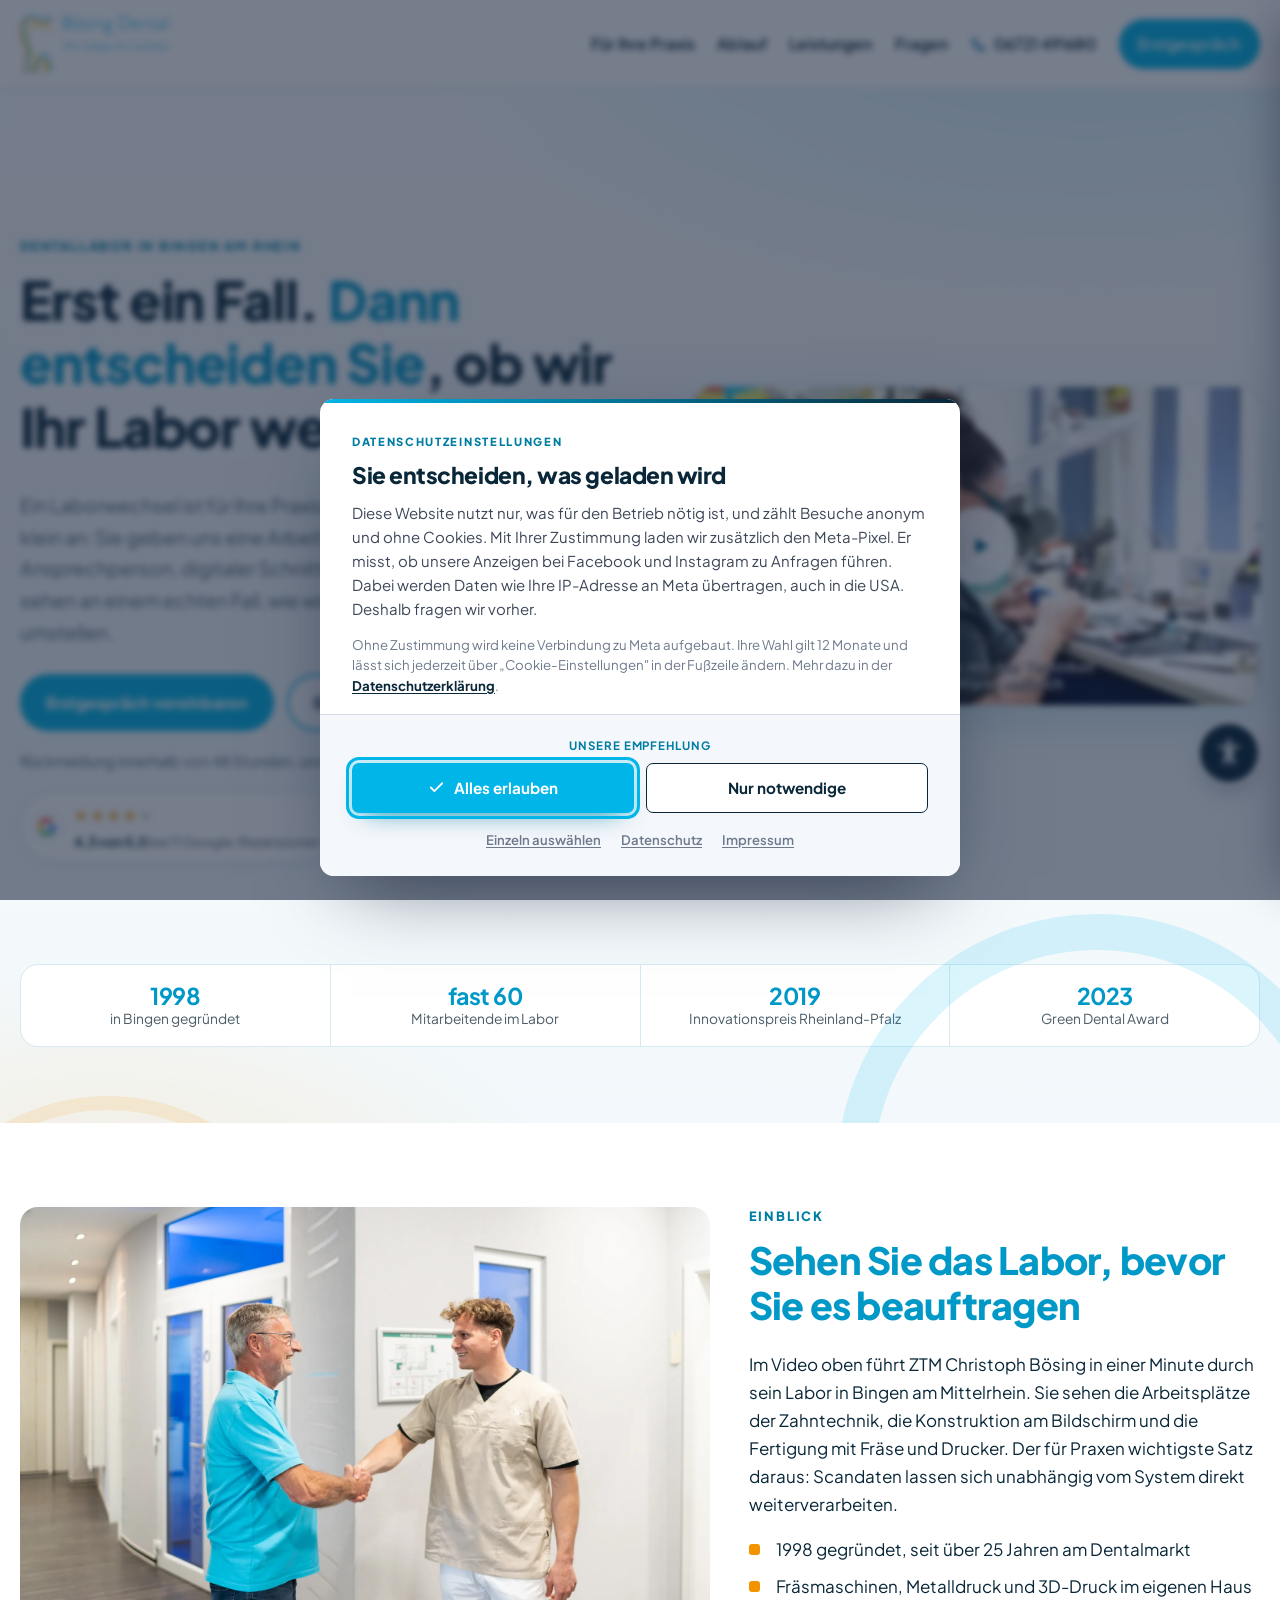
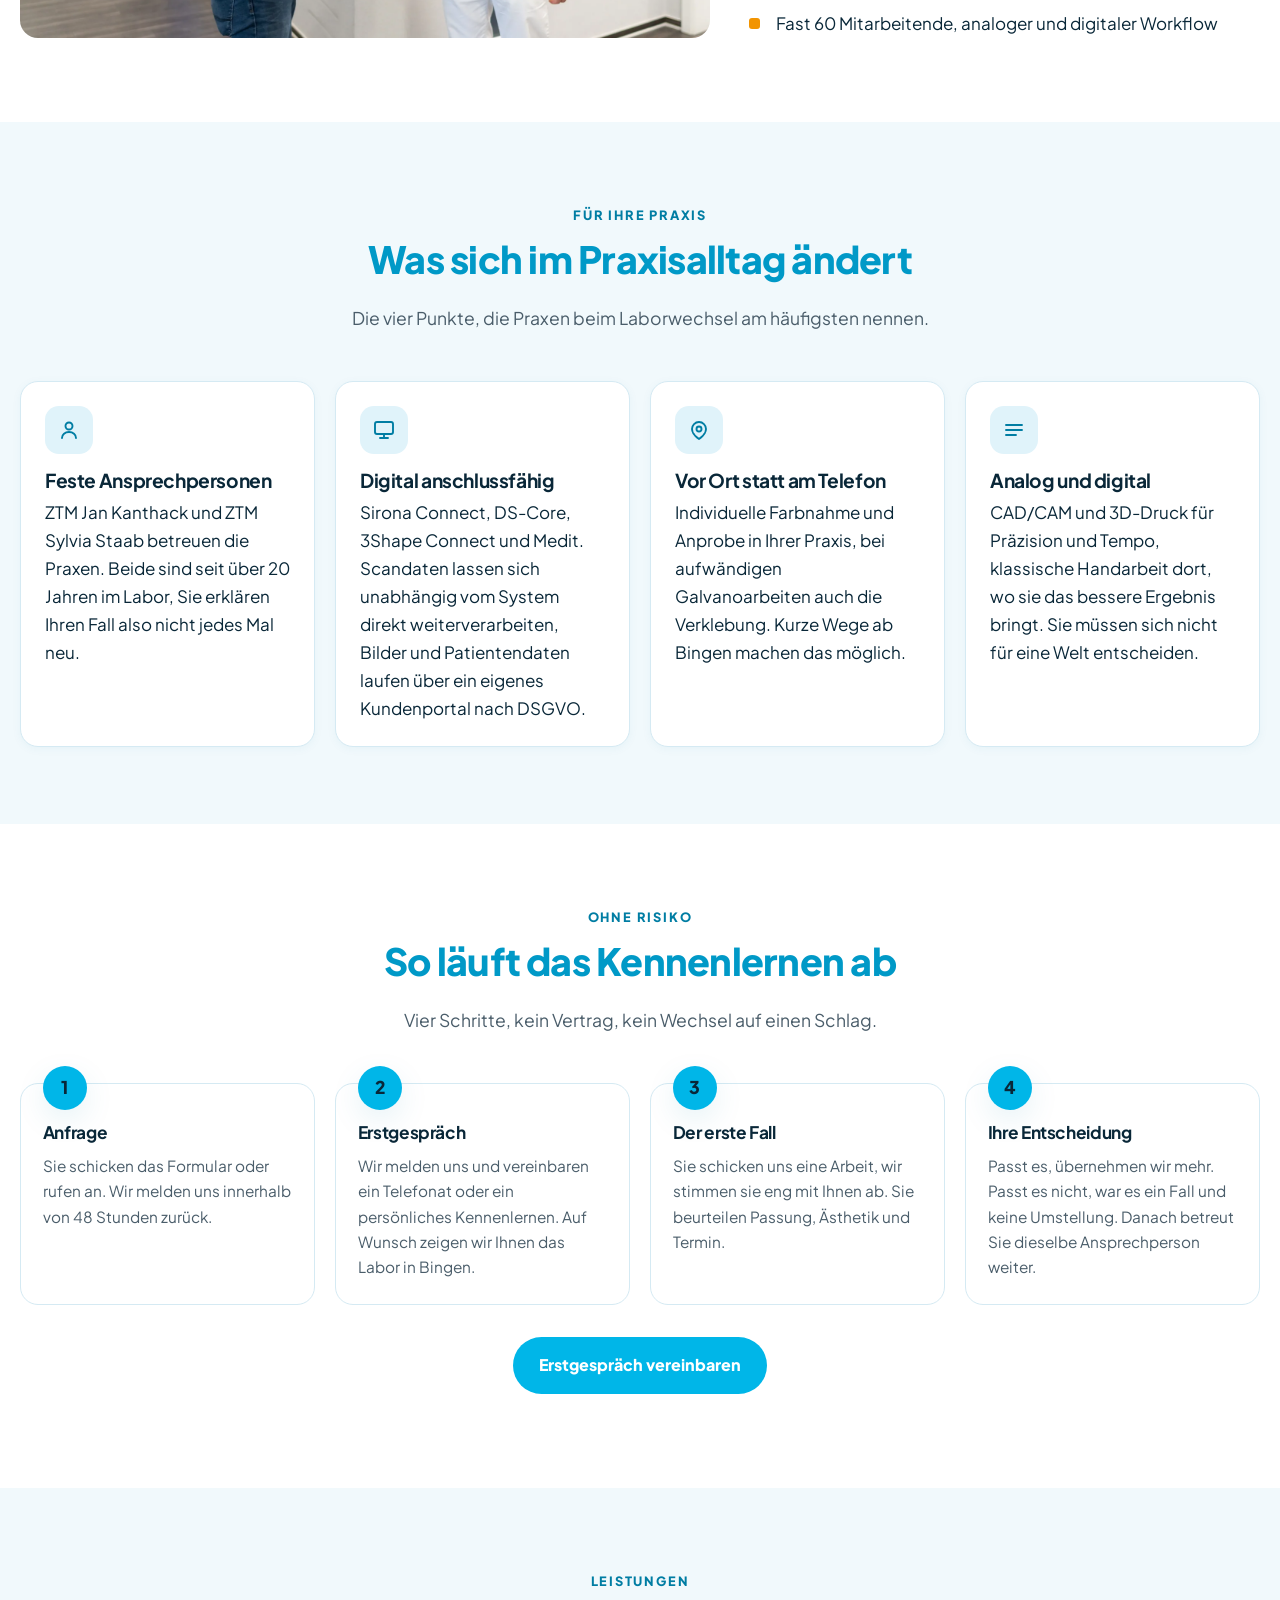
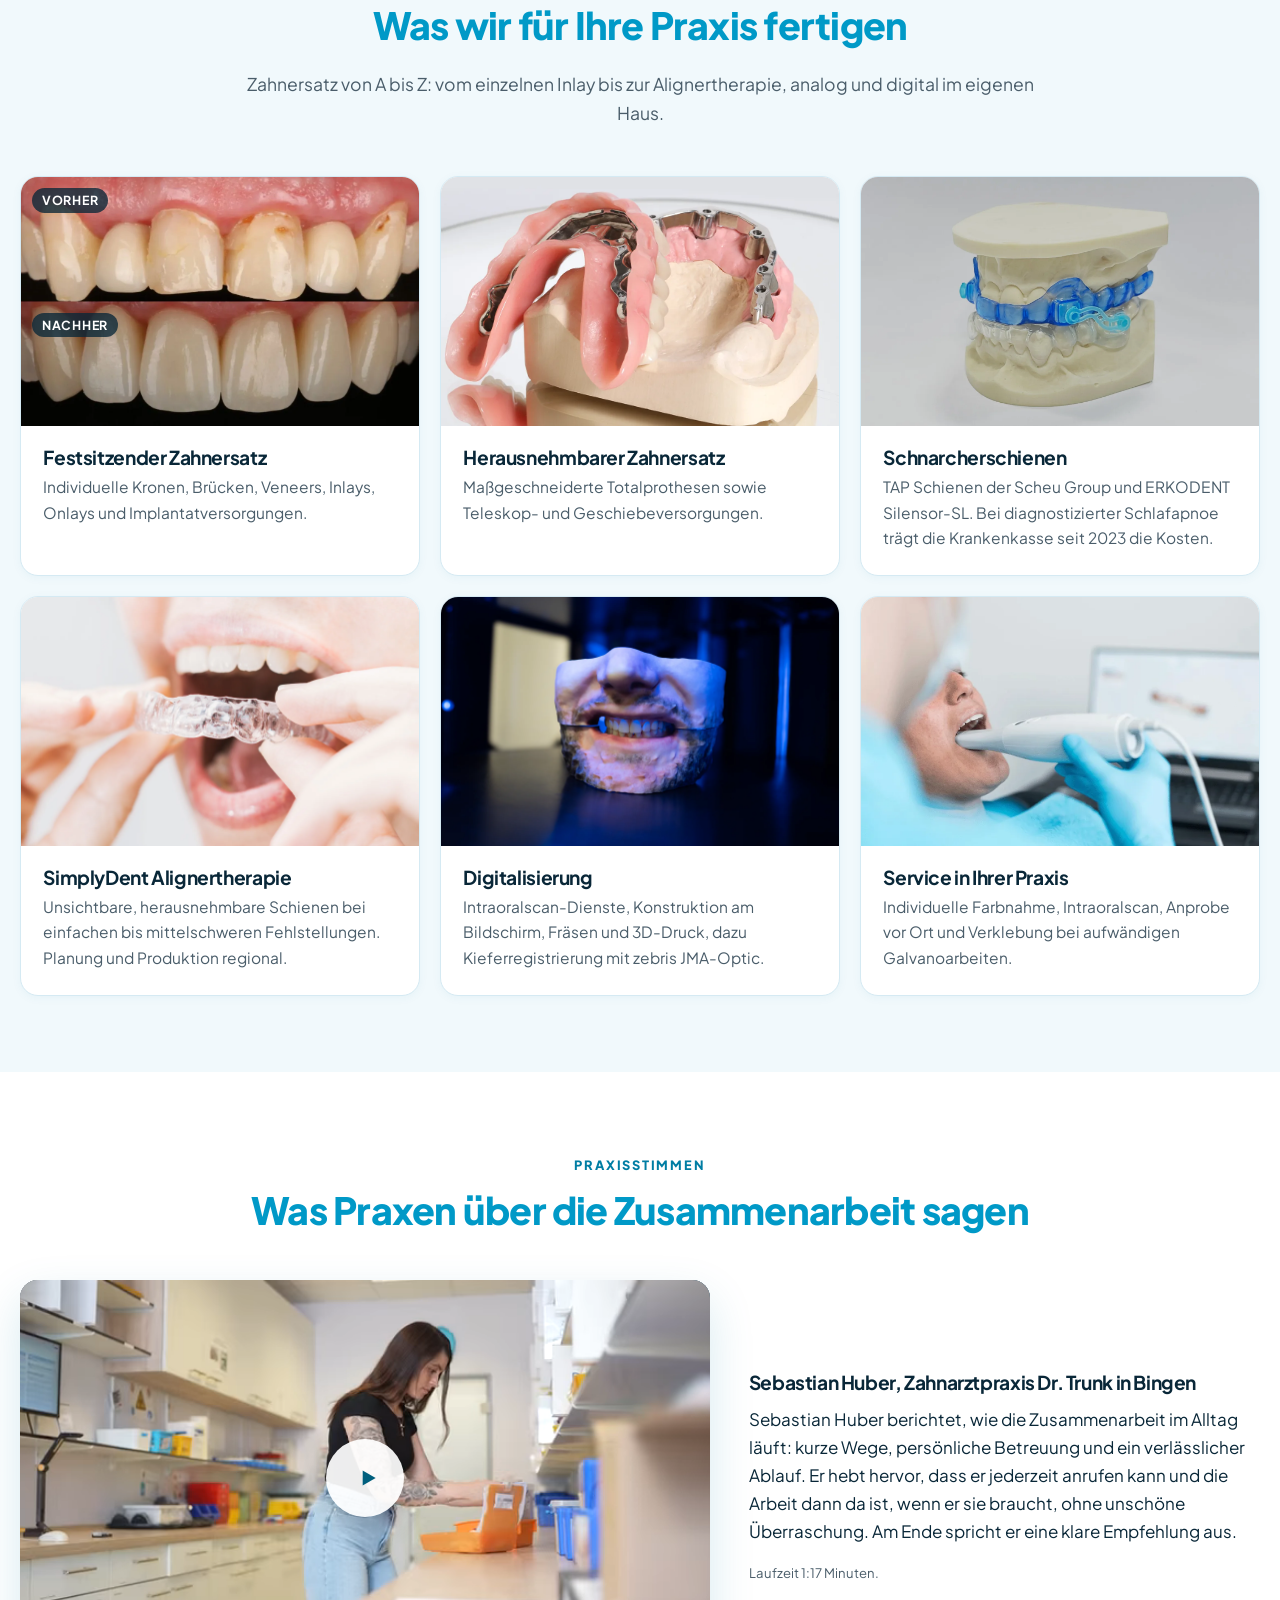
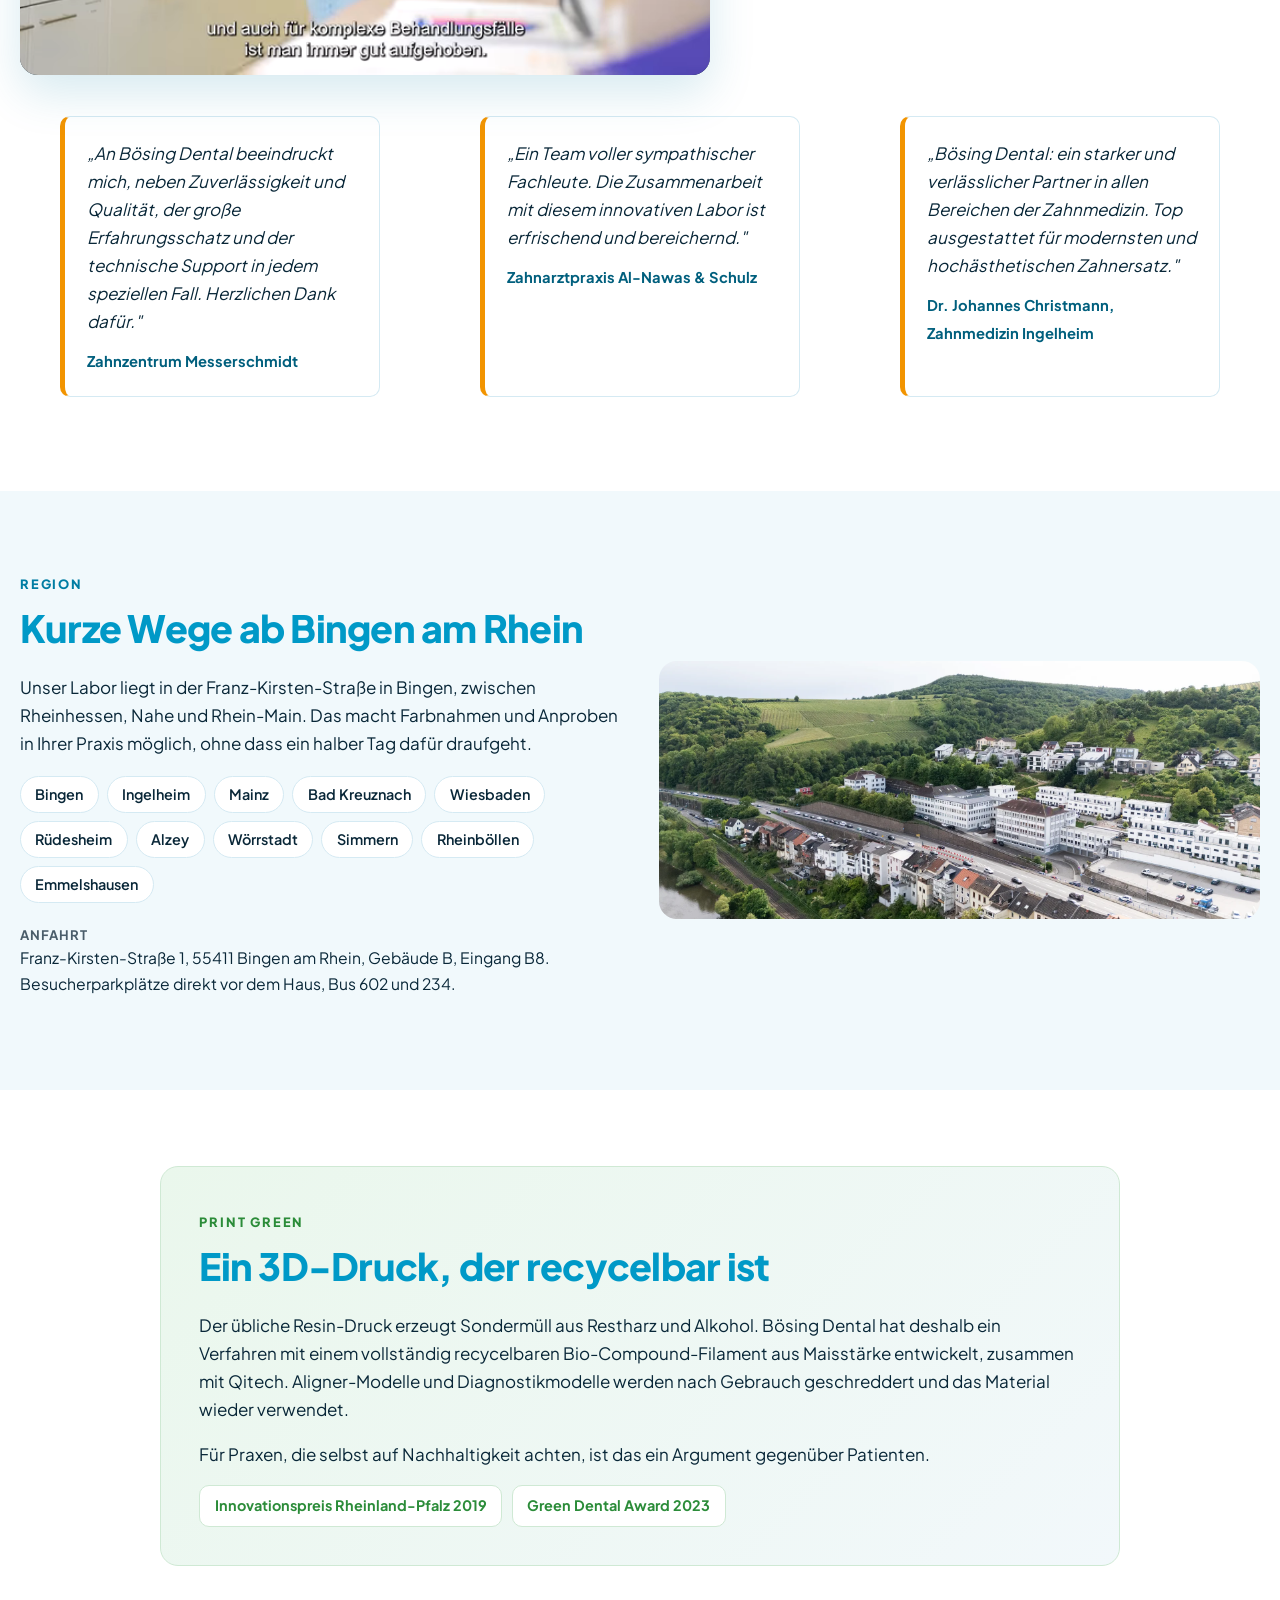
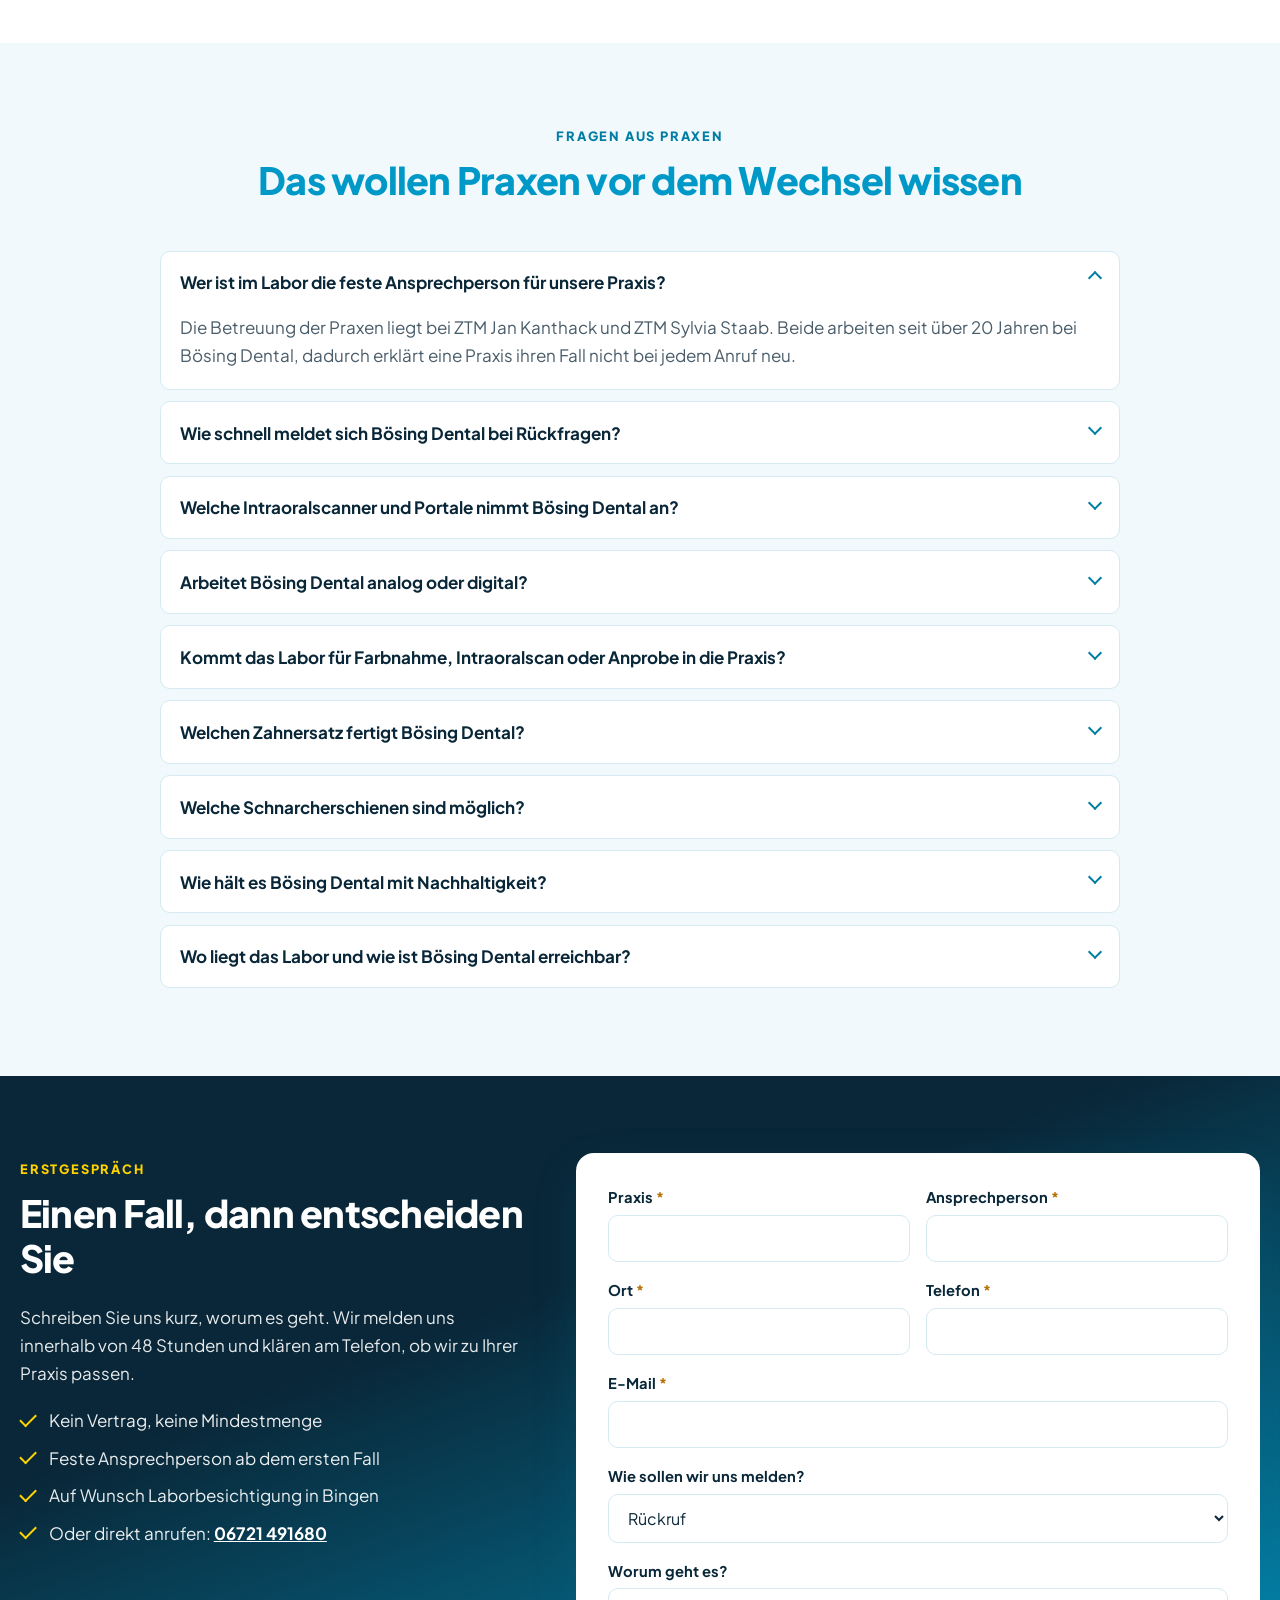
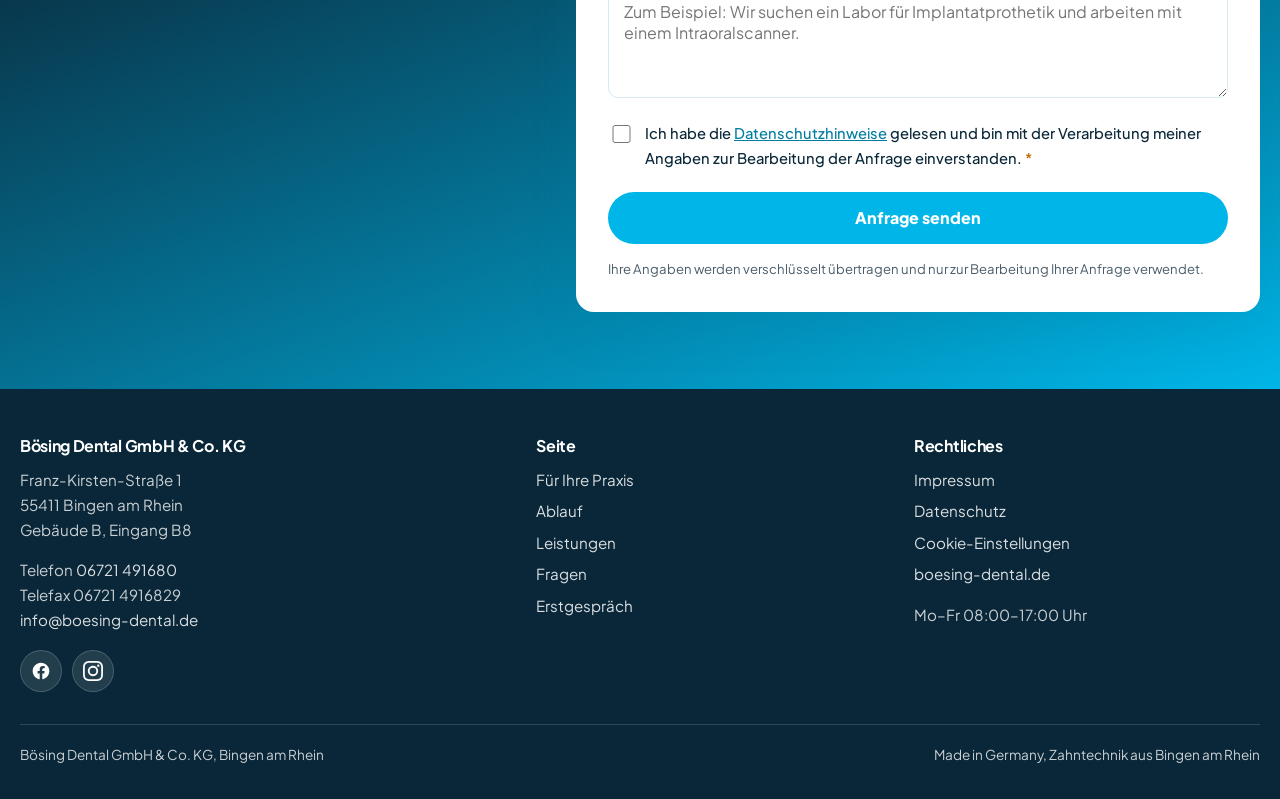
<file: website/index.html>
<!DOCTYPE html>
<html lang="de">
<head>
<meta charset="utf-8">
<!-- Google Search Console: Bestaetigung ueber HTML-Tag.
     search.google.com/search-console -> Property hinzufuegen -> Praefix-URL ->
     "HTML-Tag" -> Code kopieren, unten eintragen, Zeile aktiv schalten, dann
     in der Search Console auf "Bestaetigen". Alternativ per DNS-Eintrag.
<meta name="google-site-verification" content="HIER-CODE-EINTRAGEN">
-->
<meta name="viewport" content="width=device-width, initial-scale=1">
<title>Dentallabor Bingen für Praxen | Bösing Dental</title>
<meta name="description" content="Dentallabor in Bingen am Rhein für Zahnarztpraxen: feste Ansprechpersonen, digitale Schnittstellen, Anprobe vor Ort. Erst ein Fall zum Kennenlernen, dann entscheiden Sie.">
<meta name="robots" content="index,follow">
<link rel="canonical" href="https://www.boesing-dentallabor.de/">
<meta property="og:url" content="https://www.boesing-dentallabor.de/">
<meta property="og:image" content="https://www.boesing-dentallabor.de/img/imagevideo-poster-dentallabor-bingen.jpg">
<meta property="og:type" content="website">
<meta property="og:title" content="Dentallabor Bingen für Zahnarztpraxen | Bösing Dental">
<meta property="og:description" content="Erst ein Fall zum Kennenlernen, dann entscheiden Sie. Dentallabor in Bingen am Rhein, analog und digital.">
<meta property="og:locale" content="de_DE">
<link rel="icon" href="img/favicon-192.png" sizes="192x192" type="image/png">
<link rel="icon" href="img/favicon-32.png" sizes="32x32" type="image/png">
<link rel="apple-touch-icon" href="img/apple-touch-icon.png">
<link rel="preload" href="fonts/plus-jakarta-sans-latin-400-normal.woff2" as="font" type="font/woff2" crossorigin>
<link rel="preload" href="fonts/plus-jakarta-sans-latin-700-normal.woff2" as="font" type="font/woff2" crossorigin>
<link rel="stylesheet" href="assets/schrift.css">
<link rel="stylesheet" href="assets/stil.css?v=20261002a">
<link rel="stylesheet" href="assets/einwilligung.css?v=20261002a">
<link rel="stylesheet" href="assets/barrierefreiheit.css">
<script type="application/ld+json">
{
  "@context":"https://schema.org",
  "@type":"LocalBusiness",
  "additionalType":"https://www.wikidata.org/wiki/Q1200735",
  "name":"Bösing Dental GmbH & Co. KG",
  "description":"Dentallabor in Bingen am Rhein für Zahnarztpraxen. Festsitzender und herausnehmbarer Zahnersatz, Schienen, Alignertherapie, digitale Fertigung.",
  "url":"https://boesing-dental.de/",
  "telephone":"+49 6721 491680",
  "email":"info@boesing-dental.de",
  "address":{
    "@type":"PostalAddress",
    "streetAddress":"Franz-Kirsten-Straße 1",
    "postalCode":"55411",
    "addressLocality":"Bingen am Rhein",
    "addressRegion":"Rheinland-Pfalz",
    "addressCountry":"DE"
  },
  "areaServed":{
    "@type":"GeoCircle",
    "geoMidpoint":{"@type":"GeoCoordinates","latitude":49.9624221,"longitude":7.8897073},
    "geoRadius":"100000"
  },
  "geo":{"@type":"GeoCoordinates","latitude":49.9624221,"longitude":7.8897073},
  "openingHoursSpecification":[
    {"@type":"OpeningHoursSpecification","dayOfWeek":["Monday","Tuesday","Wednesday","Thursday","Friday"],"opens":"08:00","closes":"17:00"}
  ],
  "sameAs":[
    "https://www.facebook.com/BosingDental",
    "https://www.instagram.com/boesingdental/"
  ],
  "founder":{"@type":"Person","name":"Christoph Bösing","jobTitle":"Zahntechnikermeister"},
  "foundingDate":"1998",
  "award":["Innovationspreis des Landes Rheinland-Pfalz 2019","Green Dental Award 2023"]
}
</script>
<script type="application/ld+json">
{
 "@context": "https://schema.org",
 "@type": "FAQPage",
 "mainEntity": [
  {
   "@type": "Question",
   "name": "Wer ist im Labor die feste Ansprechperson für unsere Praxis?",
   "acceptedAnswer": {
    "@type": "Answer",
    "text": "Die Betreuung der Praxen liegt bei ZTM Jan Kanthack und ZTM Sylvia Staab. Beide arbeiten seit über 20 Jahren bei Bösing Dental, dadurch erklärt eine Praxis ihren Fall nicht bei jedem Anruf neu."
   }
  },
  {
   "@type": "Question",
   "name": "Wie schnell meldet sich Bösing Dental bei Rückfragen?",
   "acceptedAnswer": {
    "@type": "Answer",
    "text": "Bösing Dental meldet sich innerhalb von 48 Stunden. Wer schneller sprechen will, erreicht das Labor montags bis freitags von 08:00 bis 17:00 Uhr unter 06721 491680."
   }
  },
  {
   "@type": "Question",
   "name": "Welche Intraoralscanner und Portale nimmt Bösing Dental an?",
   "acceptedAnswer": {
    "@type": "Answer",
    "text": "Bösing Dental arbeitet mit Sirona Connect, DS-Core, 3Shape Connect und Medit. Für Bilder und Patientendaten steht ein eigenes Kundenportal nach DSGVO bereit, die Abrechnungsdaten laufen über DeLaKom als XML oder PDF."
   }
  },
  {
   "@type": "Question",
   "name": "Arbeitet Bösing Dental analog oder digital?",
   "acceptedAnswer": {
    "@type": "Answer",
    "text": "Bösing Dental fertigt in beiden Workflows. CAD/CAM und 3D-Druck laufen im eigenen Haus, daneben besteht der analoge Workflow mit klassischer Handarbeit. Die Entscheidung fällt pro Fall und nicht nach Prinzip."
   }
  },
  {
   "@type": "Question",
   "name": "Kommt das Labor für Farbnahme, Intraoralscan oder Anprobe in die Praxis?",
   "acceptedAnswer": {
    "@type": "Answer",
    "text": "Ja. Individuelle Farbnahmen, Intraoralscans und Anproben führt Bösing Dental auf Wunsch in der Praxis durch, bei aufwändigen Galvanoarbeiten auch die Verklebung vor Ort."
   }
  },
  {
   "@type": "Question",
   "name": "Welchen Zahnersatz fertigt Bösing Dental?",
   "acceptedAnswer": {
    "@type": "Answer",
    "text": "Bösing Dental fertigt Zahnersatz von A bis Z: festsitzenden Zahnersatz mit Kronen, Brücken, Veneers, Inlays, Onlays und Implantatversorgungen sowie herausnehmbaren Zahnersatz mit Totalprothesen, Teleskop- und Geschiebeversorgungen. Dazu kommen Schienen, darunter Schnarcherschienen, und die Alignertherapie SimplyDent, alles im eigenen Haus in Bingen am Rhein."
   }
  },
  {
   "@type": "Question",
   "name": "Welche Schnarcherschienen sind möglich?",
   "acceptedAnswer": {
    "@type": "Answer",
    "text": "Bösing Dental fertigt TAP Schienen der Scheu Group und ERKODENT Silensor-SL. Bei diagnostizierter obstruktiver Schlafapnoe übernimmt die Krankenkasse seit 2023 die Kosten vollständig."
   }
  },
  {
   "@type": "Question",
   "name": "Wie hält es Bösing Dental mit Nachhaltigkeit?",
   "acceptedAnswer": {
    "@type": "Answer",
    "text": "Unter dem Namen Print Green hat Bösing Dental gemeinsam mit Qitech einen 3D-Druck mit recycelbarem Bio-Compound aus Maisstärke aufgebaut, statt Restharz und Alkohol als Sondermüll zu entsorgen. Dafür gab es 2019 den Innovationspreis des Landes Rheinland-Pfalz und 2023 den Green Dental Award."
   }
  },
  {
   "@type": "Question",
   "name": "Wo liegt das Labor und wie ist Bösing Dental erreichbar?",
   "acceptedAnswer": {
    "@type": "Answer",
    "text": "Bösing Dental fertigt in der Franz-Kirsten-Straße 1, 55411 Bingen am Rhein, Gebäude B, Eingang B8. Praxen erreichen das Labor unter der Telefonnummer 06721 491680 und per E-Mail an info@boesing-dental.de. Das Labor ist montags bis freitags von 08:00 bis 17:00 Uhr erreichbar. Besucherparkplätze liegen vor dem Haus, die Buslinien 602 und 234 halten in der Nähe."
   }
  }
 ]
}
</script>
<script type="application/ld+json">
{
 "@context": "https://schema.org",
 "@graph": [
  {
   "@type": "VideoObject",
   "name": "Bösing Dental in Bingen am Rhein, das Labor im Überblick",
   "description": "ZTM Christoph Bösing führt durch sein Dentallabor in Bingen am Rhein: gegründet 1998, fast 60 Mitarbeitende, Fräsmaschinen, Metalldruck und 3D-Druck im eigenen Haus, Scandaten aus allen gängigen Systemen.",
   "thumbnailUrl": "https://www.boesing-dentallabor.de/img/imagevideo-poster-dentallabor-bingen.jpg",
   "contentUrl": "https://www.boesing-dentallabor.de/videos/imagevideo-dentallabor-bingen.mp4",
   "uploadDate": "2026-06-12",
   "duration": "PT1M2S",
   "inLanguage": "de-DE"
  },
  {
   "@type": "VideoObject",
   "name": "Sebastian Huber, Zahnarztpraxis Dr. Trunk, über die Zusammenarbeit mit Bösing Dental",
   "description": "Sebastian Huber, Zahnarzt in der Zahnarztpraxis Dr. Trunk in Bingen, berichtet über persönliche Betreuung, verlässliche Abläufe und kurze Wege in der Zusammenarbeit mit dem Dentallabor Bösing Dental.",
   "thumbnailUrl": "https://www.boesing-dentallabor.de/img/testimonial-poster-dentallabor-bingen.jpg",
   "contentUrl": "https://www.boesing-dentallabor.de/videos/testimonial-zahnarztpraxis-dentallabor-bingen.mp4",
   "uploadDate": "2026-06-12",
   "duration": "PT1M17S",
   "inLanguage": "de-DE"
  }
 ]
}
</script>
<!-- Platz für Meta Pixel oder Consent-Werkzeug beim Livegang. Im Entwurf bewusst leer. -->
</head>
<body>

<a class="sprung" href="#inhalt">Zum Inhalt springen</a>
<a class="sprung" href="#anfrage">Zum Kontaktformular springen</a>

<header>
  <div class="huelle-kopf kopf">
    <a class="marke" href="#inhalt" aria-label="Bösing Dental, zur Startseite">
      <picture>
        <source srcset="img/logo-boesing-dental.webp" type="image/webp">
        <img src="img/logo-boesing-dental.png" alt="Bösing Dental, wir lieben Ihr Lächeln" width="1167" height="456" fetchpriority="high" decoding="async">
      </picture>
    </a>
    <button class="burger" type="button" aria-expanded="false" aria-controls="hauptnavigation" aria-label="Menü öffnen">
      <span></span>
    </button>
    <nav class="kopf-nav" id="hauptnavigation" aria-label="Hauptnavigation">
      <a href="#vorteile">Für Ihre Praxis</a>
      <a href="#ablauf">Ablauf</a>
      <a href="#leistungen">Leistungen</a>
      <a href="#fragen">Fragen</a>
      <a class="kopf-tel" href="tel:+496721491680">
        <svg width="17" height="17" viewBox="0 0 24 24" fill="none" stroke="#0e7ba8" stroke-width="2" aria-hidden="true" focusable="false">
          <path d="M4 4h4l2 5-2 1a10 10 0 006 6l1-2 5 2v4a1 1 0 01-1 1A17 17 0 013 5a1 1 0 011-1z"/>
        </svg>
        06721 491680
      </a>
      <a class="knopf knopf-haupt knopf-klein" href="#anfrage">Erstgespräch</a>
    </nav>
  </div>
</header>

<main id="inhalt">

  <!-- ------------------------------------------------------------- Hero -->
  <section class="hero" aria-labelledby="hero-titel">
    <span class="bogen" aria-hidden="true"></span>
    <span class="bogen-orange" aria-hidden="true"></span>
    <div class="huelle hero-raster">
      <div>
        <span class="augbraue">Dentallabor in Bingen am Rhein</span>
        <h1 id="hero-titel">Erst ein Fall. <span>Dann entscheiden Sie</span>, ob wir Ihr Labor werden.</h1>
        <p class="hero-lead">Ein Laborwechsel ist für Ihre Praxis ein Risiko. Deshalb fangen wir klein an: Sie geben uns eine Arbeit, wir liefern sie mit fester Ansprechperson, digitaler Schnittstelle und Anprobe vor Ort. Sie sehen an einem echten Fall, wie wir arbeiten, bevor Sie etwas umstellen.</p>
        <div class="hero-knoepfe">
          <a class="knopf knopf-haupt" href="#anfrage">Erstgespräch vereinbaren</a>
          <a class="knopf knopf-zweit" href="tel:+496721491680">06721 491680</a>
        </div>
        <p class="hero-mini">Rückmeldung innerhalb von 48 Stunden, unverbindlich und ohne Vertragsbindung.</p>
        <a class="google-punkt" href="https://maps.google.com/?cid=6138101996086060236" rel="noopener" target="_blank">
          <span class="google-g" aria-hidden="true"><img src="img/google-g.svg" alt="" width="18" height="18" decoding="async"></span>
          <span>
            <span class="sterne" role="img" aria-label="4,3 von 5 Sternen bei 11 Google-Rezensionen">
              <span aria-hidden="true">★★★★★</span><span class="sterne-gold" style="width:86%" aria-hidden="true">★★★★★</span>
            </span>
            <span class="google-txt"><b>4,3 von 5,0</b> bei 11 Google-Rezensionen</span>
          </span>
        </a>
      </div>
      <div>
        <div class="video-rahmen hero-video" data-video="videos/imagevideo-dentallabor-bingen.mp4" data-poster="img/imagevideo-poster-dentallabor-bingen.jpg" data-vorschau="videos/imagevideo-vorschau-dentallabor-bingen">
          <picture>
            <source srcset="img/imagevideo-poster-dentallabor-bingen.webp" type="image/webp">
            <img src="img/imagevideo-poster-dentallabor-bingen.jpg" alt="ZTM Christoph Bösing im Besprechungsraum seines Dentallabors in Bingen am Rhein" width="1600" height="900" fetchpriority="high" decoding="async">
          </picture>
          <button class="abspielen" type="button" aria-label="Imagevideo abspielen">
              <span><svg width="26" height="26" viewBox="0 0 24 24" aria-hidden="true"><path d="M8 5l12 7-12 7z"/></svg></span>
            </button>
        </div>
      </div>
    </div>
    <div class="huelle">
      <div class="anker-reihe">
        <div class="anker"><b>1998</b><span>in Bingen gegründet</span></div>
        <div class="anker"><b>fast 60</b><span>Mitarbeitende im Labor</span></div>
        <div class="anker"><b>2019</b><span>Innovationspreis Rheinland-Pfalz</span></div>
        <div class="anker"><b>2023</b><span>Green Dental Award</span></div>
      </div>
    </div>
  </section>

  <!-- ---------------------------------------------------- Imagevideo -->
  <section class="weiss" aria-labelledby="video-titel">
    <div class="huelle">
      <div class="video-block">
        <div>
          <div class="bild">
            <picture>
              <source srcset="img/begruessung-zahnarztpraxis-dentallabor-bingen.webp" type="image/webp">
              <img src="img/begruessung-zahnarztpraxis-dentallabor-bingen.jpg" alt="Begrüßung eines Zahnarztes im Dentallabor Bösing Dental in Bingen am Rhein" width="1800" height="1200" loading="lazy" decoding="async">
            </picture>
          </div>
        </div>
        <div class="video-text">
          <span class="augbraue">Einblick</span>
          <h2 id="video-titel">Sehen Sie das Labor, bevor Sie es beauftragen</h2>
          <p>Im Video oben führt ZTM Christoph Bösing in einer Minute durch sein Labor in Bingen am Mittelrhein. Sie sehen die Arbeitsplätze der Zahntechnik, die Konstruktion am Bildschirm und die Fertigung mit Fräse und Drucker. Der für Praxen wichtigste Satz daraus: Scandaten lassen sich unabhängig vom System direkt weiterverarbeiten.</p>
          <ul>
            <li>1998 gegründet, seit über 25 Jahren am Dentalmarkt</li>
            <li>Fräsmaschinen, Metalldruck und 3D-Druck im eigenen Haus</li>
            <li>Fast 60 Mitarbeitende, analoger und digitaler Workflow</li>
          </ul>
        </div>
      </div>
    </div>
  </section>

  <!-- ------------------------------------------------------- Vorteile -->
  <section class="hell" id="vorteile" aria-labelledby="vorteile-titel">
    <div class="huelle">
      <div class="kopfzeile-block mitte">
        <span class="augbraue">Für Ihre Praxis</span>
        <h2 id="vorteile-titel">Was sich im Praxisalltag ändert</h2>
        <p class="lead">Die vier Punkte, die Praxen beim Laborwechsel am häufigsten nennen.</p>
      </div>
      <div class="raster raster-4">
        <div class="karte">
          <div class="karte-symbol"><svg width="24" height="24" viewBox="0 0 24 24" aria-hidden="true"><circle cx="12" cy="8" r="3.5"/><path d="M5 20c0-3.5 3-6 7-6s7 2.5 7 6"/></svg></div>
          <h3>Feste Ansprechpersonen</h3>
          <p>ZTM Jan Kanthack und ZTM Sylvia Staab betreuen die Praxen. Beide sind seit über 20 Jahren im Labor, Sie erklären Ihren Fall also nicht jedes Mal neu.</p>
        </div>
        <div class="karte">
          <div class="karte-symbol"><svg width="24" height="24" viewBox="0 0 24 24" aria-hidden="true"><rect x="3" y="4" width="18" height="12" rx="2"/><path d="M8 20h8M12 16v4"/></svg></div>
          <h3>Digital anschlussfähig</h3>
          <p>Sirona Connect, DS-Core, 3Shape Connect und Medit. Scandaten lassen sich unabhängig vom System direkt weiterverarbeiten, Bilder und Patientendaten laufen über ein eigenes Kundenportal nach DSGVO.</p>
        </div>
        <div class="karte">
          <div class="karte-symbol"><svg width="24" height="24" viewBox="0 0 24 24" aria-hidden="true"><path d="M12 21s-7-4.5-7-10a7 7 0 0114 0c0 5.5-7 10-7 10z"/><circle cx="12" cy="11" r="2.5"/></svg></div>
          <h3>Vor Ort statt am Telefon</h3>
          <p>Individuelle Farbnahme und Anprobe in Ihrer Praxis, bei aufwändigen Galvanoarbeiten auch die Verklebung. Kurze Wege ab Bingen machen das möglich.</p>
        </div>
        <div class="karte">
          <div class="karte-symbol"><svg width="24" height="24" viewBox="0 0 24 24" aria-hidden="true"><path d="M4 7h16M4 12h16M4 17h10"/></svg></div>
          <h3>Analog und digital</h3>
          <p>CAD/CAM und 3D-Druck für Präzision und Tempo, klassische Handarbeit dort, wo sie das bessere Ergebnis bringt. Sie müssen sich nicht für eine Welt entscheiden.</p>
        </div>
      </div>
    </div>
  </section>

  <!-- --------------------------------------------------------- Ablauf -->
  <section class="weiss" id="ablauf" aria-labelledby="ablauf-titel">
    <div class="huelle">
      <div class="kopfzeile-block mitte">
        <span class="augbraue">Ohne Risiko</span>
        <h2 id="ablauf-titel">So läuft das Kennenlernen ab</h2>
        <p class="lead">Vier Schritte, kein Vertrag, kein Wechsel auf einen Schlag.</p>
      </div>
      <div class="ablauf">
        <div class="schritt">
          <h3>Anfrage</h3>
          <p>Sie schicken das Formular oder rufen an. Wir melden uns innerhalb von 48 Stunden zurück.</p>
        </div>
        <div class="schritt">
          <h3>Erstgespräch</h3>
          <p>Wir melden uns und vereinbaren ein Telefonat oder ein persönliches Kennenlernen. Auf Wunsch zeigen wir Ihnen das Labor in Bingen.</p>
        </div>
        <div class="schritt">
          <h3>Der erste Fall</h3>
          <p>Sie schicken uns eine Arbeit, wir stimmen sie eng mit Ihnen ab. Sie beurteilen Passung, Ästhetik und Termin.</p>
        </div>
        <div class="schritt">
          <h3>Ihre Entscheidung</h3>
          <p>Passt es, übernehmen wir mehr. Passt es nicht, war es ein Fall und keine Umstellung. Danach betreut Sie dieselbe Ansprechperson weiter.</p>
        </div>
      </div>
      <p class="mitte" style="margin-top:2rem"><a class="knopf knopf-haupt" href="#anfrage">Erstgespräch vereinbaren</a></p>
    </div>
  </section>

  <!-- ------------------------------------------------------ Leistungen -->
  <section class="hell" id="leistungen" aria-labelledby="leistungen-titel">
    <div class="huelle">
      <div class="kopfzeile-block mitte">
        <span class="augbraue">Leistungen</span>
        <h2 id="leistungen-titel">Was wir für Ihre Praxis fertigen</h2>
        <p class="lead">Zahnersatz von A bis Z: vom einzelnen Inlay bis zur Alignertherapie, analog und digital im eigenen Haus.</p>
      </div>
      <div class="raster raster-3">
        <article class="karte leistung">
          <div class="bild">
            <picture>
              <source srcset="img/frontzaehne-vorher-nachher-dentallabor-bingen.webp" type="image/webp">
              <img src="img/frontzaehne-vorher-nachher-dentallabor-bingen.jpg" alt="Oberkiefer-Frontzähne vor und nach der Versorgung mit festsitzendem Zahnersatz, oben vorher, unten nachher" width="1080" height="675" loading="lazy" decoding="async">
            </picture>
            <span class="bild-marke" aria-hidden="true">vorher</span>
            <span class="bild-marke unten" aria-hidden="true">nachher</span>
          </div>
          <div class="leistung-text">
            <h3>Festsitzender Zahnersatz</h3>
            <p>Individuelle Kronen, Brücken, Veneers, Inlays, Onlays und Implantatversorgungen.</p>
          </div>
        </article>
        <article class="karte leistung">
          <div class="bild">
            <picture>
              <source srcset="img/stegprothese-implantate-dentallabor-bingen.webp" type="image/webp">
              <img src="img/stegprothese-implantate-dentallabor-bingen.jpg" alt="Herausnehmbare Prothese mit Metallgerüst neben dem Implantatsteg auf dem Arbeitsmodell" width="1080" height="675" loading="lazy" decoding="async">
            </picture>
          </div>
          <div class="leistung-text">
            <h3>Herausnehmbarer Zahnersatz</h3>
            <p>Maßgeschneiderte Totalprothesen sowie Teleskop- und Geschiebeversorgungen.</p>
          </div>
        </article>
        <article class="karte leistung">
          <div class="bild">
            <picture>
              <source srcset="img/schnarcherschiene-protrusionsschiene-dentallabor-bingen.webp" type="image/webp">
              <img src="img/schnarcherschiene-protrusionsschiene-dentallabor-bingen.jpg" alt="Schnarcherschiene aus zwei Schienen mit seitlichen Verbindungselementen auf einem Gebissmodell" width="1440" height="900" loading="lazy" decoding="async">
            </picture>
          </div>
          <div class="leistung-text">
            <h3>Schnarcherschienen</h3>
            <p>TAP Schienen der Scheu Group und ERKODENT Silensor-SL. Bei diagnostizierter Schlafapnoe trägt die Krankenkasse seit 2023 die Kosten.</p>
          </div>
        </article>
        <article class="karte leistung">
          <div class="bild">
            <picture>
              <source srcset="img/aligner-schiene-simplydent-dentallabor-bingen.webp" type="image/webp">
              <img src="img/aligner-schiene-simplydent-dentallabor-bingen.jpg" alt="Transparente Aligner-Schiene wird in den Oberkiefer eingesetzt" width="1600" height="1000" loading="lazy" decoding="async">
            </picture>
          </div>
          <div class="leistung-text">
            <h3>SimplyDent Alignertherapie</h3>
            <p>Unsichtbare, herausnehmbare Schienen bei einfachen bis mittelschweren Fehlstellungen. Planung und Produktion regional.</p>
          </div>
        </article>
        <article class="karte leistung">
          <div class="bild">
            <picture>
              <source srcset="img/3d-druck-gesichtsmodell-dentallabor-bingen.webp" type="image/webp">
              <img src="img/3d-druck-gesichtsmodell-dentallabor-bingen.jpg" alt="Farbig gedrucktes 3D-Modell eines Gesichtsausschnitts mit Zähnen, gefertigt im 3D-Druck" width="1600" height="1000" loading="lazy" decoding="async">
            </picture>
          </div>
          <div class="leistung-text">
            <h3>Digitalisierung</h3>
            <p>Intraoralscan-Dienste, Konstruktion am Bildschirm, Fräsen und 3D-Druck, dazu Kieferregistrierung mit zebris JMA-Optic.</p>
          </div>
        </article>
        <article class="karte leistung">
          <div class="bild">
            <picture>
              <source srcset="img/intraoralscan-zahnarztpraxis-dentallabor-bingen.webp" type="image/webp">
              <img src="img/intraoralscan-zahnarztpraxis-dentallabor-bingen.jpg" alt="Intraoralscan beim Patienten im Behandlungsstuhl, der digitale Abdruck erscheint auf dem Bildschirm" width="979" height="612" loading="lazy" decoding="async">
            </picture>
          </div>
          <div class="leistung-text">
            <h3>Service in Ihrer Praxis</h3>
            <p>Individuelle Farbnahme, Intraoralscan, Anprobe vor Ort und Verklebung bei aufwändigen Galvanoarbeiten.</p>
          </div>
        </article>
      </div>
    </div>
  </section>

  <!-- ------------------------------------------------------ Testimonial -->
  <section class="weiss" aria-labelledby="stimmen-titel">
    <div class="huelle">
      <div class="kopfzeile-block mitte">
        <span class="augbraue">Praxisstimmen</span>
        <h2 id="stimmen-titel">Was Praxen über die Zusammenarbeit sagen</h2>
      </div>
      <div class="video-block">
        <div>
          <div class="video-rahmen" data-video="videos/testimonial-zahnarztpraxis-dentallabor-bingen.mp4?v=20261007" data-poster="img/testimonial-poster-dentallabor-bingen.jpg" data-vorschau="videos/testimonial-vorschau-zahnarztpraxis-dentallabor-bingen">
            <picture>
              <source srcset="img/testimonial-poster-dentallabor-bingen.webp" type="image/webp">
              <img src="img/testimonial-poster-dentallabor-bingen.jpg" alt="Sebastian Huber, Zahnarzt in der Zahnarztpraxis Dr. Trunk in Bingen, im Gespräch über die Zusammenarbeit mit Bösing Dental" width="1600" height="900" loading="lazy" decoding="async">
            </picture>
            <button class="abspielen" type="button" aria-label="Kundenvideo abspielen">
              <span><svg width="26" height="26" viewBox="0 0 24 24" aria-hidden="true"><path d="M8 5l12 7-12 7z"/></svg></span>
            </button>
          </div>
        </div>
        <div class="video-text">
          <h3>Sebastian Huber, Zahnarztpraxis Dr. Trunk in Bingen</h3>
          <p>Sebastian Huber berichtet, wie die Zusammenarbeit im Alltag läuft: kurze Wege, persönliche Betreuung und ein verlässlicher Ablauf. Er hebt hervor, dass er jederzeit anrufen kann und die Arbeit dann da ist, wenn er sie braucht, ohne unschöne Überraschung. Am Ende spricht er eine klare Empfehlung aus.</p>
          <p class="video-hinweis">Laufzeit 1:17 Minuten.</p>
        </div>
      </div>
      <div class="zitate">
        <blockquote class="zitat">
          <p>„An Bösing Dental beeindruckt mich, neben Zuverlässigkeit und Qualität, der große Erfahrungsschatz und der technische Support in jedem speziellen Fall. Herzlichen Dank dafür."</p>
          <cite>Zahnzentrum Messerschmidt</cite>
        </blockquote>
        <blockquote class="zitat">
          <p>„Ein Team voller sympathischer Fachleute. Die Zusammenarbeit mit diesem innovativen Labor ist erfrischend und bereichernd."</p>
          <cite>Zahnarztpraxis Al-Nawas &amp; Schulz</cite>
        </blockquote>
        <blockquote class="zitat">
          <p>„Bösing Dental: ein starker und verlässlicher Partner in allen Bereichen der Zahnmedizin. Top ausgestattet für modernsten und hochästhetischen Zahnersatz."</p>
          <cite>Dr. Johannes Christmann, Zahnmedizin Ingelheim</cite>
        </blockquote>
      </div>
    </div>
  </section>

  <!-- --------------------------------------------------------- Region -->
  <section class="hell" aria-labelledby="region-titel">
    <div class="huelle">
      <div class="region">
        <div>
          <span class="augbraue">Region</span>
          <h2 id="region-titel">Kurze Wege ab Bingen am Rhein</h2>
          <p>Unser Labor liegt in der Franz-Kirsten-Straße in Bingen, zwischen Rheinhessen, Nahe und Rhein-Main. Das macht Farbnahmen und Anproben in Ihrer Praxis möglich, ohne dass ein halber Tag dafür draufgeht.</p>
          <ul class="orte">
            <li>Bingen</li><li>Ingelheim</li><li>Mainz</li><li>Bad Kreuznach</li>
            <li>Wiesbaden</li><li>Rüdesheim</li><li>Alzey</li><li>Wörrstadt</li>
            <li>Simmern</li><li>Rheinböllen</li><li>Emmelshausen</li>
          </ul>
          <div class="kontaktdaten">
            <p><b>Anfahrt</b>Franz-Kirsten-Straße 1, 55411 Bingen am Rhein, Gebäude B, Eingang B8. Besucherparkplätze direkt vor dem Haus, Bus 602 und 234.</p>
          </div>
        </div>
        <div>
          <div class="bild breit">
            <picture>
              <source srcset="img/standort-luftbild-dentallabor-bingen-am-rhein.webp" type="image/webp">
              <img src="img/standort-luftbild-dentallabor-bingen-am-rhein.jpg" alt="Luftbild des Standorts von Bösing Dental in der Franz-Kirsten-Straße in Bingen am Rhein" width="1800" height="1012" loading="lazy" decoding="async">
            </picture>
          </div>
        </div>
      </div>
    </div>
  </section>


  <!-- -------------------------------------------------- Nachhaltigkeit -->
  <section class="weiss" aria-labelledby="gruen-titel">
    <div class="huelle">
      <div class="gruen-block einspaltig">
        <div>
          <span class="augbraue" style="color:#2b8c39">Print Green</span>
          <h2 id="gruen-titel">Ein 3D-Druck, der recycelbar ist</h2>
          <p>Der übliche Resin-Druck erzeugt Sondermüll aus Restharz und Alkohol. Bösing Dental hat deshalb ein Verfahren mit einem vollständig recycelbaren Bio-Compound-Filament aus Maisstärke entwickelt, zusammen mit Qitech. Aligner-Modelle und Diagnostikmodelle werden nach Gebrauch geschreddert und das Material wieder verwendet.</p>
          <p>Für Praxen, die selbst auf Nachhaltigkeit achten, ist das ein Argument gegenüber Patienten.</p>
          <ul class="preise">
            <li>Innovationspreis Rheinland-Pfalz 2019</li>
            <li>Green Dental Award 2023</li>
          </ul>
        </div>
      </div>
    </div>
  </section>

  <!-- ---------------------------------------------------------- Fragen -->
  <section class="hell" id="fragen" aria-labelledby="fragen-titel">
    <div class="huelle">
      <div class="kopfzeile-block mitte">
        <span class="augbraue">Fragen aus Praxen</span>
        <h2 id="fragen-titel">Das wollen Praxen vor dem Wechsel wissen</h2>
      </div>
      <div class="faq">
        <details open>
          <summary><h3>Wer ist im Labor die feste Ansprechperson für unsere Praxis?</h3></summary>
          <div class="antwort"><p>Die Betreuung der Praxen liegt bei ZTM Jan Kanthack und ZTM Sylvia Staab. Beide arbeiten seit über 20 Jahren bei Bösing Dental, dadurch erklärt eine Praxis ihren Fall nicht bei jedem Anruf neu.</p></div>
        </details>
        <details>
          <summary><h3>Wie schnell meldet sich Bösing Dental bei Rückfragen?</h3></summary>
          <div class="antwort"><p>Bösing Dental meldet sich innerhalb von 48 Stunden. Wer schneller sprechen will, erreicht das Labor montags bis freitags von 08:00 bis 17:00 Uhr unter 06721 491680.</p></div>
        </details>
        <details>
          <summary><h3>Welche Intraoralscanner und Portale nimmt Bösing Dental an?</h3></summary>
          <div class="antwort"><p>Bösing Dental arbeitet mit Sirona Connect, DS-Core, 3Shape Connect und Medit. Für Bilder und Patientendaten steht ein eigenes Kundenportal nach DSGVO bereit, die Abrechnungsdaten laufen über DeLaKom als XML oder PDF.</p></div>
        </details>
        <details>
          <summary><h3>Arbeitet Bösing Dental analog oder digital?</h3></summary>
          <div class="antwort"><p>Bösing Dental fertigt in beiden Workflows. CAD/CAM und 3D-Druck laufen im eigenen Haus, daneben besteht der analoge Workflow mit klassischer Handarbeit. Die Entscheidung fällt pro Fall und nicht nach Prinzip.</p></div>
        </details>
        <details>
          <summary><h3>Kommt das Labor für Farbnahme, Intraoralscan oder Anprobe in die Praxis?</h3></summary>
          <div class="antwort"><p>Ja. Individuelle Farbnahmen, Intraoralscans und Anproben führt Bösing Dental auf Wunsch in der Praxis durch, bei aufwändigen Galvanoarbeiten auch die Verklebung vor Ort.</p></div>
        </details>
        <details>
          <summary><h3>Welchen Zahnersatz fertigt Bösing Dental?</h3></summary>
          <div class="antwort"><p>Bösing Dental fertigt Zahnersatz von A bis Z: festsitzenden Zahnersatz mit Kronen, Brücken, Veneers, Inlays, Onlays und Implantatversorgungen sowie herausnehmbaren Zahnersatz mit Totalprothesen, Teleskop- und Geschiebeversorgungen. Dazu kommen Schienen, darunter Schnarcherschienen, und die Alignertherapie SimplyDent, alles im eigenen Haus in Bingen am Rhein.</p></div>
        </details>
        <details>
          <summary><h3>Welche Schnarcherschienen sind möglich?</h3></summary>
          <div class="antwort"><p>Bösing Dental fertigt TAP Schienen der Scheu Group und ERKODENT Silensor-SL. Bei diagnostizierter obstruktiver Schlafapnoe übernimmt die Krankenkasse seit 2023 die Kosten vollständig.</p></div>
        </details>
        <details>
          <summary><h3>Wie hält es Bösing Dental mit Nachhaltigkeit?</h3></summary>
          <div class="antwort"><p>Unter dem Namen Print Green hat Bösing Dental gemeinsam mit Qitech einen 3D-Druck mit recycelbarem Bio-Compound aus Maisstärke aufgebaut, statt Restharz und Alkohol als Sondermüll zu entsorgen. Dafür gab es 2019 den Innovationspreis des Landes Rheinland-Pfalz und 2023 den Green Dental Award.</p></div>
        </details>
        <details>
          <summary><h3>Wo liegt das Labor und wie ist Bösing Dental erreichbar?</h3></summary>
          <div class="antwort"><p>Bösing Dental fertigt in der Franz-Kirsten-Straße 1, 55411 Bingen am Rhein, Gebäude B, Eingang B8. Praxen erreichen das Labor unter der Telefonnummer 06721 491680 und per E-Mail an info@boesing-dental.de. Das Labor ist montags bis freitags von 08:00 bis 17:00 Uhr erreichbar. Besucherparkplätze liegen vor dem Haus, die Buslinien 602 und 234 halten in der Nähe.</p></div>
        </details>
      </div>
    </div>
  </section>

  <!-- --------------------------------------------------------- Kontakt -->
  <section class="kontakt auf-dunkel" id="anfrage" aria-labelledby="anfrage-titel">
    <div class="huelle">
      <div class="kontakt-raster">
        <div class="kontakt-text">
          <span class="augbraue" style="color:#ffd200">Erstgespräch</span>
          <h2 id="anfrage-titel">Einen Fall, dann entscheiden Sie</h2>
          <p>Schreiben Sie uns kurz, worum es geht. Wir melden uns innerhalb von 48 Stunden und klären am Telefon, ob wir zu Ihrer Praxis passen.</p>
          <ul>
            <li>Kein Vertrag, keine Mindestmenge</li>
            <li>Feste Ansprechperson ab dem ersten Fall</li>
            <li>Auf Wunsch Laborbesichtigung in Bingen</li>
            <li>Oder direkt anrufen: <a href="tel:+496721491680" style="color:#fff"><strong>06721 491680</strong></a></li>
          </ul>
        </div>
        <div>
          <form class="formular" id="anfrage-formular" method="post" action="anfrage-senden.php" novalidate>
            <!-- Schutz vor Robotern: unsichtbares Feld und Zeitstempel. Menschen sehen und füllen das nicht. -->
            <div class="hp" aria-hidden="true"><label for="website">Webseite</label><input type="text" id="website" name="website" tabindex="-1" autocomplete="off"></div>
            <input type="hidden" name="zeit" value="">
            <div class="feld-paar">
              <div class="feld">
                <label for="praxis">Praxis <span class="pflicht" aria-hidden="true">*</span></label>
                <input type="text" id="praxis" name="praxis" autocomplete="organization" required>
                <p class="fehler">Bitte den Namen der Praxis angeben.</p>
              </div>
              <div class="feld">
                <label for="person">Ansprechperson <span class="pflicht" aria-hidden="true">*</span></label>
                <input type="text" id="person" name="person" autocomplete="name" required>
                <p class="fehler">Bitte einen Namen angeben.</p>
              </div>
            </div>
            <div class="feld-paar">
              <div class="feld">
                <label for="ort">Ort <span class="pflicht" aria-hidden="true">*</span></label>
                <input type="text" id="ort" name="ort" autocomplete="address-level2" required>
                <p class="fehler">Bitte den Ort der Praxis angeben.</p>
              </div>
              <div class="feld">
                <label for="telefon">Telefon <span class="pflicht" aria-hidden="true">*</span></label>
                <input type="tel" id="telefon" name="telefon" autocomplete="tel" required>
                <p class="fehler">Bitte eine Telefonnummer für den Rückruf angeben.</p>
              </div>
            </div>
            <div class="feld">
              <label for="mail">E-Mail <span class="pflicht" aria-hidden="true">*</span></label>
              <input type="email" id="mail" name="mail" autocomplete="email" required>
              <p class="fehler">Bitte eine gültige E-Mail-Adresse angeben.</p>
            </div>
            <div class="feld">
              <label for="wunsch">Wie sollen wir uns melden?</label>
              <select id="wunsch" name="wunsch">
                <option>Rückruf</option>
                <option>Besuch in unserer Praxis</option>
                <option>Laborbesichtigung in Bingen</option>
                <option>E-Mail genügt</option>
              </select>
            </div>
            <div class="feld">
              <label for="nachricht">Worum geht es?</label>
              <textarea id="nachricht" name="nachricht" placeholder="Zum Beispiel: Wir suchen ein Labor für Implantatprothetik und arbeiten mit einem Intraoralscanner."></textarea>
            </div>
            <div class="zustimmung zustimmung-block">
              <input type="checkbox" id="datenschutz" name="datenschutz" required>
              <label for="datenschutz" style="font-weight:500">Ich habe die <a href="datenschutz.html" target="_blank" rel="noopener">Datenschutzhinweise</a> gelesen und bin mit der Verarbeitung meiner Angaben zur Bearbeitung der Anfrage einverstanden. <span class="pflicht" aria-hidden="true">*</span>
                <span class="fehler">Ohne diese Zustimmung können wir die Anfrage nicht bearbeiten.</span>
              </label>
            </div>
            <button class="knopf knopf-haupt" type="submit" style="width:100%">Anfrage senden</button>
            <p class="formular-fuss">Ihre Angaben werden verschlüsselt übertragen und nur zur Bearbeitung Ihrer Anfrage verwendet.</p>
          </form>
          <div class="formular" id="danke" hidden>
            <div class="danke">
              <svg width="54" height="54" viewBox="0 0 24 24" fill="none" stroke="#39b54a" stroke-width="2" aria-hidden="true"><circle cx="12" cy="12" r="10"/><path d="M8 12.5l3 3 5-6"/></svg>
              <h3>Danke, Ihre Anfrage ist angekommen</h3>
              <p>Wir melden uns innerhalb von 48 Stunden bei Ihnen. Wenn es schneller gehen soll, erreichen Sie uns unter <a href="tel:+496721491680"><strong>06721 491680</strong></a>.</p>
              <div class="ersatzweg" id="ersatzweg" hidden>
                <p>Der direkte Versand hat gerade nicht geklappt. Ihr Mailprogramm sollte sich mit der fertigen Anfrage geöffnet haben. Falls nicht: <a href="mailto:nboesing@boesing-dental.de" id="mail-nochmal">E-Mail erneut öffnen</a> oder schreiben Sie an <a href="mailto:nboesing@boesing-dental.de">nboesing@boesing-dental.de</a>.</p>
              </div>
            </div>
          </div>
        </div>
      </div>
    </div>
  </section>

</main>

<footer>
  <div class="huelle">
    <div class="fuss-raster">
      <div>
        <h3>Bösing Dental GmbH &amp; Co. KG</h3>
        <p>Franz-Kirsten-Straße 1<br>55411 Bingen am Rhein<br>Gebäude B, Eingang B8</p>
        <p>Telefon <a href="tel:+496721491680">06721 491680</a><br>
           Telefax 06721 4916829<br>
           <a href="mailto:info@boesing-dental.de">info@boesing-dental.de</a></p>
        <div class="soz">
          <a href="https://www.facebook.com/BosingDental" rel="noopener" target="_blank" aria-label="Bösing Dental auf Facebook">
            <svg viewBox="0 0 24 24" aria-hidden="true"><path d="M22 12.06C22 6.5 17.52 2 12 2S2 6.5 2 12.06c0 5.02 3.66 9.18 8.44 9.94v-7.03H7.9v-2.91h2.54V9.85c0-2.51 1.49-3.9 3.77-3.9 1.09 0 2.24.2 2.24.2v2.46h-1.26c-1.24 0-1.63.78-1.63 1.57v1.88h2.78l-.45 2.91h-2.33V22C18.34 21.24 22 17.08 22 12.06Z"/></svg>
          </a>
          <a href="https://www.instagram.com/boesingdental/" rel="noopener" target="_blank" aria-label="Bösing Dental auf Instagram">
            <svg viewBox="0 0 24 24" aria-hidden="true"><path d="M7.0301.084c-1.2768.0602-2.1487.264-2.911.5634-.7888.3075-1.4575.72-2.1228 1.3877-.6652.6677-1.075 1.3368-1.3802 2.127-.2954.7638-.4956 1.6365-.552 2.914-.0564 1.2775-.0689 1.6882-.0626 4.947.0062 3.2586.0206 3.6671.0825 4.9473.061 1.2765.264 2.1482.5635 2.9107.308.7889.72 1.4573 1.388 2.1228.6679.6655 1.3365 1.0743 2.1285 1.38.7632.295 1.6361.4961 2.9134.552 1.2773.056 1.6884.069 4.9462.0627 3.2578-.0062 3.668-.0207 4.9478-.0814 1.28-.0607 2.147-.2652 2.9098-.5633.7889-.3086 1.4578-.72 2.1228-1.3881.665-.6682 1.0745-1.3378 1.3795-2.1284.2957-.7632.4966-1.636.552-2.9124.056-1.2809.0692-1.6898.063-4.948-.0063-3.2583-.021-3.6668-.0817-4.9465-.0607-1.2797-.264-2.1487-.5633-2.9117-.3084-.7889-.72-1.4568-1.3876-2.1228C21.2982 1.33 20.628.9208 19.8378.6165 19.074.321 18.2017.1197 16.9244.0645 15.6471.0093 15.236-.005 11.977.0014 8.718.0076 8.31.0215 7.0301.0839m.1402 21.6932c-1.17-.0509-1.8053-.2453-2.2287-.408-.5606-.216-.96-.4771-1.3819-.895-.422-.4178-.6811-.8186-.9-1.378-.1644-.4234-.3624-1.058-.4171-2.228-.0595-1.2645-.072-1.6442-.079-4.848-.007-3.2037.0053-3.583.0607-4.848.05-1.169.2456-1.805.408-2.2282.216-.5613.4762-.96.895-1.3816.4188-.4217.8184-.6814 1.3783-.9003.423-.1651 1.0575-.3614 2.227-.4171 1.2655-.06 1.6447-.072 4.848-.079 3.2033-.007 3.5835.005 4.8495.0608 1.169.0508 1.8053.2445 2.228.408.5608.216.96.4754 1.3816.895.4217.4194.6816.8176.9005 1.3787.1653.4217.3617 1.056.4169 2.2263.0602 1.2655.0739 1.645.0796 4.848.0058 3.203-.0055 3.5834-.061 4.848-.051 1.17-.245 1.8055-.408 2.2294-.216.5604-.4763.96-.8954 1.3814-.419.4215-.8181.6811-1.3783.9-.4224.1649-1.0577.3617-2.2262.4174-1.2656.0595-1.6448.072-4.8493.079-3.2045.007-3.5825-.006-4.848-.0608M16.953 5.5864A1.44 1.44 0 1 0 18.39 4.144a1.44 1.44 0 0 0-1.437 1.4424M5.8385 12.012c.0067 3.4032 2.7706 6.1557 6.173 6.1493 3.4026-.0065 6.157-2.7701 6.1506-6.1733-.0065-3.4032-2.771-6.1565-6.174-6.1498-3.403.0067-6.156 2.771-6.1496 6.1738M8 12.0077a4 4 0 1 1 4.008 3.9921A3.9996 3.9996 0 0 1 8 12.0077"/></svg>
          </a>
        </div>
      </div>
      <div>
        <h3>Seite</h3>
        <ul class="fuss-liste">
          <li><a href="#vorteile">Für Ihre Praxis</a></li>
          <li><a href="#ablauf">Ablauf</a></li>
          <li><a href="#leistungen">Leistungen</a></li>
          <li><a href="#fragen">Fragen</a></li>
          <li><a href="#anfrage">Erstgespräch</a></li>
        </ul>
      </div>
      <div>
        <h3>Rechtliches</h3>
        <ul class="fuss-liste">
          <li><a href="impressum.html">Impressum</a></li>
          <li><a href="datenschutz.html">Datenschutz</a></li>
          <li><button type="button" class="ein-ausloeser" data-einwilligung-oeffnen>Cookie-Einstellungen</button></li>
          <li><a href="https://boesing-dental.de/" rel="noopener">boesing-dental.de</a></li>
        </ul>
        <p style="margin-top:1rem">Mo–Fr 08:00–17:00 Uhr</p>
      </div>
    </div>
    <div class="fuss-unten">
      <span>Bösing Dental GmbH &amp; Co. KG, Bingen am Rhein</span>
      <span>Made in Germany, Zahntechnik aus Bingen am Rhein</span>
    </div>
  </div>
</footer>

<nav class="handy-leiste" aria-label="Schnellzugriff">
  <a class="knopf knopf-haupt" href="#anfrage">Erstgespräch</a>
  <a class="knopf knopf-zweit" href="tel:+496721491680">Anrufen</a>
</nav>

<script src="assets/skript.js?v=20261007a" defer></script>
<script src="assets/barrierefreiheit.js" defer></script>
<script src="assets/ao-konfiguration.js?v=20261007a"></script>
<script src="assets/einwilligung.js?v=20261002a" defer></script>
<script src="assets/messung.js?v=20261007a" defer></script>
<script src="assets/statistik.js" defer></script>
</body>
</html>
</file>
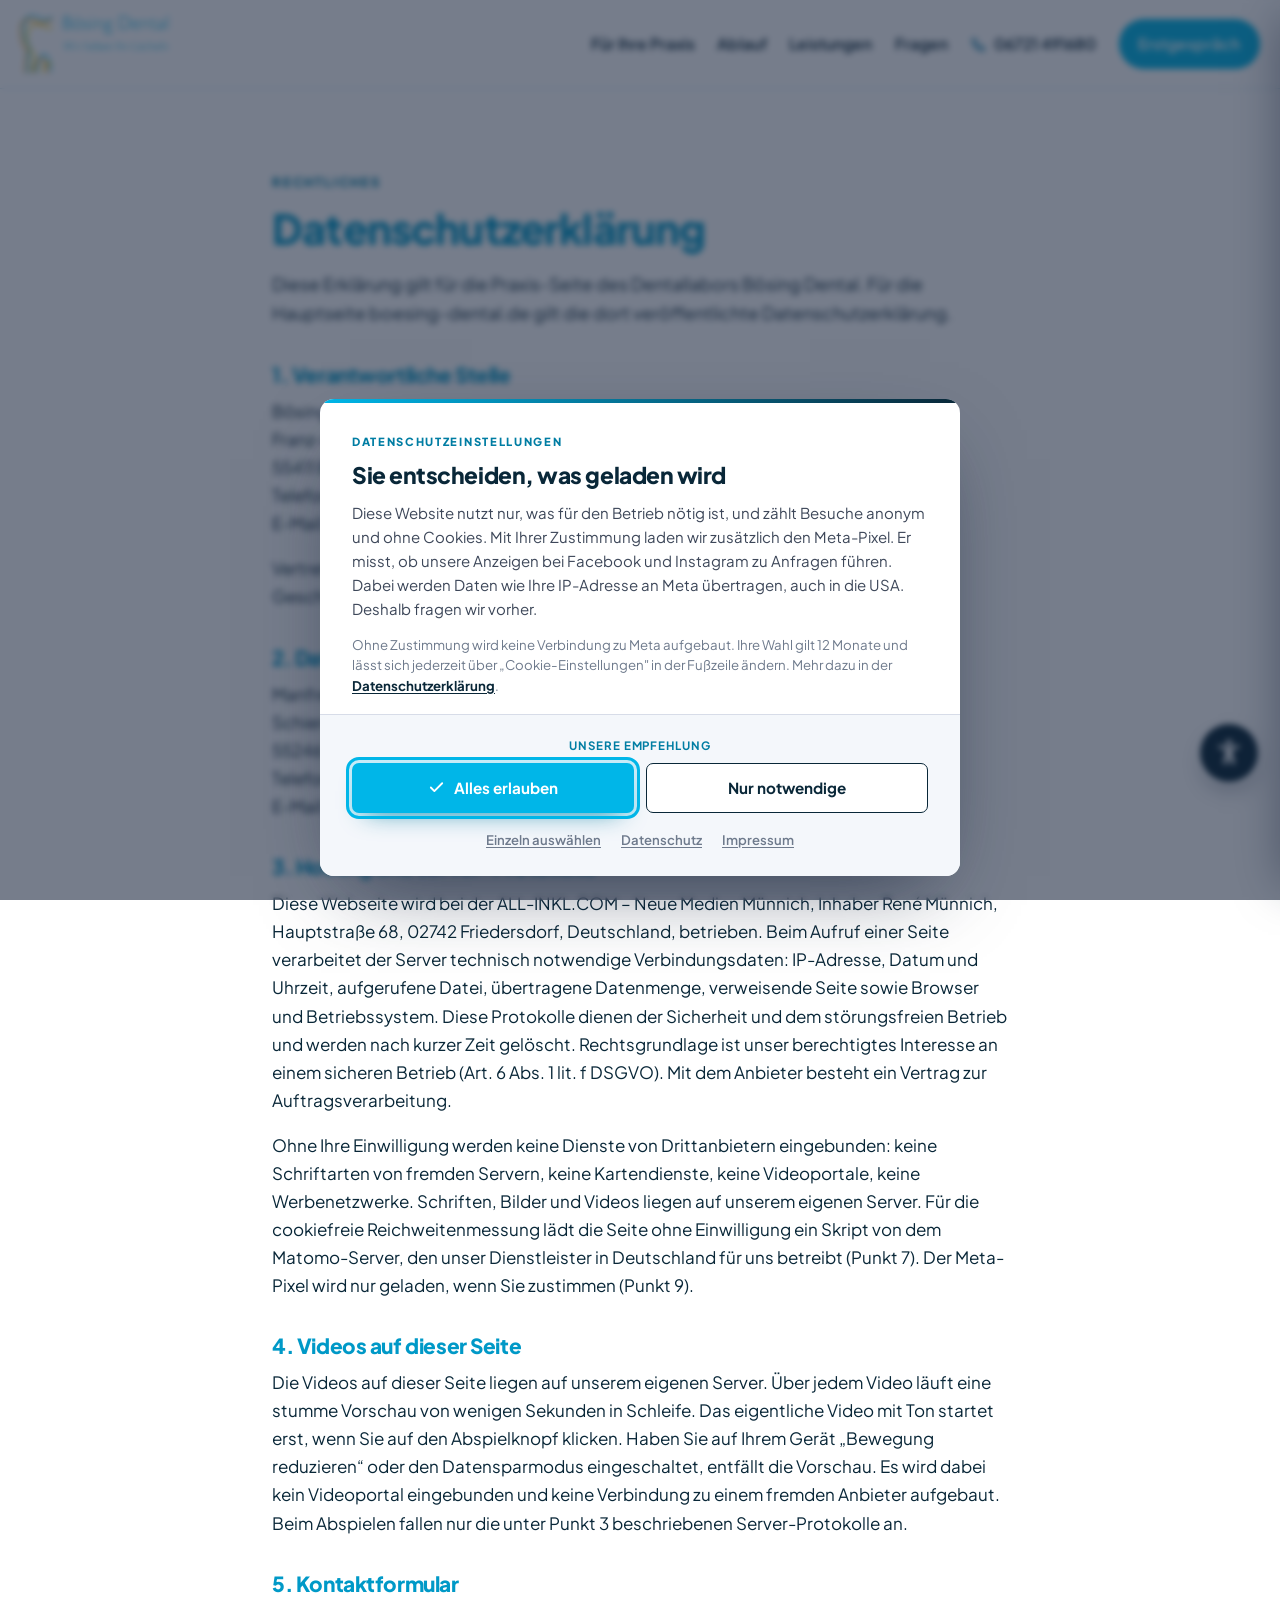
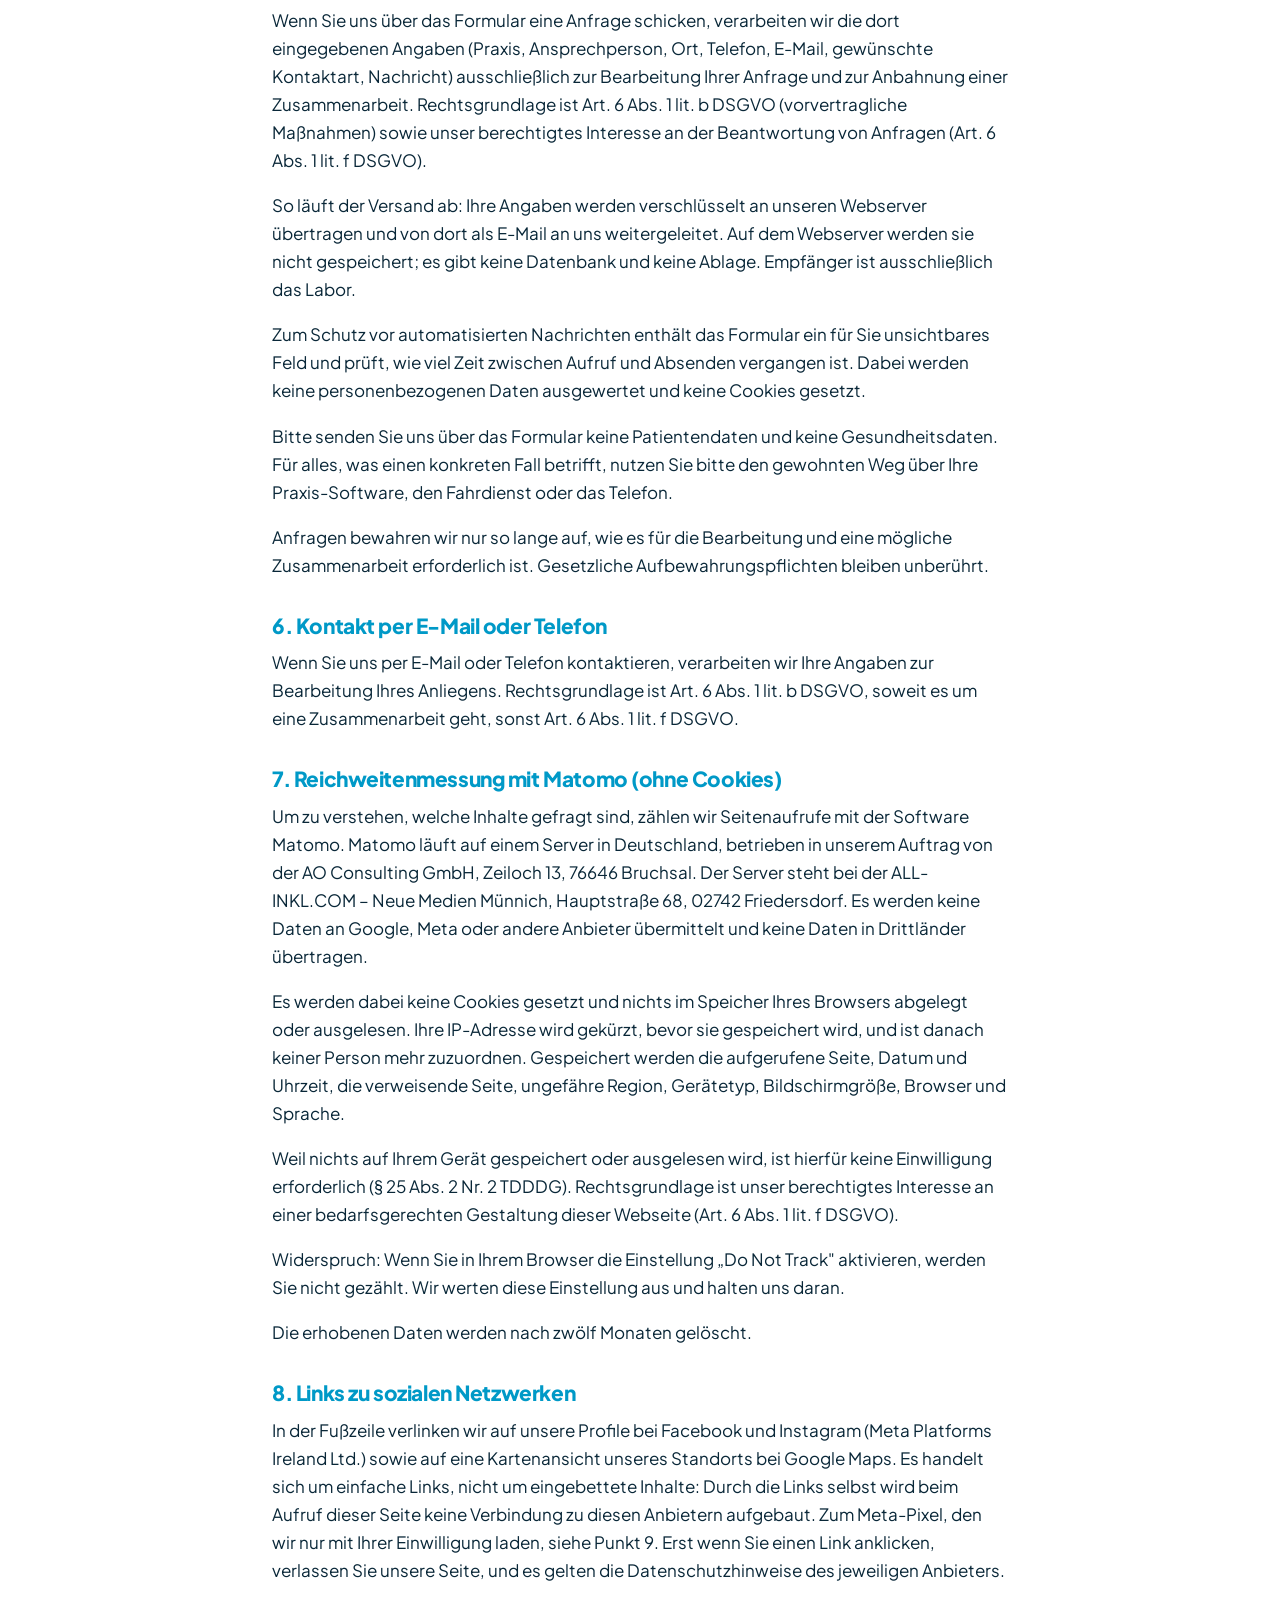
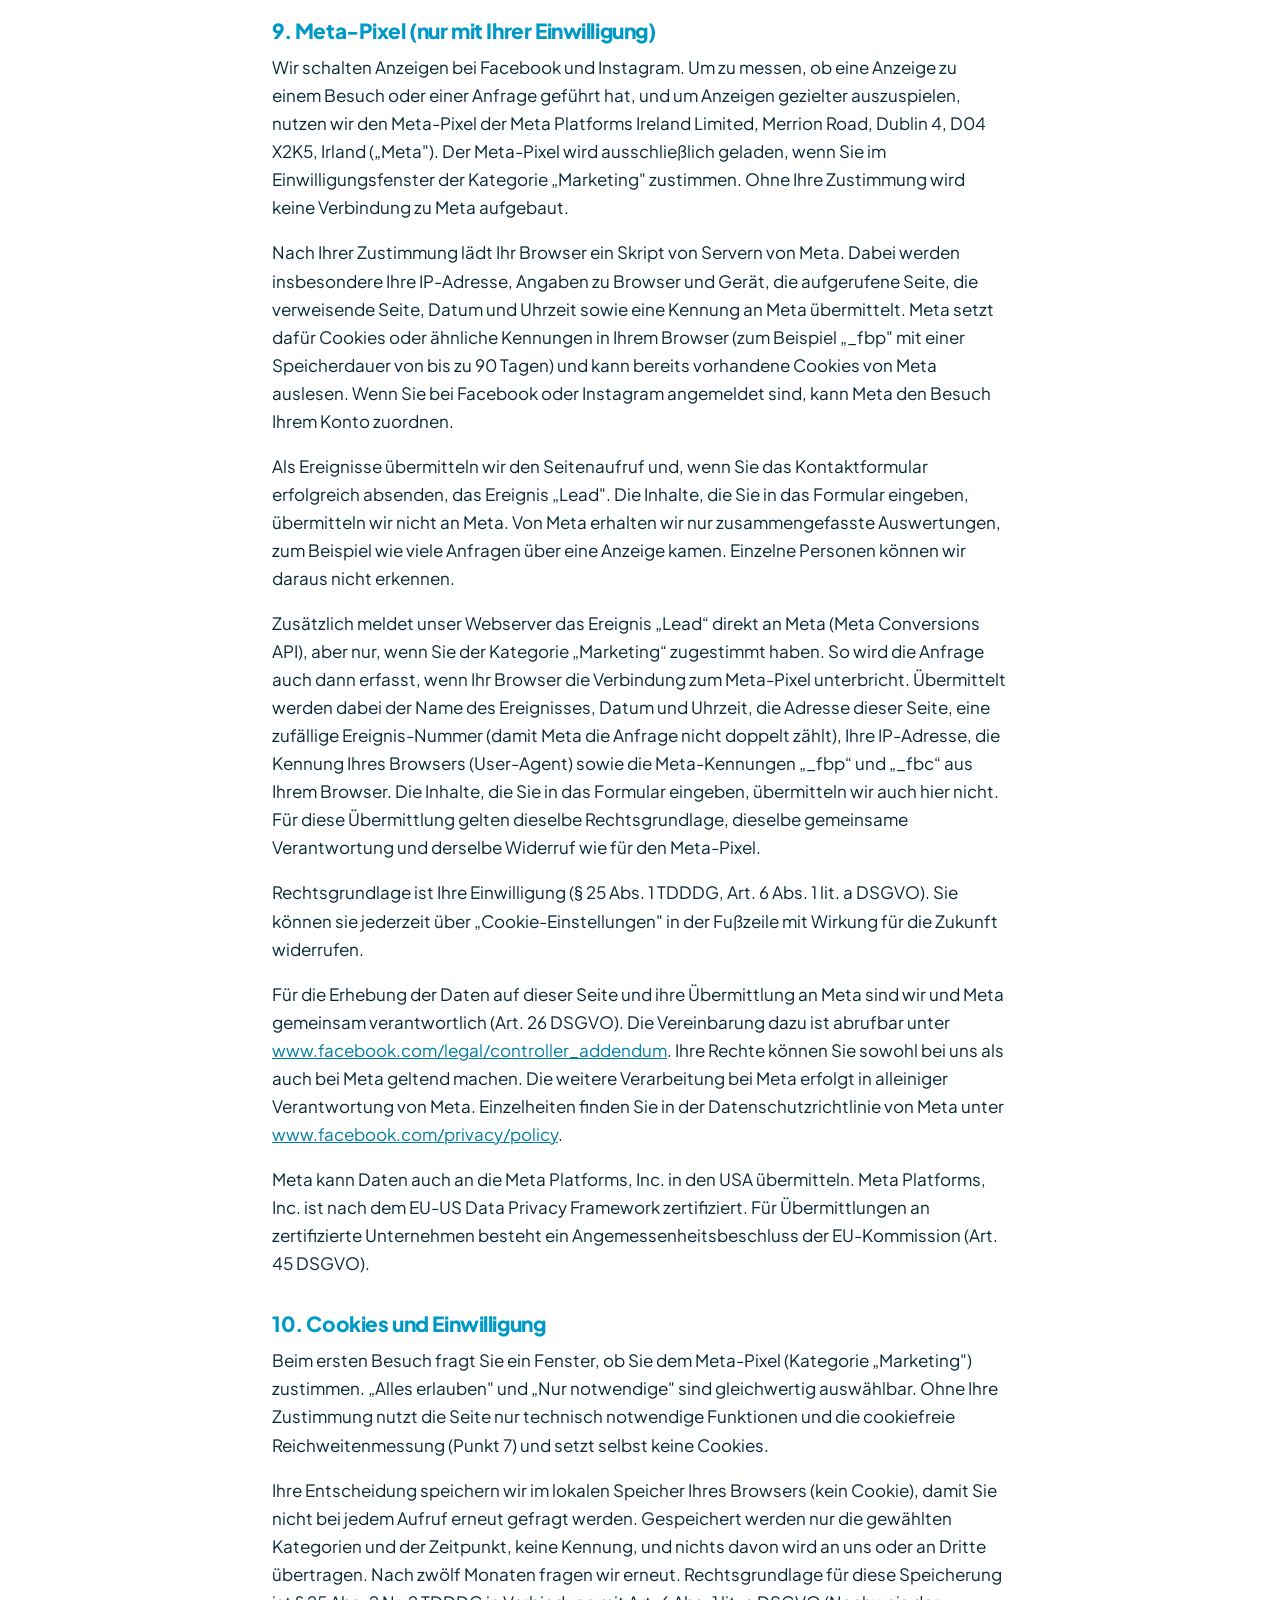
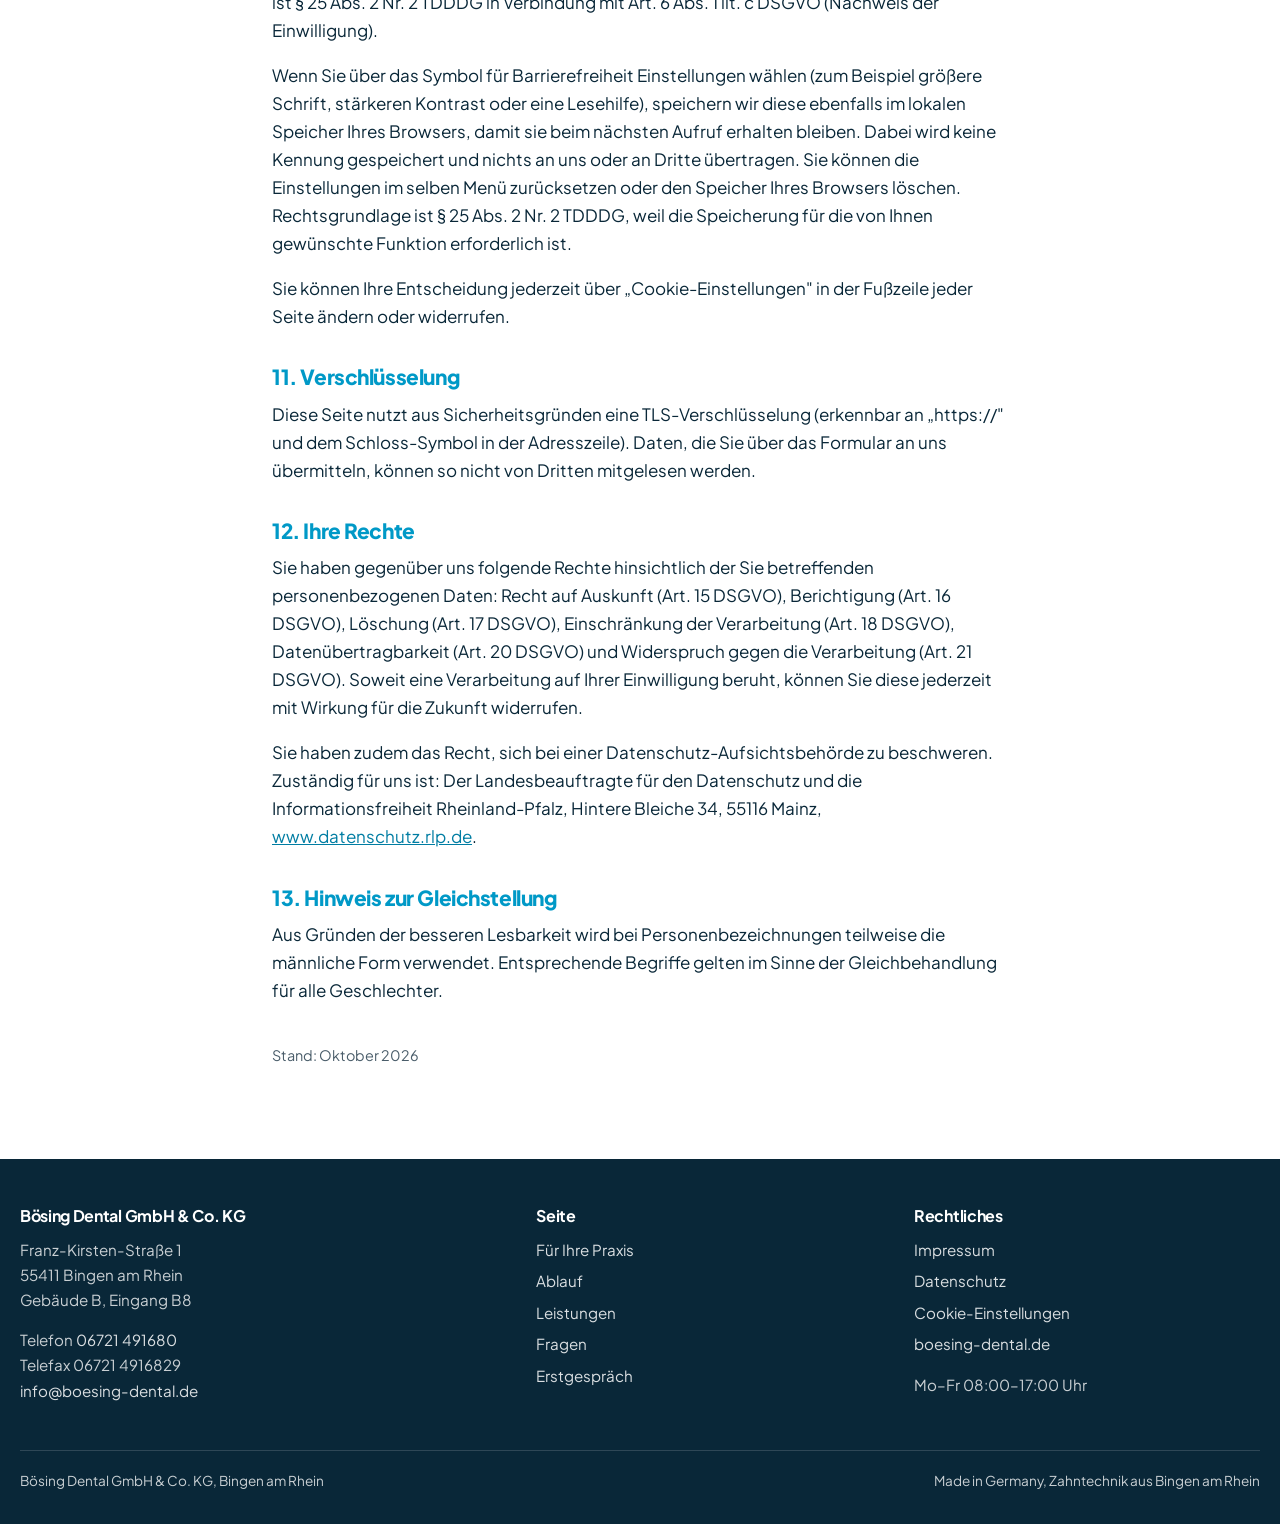
<file: website/datenschutz.html>
<!DOCTYPE html>
<html lang="de">
<head>
<meta charset="utf-8">
<meta name="viewport" content="width=device-width, initial-scale=1">
<title>Datenschutz | Bösing Dental, Dentallabor Bingen</title>
<meta name="description" content="Datenschutzerklärung für die Praxis-Seite der Bösing Dental GmbH & Co. KG, Dentallabor in Bingen am Rhein.">
<meta name="robots" content="noindex,follow">
<link rel="canonical" href="https://www.boesing-dentallabor.de/datenschutz.html">
<link rel="icon" href="img/favicon-192.png" sizes="192x192" type="image/png">
<link rel="icon" href="img/favicon-32.png" sizes="32x32" type="image/png">
<link rel="apple-touch-icon" href="img/apple-touch-icon.png">
<link rel="stylesheet" href="assets/schrift.css">
<link rel="stylesheet" href="assets/stil.css?v=20261002a">
<link rel="stylesheet" href="assets/einwilligung.css?v=20261002a">
<link rel="stylesheet" href="assets/barrierefreiheit.css">
</head>
<body>

<a class="sprung" href="#inhalt">Zum Inhalt springen</a>

<header>
  <div class="huelle-kopf kopf">
    <a class="marke" href="index.html" aria-label="Bösing Dental, zur Startseite">
      <picture>
        <source srcset="img/logo-boesing-dental.webp" type="image/webp">
        <img src="img/logo-boesing-dental.png" alt="Bösing Dental, wir lieben Ihr Lächeln" width="1167" height="456" decoding="async">
      </picture>
    </a>
    <button class="burger" type="button" aria-expanded="false" aria-controls="hauptnavigation" aria-label="Menü öffnen">
      <span></span>
    </button>
    <nav class="kopf-nav" id="hauptnavigation" aria-label="Hauptnavigation">
      <a href="index.html#vorteile">Für Ihre Praxis</a>
      <a href="index.html#ablauf">Ablauf</a>
      <a href="index.html#leistungen">Leistungen</a>
      <a href="index.html#fragen">Fragen</a>
      <a class="kopf-tel" href="tel:+496721491680">
        <svg width="17" height="17" viewBox="0 0 24 24" fill="none" stroke="#0e7ba8" stroke-width="2" aria-hidden="true" focusable="false">
          <path d="M4 4h4l2 5-2 1a10 10 0 006 6l1-2 5 2v4a1 1 0 01-1 1A17 17 0 013 5a1 1 0 011-1z"/>
        </svg>
        06721 491680
      </a>
      <a class="knopf knopf-haupt knopf-klein" href="index.html#anfrage">Erstgespräch</a>
    </nav>
  </div>
</header>

<main id="inhalt">
  <section class="weiss">
    <div class="huelle">
      <article class="rechtstext">
        <span class="augbraue">Rechtliches</span>
        <h1>Datenschutzerklärung</h1>
        <p class="lead">Diese Erklärung gilt für die Praxis-Seite des Dentallabors Bösing Dental. Für die Hauptseite boesing-dental.de gilt die dort veröffentlichte Datenschutzerklärung.</p>

        <h2>1. Verantwortliche Stelle</h2>
        <address>
          <p>Bösing Dental GmbH &amp; Co. KG<br>
          Franz-Kirsten-Straße 1<br>
          55411 Bingen am Rhein<br>
          Telefon: <a href="tel:+496721491680">+49 6721 491680</a><br>
          E-Mail: <a href="mailto:info@boesing-dental.de">info@boesing-dental.de</a></p>
        </address>
        <p>Vertreten durch die Bösing Dental Verwaltungs GmbH, diese vertreten durch den Geschäftsführer ZTM Christoph Bösing.</p>

        <h2>2. Datenschutzbeauftragter</h2>
        <p>Manfred Heckens<br>
        Schiersteiner Straße 12<br>
        55246 Mainz-Kostheim<br>
        Telefon: +49 151 27651076<br>
        E-Mail: <a href="mailto:datenschutz@zahntechnikerinnung.de">datenschutz@zahntechnikerinnung.de</a></p>

        <h2>3. Hosting und Server-Protokolle</h2>
        <p>Diese Webseite wird bei der ALL-INKL.COM – Neue Medien Münnich, Inhaber René Münnich, Hauptstraße 68, 02742 Friedersdorf, Deutschland, betrieben. Beim Aufruf einer Seite verarbeitet der Server technisch notwendige Verbindungsdaten: IP-Adresse, Datum und Uhrzeit, aufgerufene Datei, übertragene Datenmenge, verweisende Seite sowie Browser und Betriebssystem. Diese Protokolle dienen der Sicherheit und dem störungsfreien Betrieb und werden nach kurzer Zeit gelöscht. Rechtsgrundlage ist unser berechtigtes Interesse an einem sicheren Betrieb (Art. 6 Abs. 1 lit. f DSGVO). Mit dem Anbieter besteht ein Vertrag zur Auftragsverarbeitung.</p>
        <p>Ohne Ihre Einwilligung werden keine Dienste von Drittanbietern eingebunden: keine Schriftarten von fremden Servern, keine Kartendienste, keine Videoportale, keine Werbenetzwerke. Schriften, Bilder und Videos liegen auf unserem eigenen Server. Für die cookiefreie Reichweitenmessung lädt die Seite ohne Einwilligung ein Skript von dem Matomo-Server, den unser Dienstleister in Deutschland für uns betreibt (Punkt 7). Der Meta-Pixel wird nur geladen, wenn Sie zustimmen (Punkt 9).</p>

        <h2>4. Videos auf dieser Seite</h2>
        <p>Die Videos auf dieser Seite liegen auf unserem eigenen Server. Über jedem Video läuft eine stumme Vorschau von wenigen Sekunden in Schleife. Das eigentliche Video mit Ton startet erst, wenn Sie auf den Abspielknopf klicken. Haben Sie auf Ihrem Gerät „Bewegung reduzieren“ oder den Datensparmodus eingeschaltet, entfällt die Vorschau. Es wird dabei kein Videoportal eingebunden und keine Verbindung zu einem fremden Anbieter aufgebaut. Beim Abspielen fallen nur die unter Punkt 3 beschriebenen Server-Protokolle an.</p>

        <h2>5. Kontaktformular</h2>
        <p>Wenn Sie uns über das Formular eine Anfrage schicken, verarbeiten wir die dort eingegebenen Angaben (Praxis, Ansprechperson, Ort, Telefon, E-Mail, gewünschte Kontaktart, Nachricht) ausschließlich zur Bearbeitung Ihrer Anfrage und zur Anbahnung einer Zusammenarbeit. Rechtsgrundlage ist Art. 6 Abs. 1 lit. b DSGVO (vorvertragliche Maßnahmen) sowie unser berechtigtes Interesse an der Beantwortung von Anfragen (Art. 6 Abs. 1 lit. f DSGVO).</p>
        <p>So läuft der Versand ab: Ihre Angaben werden verschlüsselt an unseren Webserver übertragen und von dort als E-Mail an uns weitergeleitet. Auf dem Webserver werden sie nicht gespeichert; es gibt keine Datenbank und keine Ablage. Empfänger ist ausschließlich das Labor.</p>
        <p>Zum Schutz vor automatisierten Nachrichten enthält das Formular ein für Sie unsichtbares Feld und prüft, wie viel Zeit zwischen Aufruf und Absenden vergangen ist. Dabei werden keine personenbezogenen Daten ausgewertet und keine Cookies gesetzt.</p>
        <p>Bitte senden Sie uns über das Formular keine Patientendaten und keine Gesundheitsdaten. Für alles, was einen konkreten Fall betrifft, nutzen Sie bitte den gewohnten Weg über Ihre Praxis-Software, den Fahrdienst oder das Telefon.</p>
        <p>Anfragen bewahren wir nur so lange auf, wie es für die Bearbeitung und eine mögliche Zusammenarbeit erforderlich ist. Gesetzliche Aufbewahrungspflichten bleiben unberührt.</p>

        <h2>6. Kontakt per E-Mail oder Telefon</h2>
        <p>Wenn Sie uns per E-Mail oder Telefon kontaktieren, verarbeiten wir Ihre Angaben zur Bearbeitung Ihres Anliegens. Rechtsgrundlage ist Art. 6 Abs. 1 lit. b DSGVO, soweit es um eine Zusammenarbeit geht, sonst Art. 6 Abs. 1 lit. f DSGVO.</p>

        <h2>7. Reichweitenmessung mit Matomo (ohne Cookies)</h2>
        <p>Um zu verstehen, welche Inhalte gefragt sind, zählen wir Seitenaufrufe mit der Software Matomo. Matomo läuft auf einem Server in Deutschland, betrieben in unserem Auftrag von der AO Consulting GmbH, Zeiloch 13, 76646 Bruchsal. Der Server steht bei der ALL-INKL.COM – Neue Medien Münnich, Hauptstraße 68, 02742 Friedersdorf. Es werden keine Daten an Google, Meta oder andere Anbieter übermittelt und keine Daten in Drittländer übertragen.</p>
        <p>Es werden dabei keine Cookies gesetzt und nichts im Speicher Ihres Browsers abgelegt oder ausgelesen. Ihre IP-Adresse wird gekürzt, bevor sie gespeichert wird, und ist danach keiner Person mehr zuzuordnen. Gespeichert werden die aufgerufene Seite, Datum und Uhrzeit, die verweisende Seite, ungefähre Region, Gerätetyp, Bildschirmgröße, Browser und Sprache.</p>
        <p>Weil nichts auf Ihrem Gerät gespeichert oder ausgelesen wird, ist hierfür keine Einwilligung erforderlich (§ 25 Abs. 2 Nr. 2 TDDDG). Rechtsgrundlage ist unser berechtigtes Interesse an einer bedarfsgerechten Gestaltung dieser Webseite (Art. 6 Abs. 1 lit. f DSGVO).</p>
        <p>Widerspruch: Wenn Sie in Ihrem Browser die Einstellung „Do Not Track" aktivieren, werden Sie nicht gezählt. Wir werten diese Einstellung aus und halten uns daran.</p>
        <p>Die erhobenen Daten werden nach zwölf Monaten gelöscht.</p>

        <h2>8. Links zu sozialen Netzwerken</h2>
        <p>In der Fußzeile verlinken wir auf unsere Profile bei Facebook und Instagram (Meta Platforms Ireland Ltd.) sowie auf eine Kartenansicht unseres Standorts bei Google Maps. Es handelt sich um einfache Links, nicht um eingebettete Inhalte: Durch die Links selbst wird beim Aufruf dieser Seite keine Verbindung zu diesen Anbietern aufgebaut. Zum Meta-Pixel, den wir nur mit Ihrer Einwilligung laden, siehe Punkt 9. Erst wenn Sie einen Link anklicken, verlassen Sie unsere Seite, und es gelten die Datenschutzhinweise des jeweiligen Anbieters.</p>

        <h2>9. Meta-Pixel (nur mit Ihrer Einwilligung)</h2>
        <p>Wir schalten Anzeigen bei Facebook und Instagram. Um zu messen, ob eine Anzeige zu einem Besuch oder einer Anfrage geführt hat, und um Anzeigen gezielter auszuspielen, nutzen wir den Meta-Pixel der Meta Platforms Ireland Limited, Merrion Road, Dublin 4, D04 X2K5, Irland („Meta"). Der Meta-Pixel wird ausschließlich geladen, wenn Sie im Einwilligungsfenster der Kategorie „Marketing" zustimmen. Ohne Ihre Zustimmung wird keine Verbindung zu Meta aufgebaut.</p>
        <p>Nach Ihrer Zustimmung lädt Ihr Browser ein Skript von Servern von Meta. Dabei werden insbesondere Ihre IP-Adresse, Angaben zu Browser und Gerät, die aufgerufene Seite, die verweisende Seite, Datum und Uhrzeit sowie eine Kennung an Meta übermittelt. Meta setzt dafür Cookies oder ähnliche Kennungen in Ihrem Browser (zum Beispiel „_fbp" mit einer Speicherdauer von bis zu 90 Tagen) und kann bereits vorhandene Cookies von Meta auslesen. Wenn Sie bei Facebook oder Instagram angemeldet sind, kann Meta den Besuch Ihrem Konto zuordnen.</p>
        <p>Als Ereignisse übermitteln wir den Seitenaufruf und, wenn Sie das Kontaktformular erfolgreich absenden, das Ereignis „Lead". Die Inhalte, die Sie in das Formular eingeben, übermitteln wir nicht an Meta. Von Meta erhalten wir nur zusammengefasste Auswertungen, zum Beispiel wie viele Anfragen über eine Anzeige kamen. Einzelne Personen können wir daraus nicht erkennen.</p>
        <p>Zusätzlich meldet unser Webserver das Ereignis „Lead“ direkt an Meta (Meta Conversions API), aber nur, wenn Sie der Kategorie „Marketing“ zugestimmt haben. So wird die Anfrage auch dann erfasst, wenn Ihr Browser die Verbindung zum Meta-Pixel unterbricht. Übermittelt werden dabei der Name des Ereignisses, Datum und Uhrzeit, die Adresse dieser Seite, eine zufällige Ereignis-Nummer (damit Meta die Anfrage nicht doppelt zählt), Ihre IP-Adresse, die Kennung Ihres Browsers (User-Agent) sowie die Meta-Kennungen „_fbp“ und „_fbc“ aus Ihrem Browser. Die Inhalte, die Sie in das Formular eingeben, übermitteln wir auch hier nicht. Für diese Übermittlung gelten dieselbe Rechtsgrundlage, dieselbe gemeinsame Verantwortung und derselbe Widerruf wie für den Meta-Pixel.</p>
        <p>Rechtsgrundlage ist Ihre Einwilligung (§ 25 Abs. 1 TDDDG, Art. 6 Abs. 1 lit. a DSGVO). Sie können sie jederzeit über „Cookie-Einstellungen" in der Fußzeile mit Wirkung für die Zukunft widerrufen.</p>
        <p>Für die Erhebung der Daten auf dieser Seite und ihre Übermittlung an Meta sind wir und Meta gemeinsam verantwortlich (Art. 26 DSGVO). Die Vereinbarung dazu ist abrufbar unter <a href="https://www.facebook.com/legal/controller_addendum" rel="noopener">www.facebook.com/legal/controller_addendum</a>. Ihre Rechte können Sie sowohl bei uns als auch bei Meta geltend machen. Die weitere Verarbeitung bei Meta erfolgt in alleiniger Verantwortung von Meta. Einzelheiten finden Sie in der Datenschutzrichtlinie von Meta unter <a href="https://www.facebook.com/privacy/policy" rel="noopener">www.facebook.com/privacy/policy</a>.</p>
        <p>Meta kann Daten auch an die Meta Platforms, Inc. in den USA übermitteln. Meta Platforms, Inc. ist nach dem EU-US Data Privacy Framework zertifiziert. Für Übermittlungen an zertifizierte Unternehmen besteht ein Angemessenheitsbeschluss der EU-Kommission (Art. 45 DSGVO).</p>

        <h2>10. Cookies und Einwilligung</h2>
        <p>Beim ersten Besuch fragt Sie ein Fenster, ob Sie dem Meta-Pixel (Kategorie „Marketing") zustimmen. „Alles erlauben" und „Nur notwendige" sind gleichwertig auswählbar. Ohne Ihre Zustimmung nutzt die Seite nur technisch notwendige Funktionen und die cookiefreie Reichweitenmessung (Punkt 7) und setzt selbst keine Cookies.</p>
        <p>Ihre Entscheidung speichern wir im lokalen Speicher Ihres Browsers (kein Cookie), damit Sie nicht bei jedem Aufruf erneut gefragt werden. Gespeichert werden nur die gewählten Kategorien und der Zeitpunkt, keine Kennung, und nichts davon wird an uns oder an Dritte übertragen. Nach zwölf Monaten fragen wir erneut. Rechtsgrundlage für diese Speicherung ist § 25 Abs. 2 Nr. 2 TDDDG in Verbindung mit Art. 6 Abs. 1 lit. c DSGVO (Nachweis der Einwilligung).</p>
        <p>Wenn Sie über das Symbol für Barrierefreiheit Einstellungen wählen (zum Beispiel größere Schrift, stärkeren Kontrast oder eine Lesehilfe), speichern wir diese ebenfalls im lokalen Speicher Ihres Browsers, damit sie beim nächsten Aufruf erhalten bleiben. Dabei wird keine Kennung gespeichert und nichts an uns oder an Dritte übertragen. Sie können die Einstellungen im selben Menü zurücksetzen oder den Speicher Ihres Browsers löschen. Rechtsgrundlage ist § 25 Abs. 2 Nr. 2 TDDDG, weil die Speicherung für die von Ihnen gewünschte Funktion erforderlich ist.</p>
        <p>Sie können Ihre Entscheidung jederzeit über „Cookie-Einstellungen" in der Fußzeile jeder Seite ändern oder widerrufen.</p>

        <h2>11. Verschlüsselung</h2>
        <p>Diese Seite nutzt aus Sicherheitsgründen eine TLS-Verschlüsselung (erkennbar an „https://" und dem Schloss-Symbol in der Adresszeile). Daten, die Sie über das Formular an uns übermitteln, können so nicht von Dritten mitgelesen werden.</p>

        <h2>12. Ihre Rechte</h2>
        <p>Sie haben gegenüber uns folgende Rechte hinsichtlich der Sie betreffenden personenbezogenen Daten: Recht auf Auskunft (Art. 15 DSGVO), Berichtigung (Art. 16 DSGVO), Löschung (Art. 17 DSGVO), Einschränkung der Verarbeitung (Art. 18 DSGVO), Datenübertragbarkeit (Art. 20 DSGVO) und Widerspruch gegen die Verarbeitung (Art. 21 DSGVO). Soweit eine Verarbeitung auf Ihrer Einwilligung beruht, können Sie diese jederzeit mit Wirkung für die Zukunft widerrufen.</p>
        <p>Sie haben zudem das Recht, sich bei einer Datenschutz-Aufsichtsbehörde zu beschweren. Zuständig für uns ist: Der Landesbeauftragte für den Datenschutz und die Informationsfreiheit Rheinland-Pfalz, Hintere Bleiche 34, 55116 Mainz, <a href="https://www.datenschutz.rlp.de/" rel="noopener">www.datenschutz.rlp.de</a>.</p>

        <h2>13. Hinweis zur Gleichstellung</h2>
        <p>Aus Gründen der besseren Lesbarkeit wird bei Personenbezeichnungen teilweise die männliche Form verwendet. Entsprechende Begriffe gelten im Sinne der Gleichbehandlung für alle Geschlechter.</p>

        <p class="stand">Stand: Oktober 2026</p>
      </article>
    </div>
  </section>
</main>

<footer>
  <div class="huelle">
    <div class="fuss-raster">
      <div>
        <h3>Bösing Dental GmbH &amp; Co. KG</h3>
        <p>Franz-Kirsten-Straße 1<br>55411 Bingen am Rhein<br>Gebäude B, Eingang B8</p>
        <p>Telefon <a href="tel:+496721491680">06721 491680</a><br>
           Telefax 06721 4916829<br>
           <a href="mailto:info@boesing-dental.de">info@boesing-dental.de</a></p>
      </div>
      <div>
        <h3>Seite</h3>
        <ul class="fuss-liste">
          <li><a href="index.html#vorteile">Für Ihre Praxis</a></li>
          <li><a href="index.html#ablauf">Ablauf</a></li>
          <li><a href="index.html#leistungen">Leistungen</a></li>
          <li><a href="index.html#fragen">Fragen</a></li>
          <li><a href="index.html#anfrage">Erstgespräch</a></li>
        </ul>
      </div>
      <div>
        <h3>Rechtliches</h3>
        <ul class="fuss-liste">
          <li><a href="impressum.html">Impressum</a></li>
          <li><a href="datenschutz.html">Datenschutz</a></li>
          <li><button type="button" class="ein-ausloeser" data-einwilligung-oeffnen>Cookie-Einstellungen</button></li>
          <li><a href="https://boesing-dental.de/" rel="noopener">boesing-dental.de</a></li>
        </ul>
        <p style="margin-top:1rem">Mo–Fr 08:00–17:00 Uhr</p>
      </div>
    </div>
    <div class="fuss-unten">
      <span>Bösing Dental GmbH &amp; Co. KG, Bingen am Rhein</span>
      <span>Made in Germany, Zahntechnik aus Bingen am Rhein</span>
    </div>
  </div>
</footer>

<script src="assets/skript.js?v=20261007a" defer></script>
<script src="assets/barrierefreiheit.js" defer></script>
<script src="assets/ao-konfiguration.js?v=20261007a"></script>
<script src="assets/einwilligung.js?v=20261002a" defer></script>
<script src="assets/messung.js?v=20261007a" defer></script>
<script src="assets/statistik.js" defer></script>
</body>
</html>
</file>
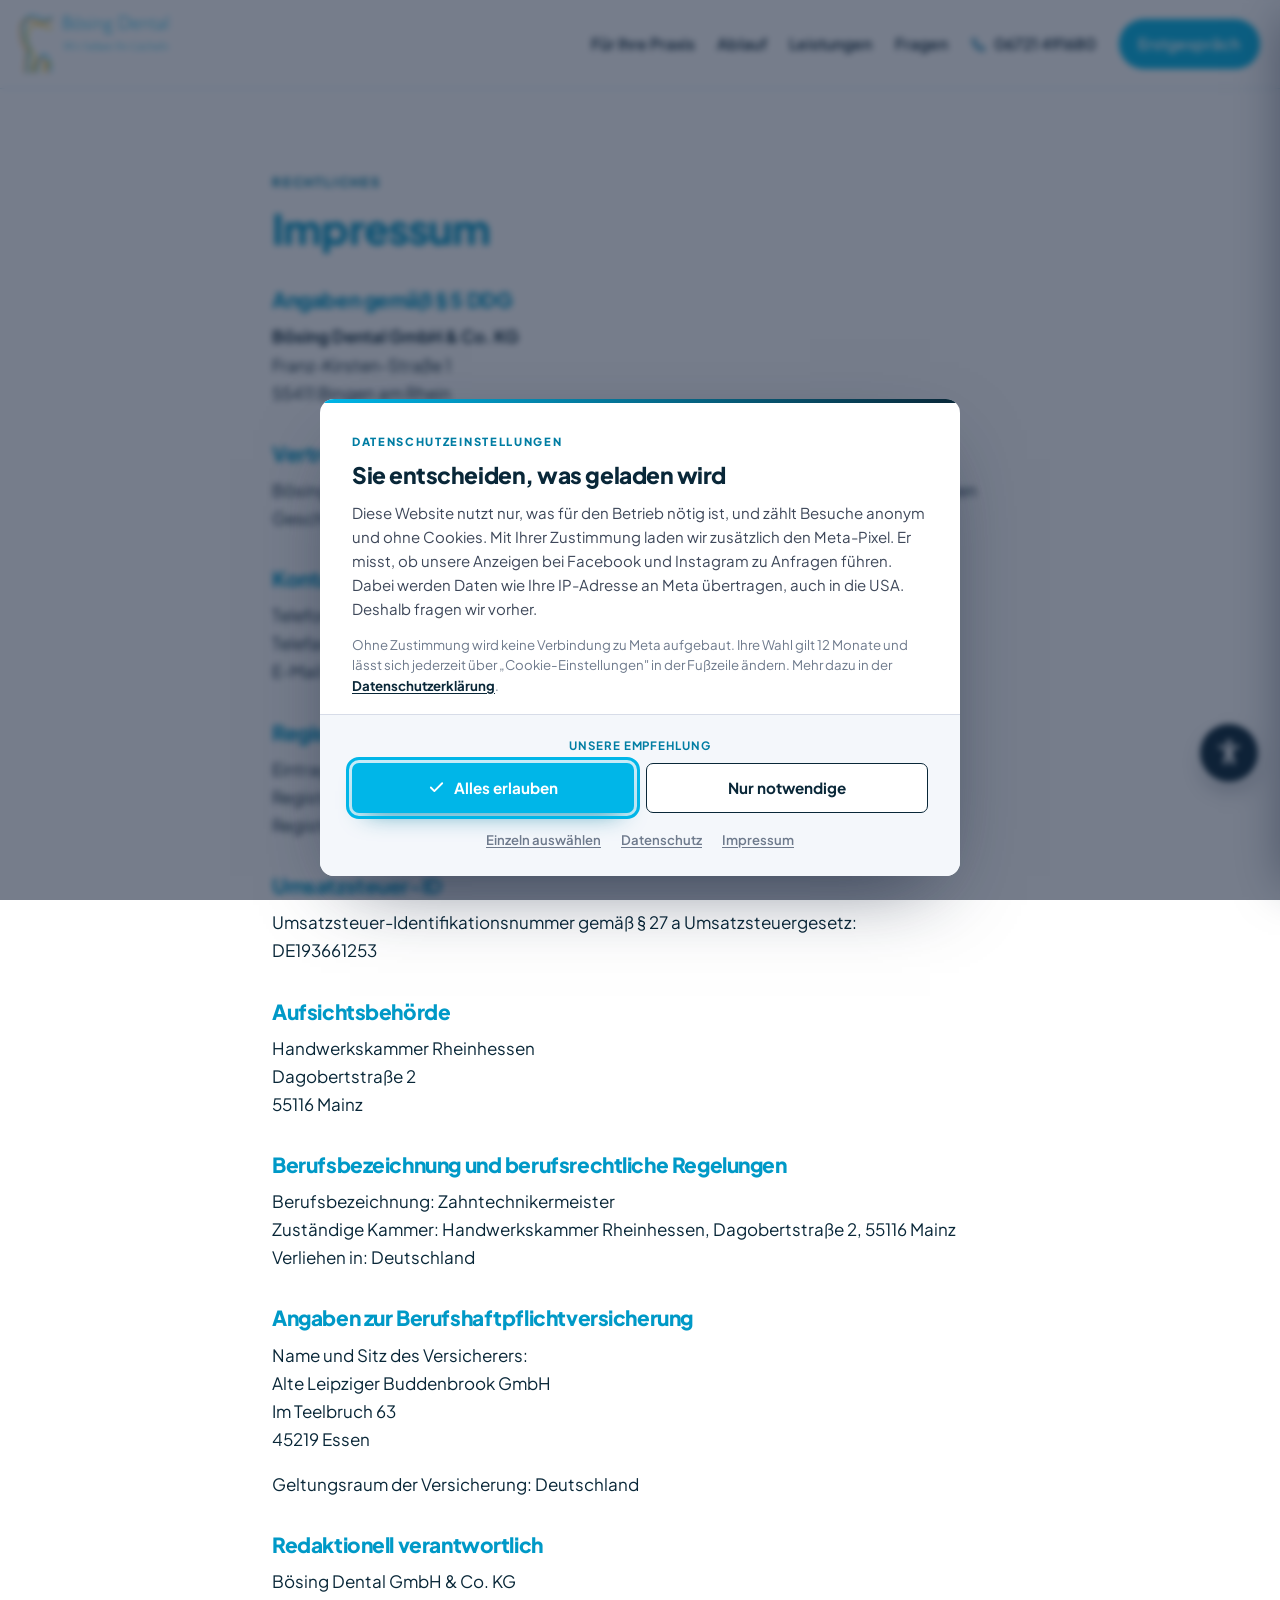
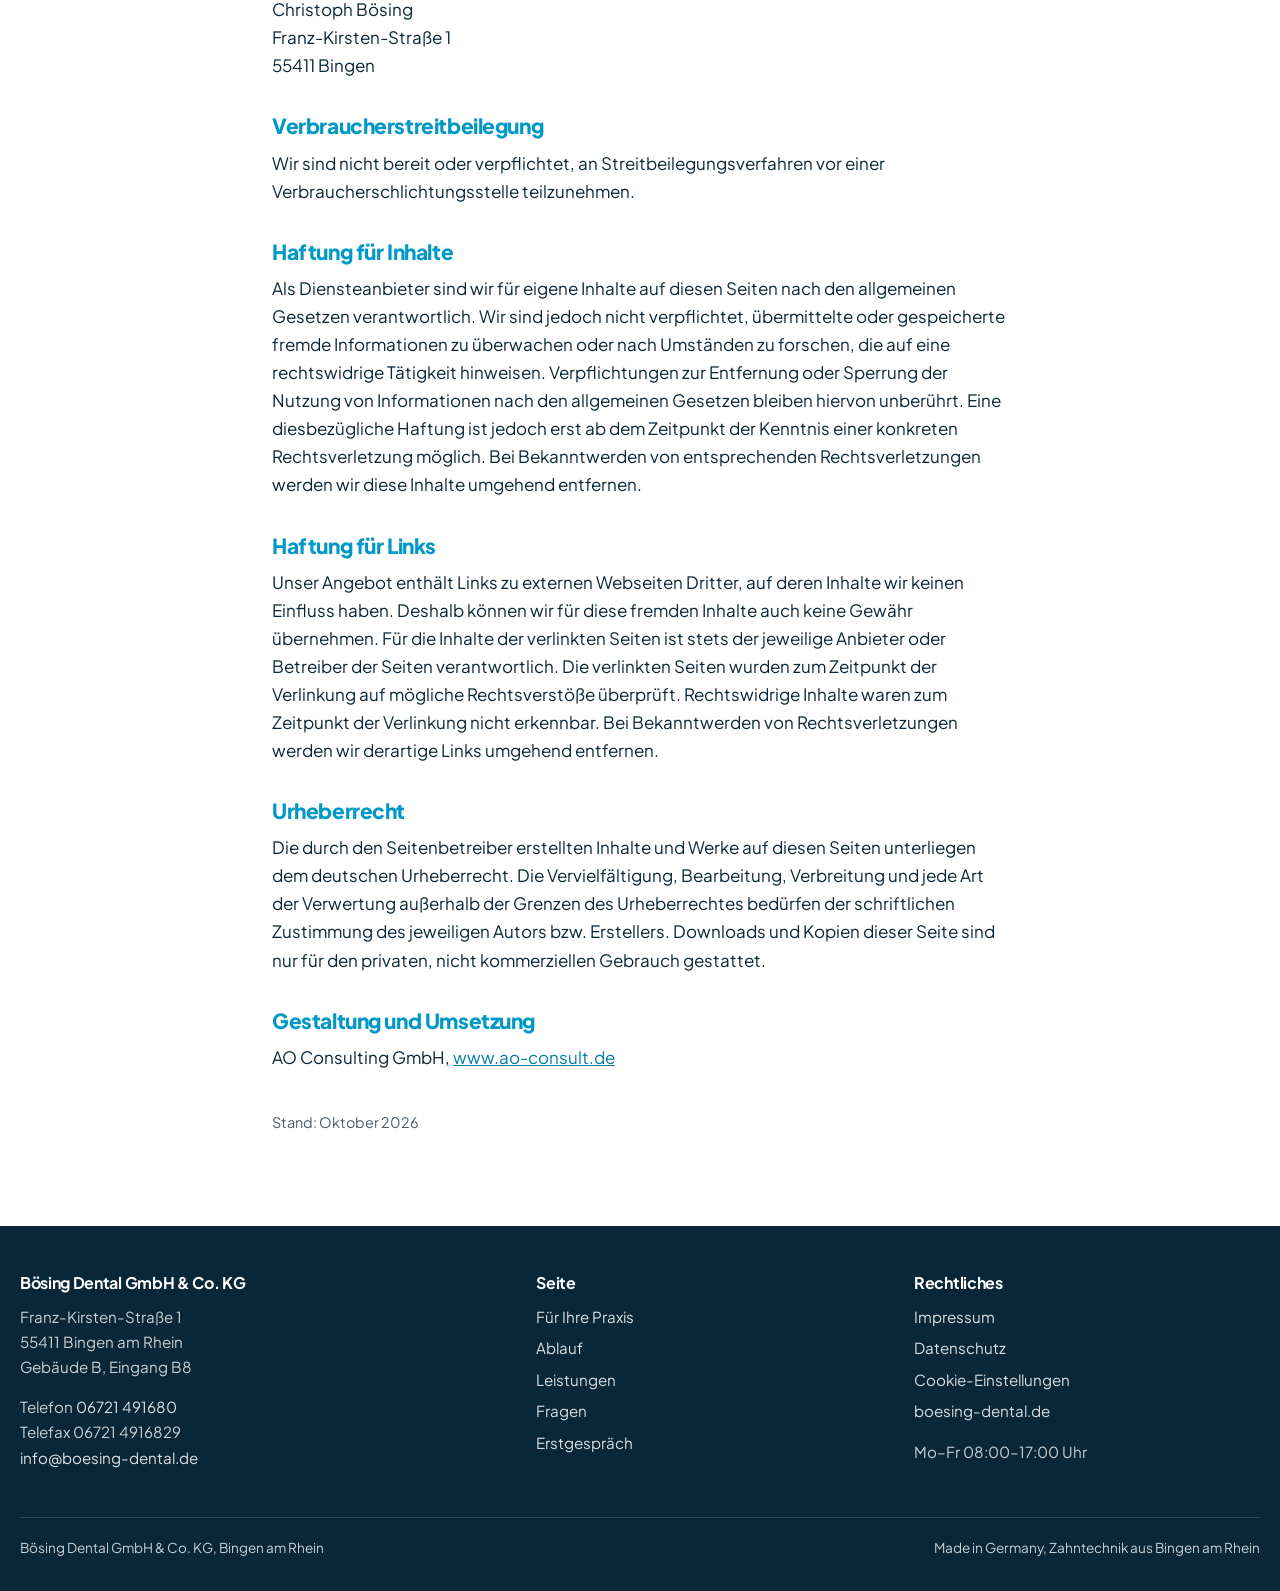
<file: website/impressum.html>
<!DOCTYPE html>
<html lang="de">
<head>
<meta charset="utf-8">
<meta name="viewport" content="width=device-width, initial-scale=1">
<title>Impressum | Bösing Dental, Dentallabor Bingen</title>
<meta name="description" content="Impressum der Bösing Dental GmbH & Co. KG, Dentallabor in Bingen am Rhein.">
<meta name="robots" content="noindex,follow">
<link rel="canonical" href="https://www.boesing-dentallabor.de/impressum.html">
<link rel="icon" href="img/favicon-192.png" sizes="192x192" type="image/png">
<link rel="icon" href="img/favicon-32.png" sizes="32x32" type="image/png">
<link rel="apple-touch-icon" href="img/apple-touch-icon.png">
<link rel="stylesheet" href="assets/schrift.css">
<link rel="stylesheet" href="assets/stil.css?v=20261002a">
<link rel="stylesheet" href="assets/einwilligung.css?v=20261002a">
<link rel="stylesheet" href="assets/barrierefreiheit.css">
</head>
<body>

<a class="sprung" href="#inhalt">Zum Inhalt springen</a>

<header>
  <div class="huelle-kopf kopf">
    <a class="marke" href="index.html" aria-label="Bösing Dental, zur Startseite">
      <picture>
        <source srcset="img/logo-boesing-dental.webp" type="image/webp">
        <img src="img/logo-boesing-dental.png" alt="Bösing Dental, wir lieben Ihr Lächeln" width="1167" height="456" decoding="async">
      </picture>
    </a>
    <button class="burger" type="button" aria-expanded="false" aria-controls="hauptnavigation" aria-label="Menü öffnen">
      <span></span>
    </button>
    <nav class="kopf-nav" id="hauptnavigation" aria-label="Hauptnavigation">
      <a href="index.html#vorteile">Für Ihre Praxis</a>
      <a href="index.html#ablauf">Ablauf</a>
      <a href="index.html#leistungen">Leistungen</a>
      <a href="index.html#fragen">Fragen</a>
      <a class="kopf-tel" href="tel:+496721491680">
        <svg width="17" height="17" viewBox="0 0 24 24" fill="none" stroke="#0e7ba8" stroke-width="2" aria-hidden="true" focusable="false">
          <path d="M4 4h4l2 5-2 1a10 10 0 006 6l1-2 5 2v4a1 1 0 01-1 1A17 17 0 013 5a1 1 0 011-1z"/>
        </svg>
        06721 491680
      </a>
      <a class="knopf knopf-haupt knopf-klein" href="index.html#anfrage">Erstgespräch</a>
    </nav>
  </div>
</header>

<main id="inhalt">
  <section class="weiss">
    <div class="huelle">
      <article class="rechtstext">
        <span class="augbraue">Rechtliches</span>
        <h1>Impressum</h1>

        <h2>Angaben gemäß § 5 DDG</h2>
        <address>
          <p><strong>Bösing Dental GmbH &amp; Co. KG</strong><br>
          Franz-Kirsten-Straße 1<br>
          55411 Bingen am Rhein</p>
        </address>

        <h2>Vertreten durch</h2>
        <p>Bösing Dental Verwaltungs GmbH (Komplementär), Franz-Kirsten-Straße 1, 55411 Bingen<br>
        Geschäftsführer: ZTM Christoph Bösing</p>

        <h2>Kontakt</h2>
        <p>Telefon: <a href="tel:+496721491680">+49 6721 491680</a><br>
        Telefax: +49 6721 4916829<br>
        E-Mail: <a href="mailto:info@boesing-dental.de">info@boesing-dental.de</a></p>

        <h2>Registereintrag</h2>
        <p>Eintragung im Handelsregister<br>
        Registergericht: Amtsgericht Bingen<br>
        Registernummer: HRB 3324</p>

        <h2>Umsatzsteuer-ID</h2>
        <p>Umsatzsteuer-Identifikationsnummer gemäß § 27 a Umsatzsteuergesetz:<br>
        DE193661253</p>

        <h2>Aufsichtsbehörde</h2>
        <p>Handwerkskammer Rheinhessen<br>
        Dagobertstraße 2<br>
        55116 Mainz</p>

        <h2>Berufsbezeichnung und berufsrechtliche Regelungen</h2>
        <p>Berufsbezeichnung: Zahntechnikermeister<br>
        Zuständige Kammer: Handwerkskammer Rheinhessen, Dagobertstraße 2, 55116 Mainz<br>
        Verliehen in: Deutschland</p>

        <h2>Angaben zur Berufshaftpflichtversicherung</h2>
        <p>Name und Sitz des Versicherers:<br>
        Alte Leipziger Buddenbrook GmbH<br>
        Im Teelbruch 63<br>
        45219 Essen</p>
        <p>Geltungsraum der Versicherung: Deutschland</p>

        <h2>Redaktionell verantwortlich</h2>
        <p>Bösing Dental GmbH &amp; Co. KG<br>
        Christoph Bösing<br>
        Franz-Kirsten-Straße 1<br>
        55411 Bingen</p>

        <h2>Verbraucherstreitbeilegung</h2>
        <p>Wir sind nicht bereit oder verpflichtet, an Streitbeilegungsverfahren vor einer Verbraucherschlichtungsstelle teilzunehmen.</p>

        <h2>Haftung für Inhalte</h2>
        <p>Als Diensteanbieter sind wir für eigene Inhalte auf diesen Seiten nach den allgemeinen Gesetzen verantwortlich. Wir sind jedoch nicht verpflichtet, übermittelte oder gespeicherte fremde Informationen zu überwachen oder nach Umständen zu forschen, die auf eine rechtswidrige Tätigkeit hinweisen. Verpflichtungen zur Entfernung oder Sperrung der Nutzung von Informationen nach den allgemeinen Gesetzen bleiben hiervon unberührt. Eine diesbezügliche Haftung ist jedoch erst ab dem Zeitpunkt der Kenntnis einer konkreten Rechtsverletzung möglich. Bei Bekanntwerden von entsprechenden Rechtsverletzungen werden wir diese Inhalte umgehend entfernen.</p>

        <h2>Haftung für Links</h2>
        <p>Unser Angebot enthält Links zu externen Webseiten Dritter, auf deren Inhalte wir keinen Einfluss haben. Deshalb können wir für diese fremden Inhalte auch keine Gewähr übernehmen. Für die Inhalte der verlinkten Seiten ist stets der jeweilige Anbieter oder Betreiber der Seiten verantwortlich. Die verlinkten Seiten wurden zum Zeitpunkt der Verlinkung auf mögliche Rechtsverstöße überprüft. Rechtswidrige Inhalte waren zum Zeitpunkt der Verlinkung nicht erkennbar. Bei Bekanntwerden von Rechtsverletzungen werden wir derartige Links umgehend entfernen.</p>

        <h2>Urheberrecht</h2>
        <p>Die durch den Seitenbetreiber erstellten Inhalte und Werke auf diesen Seiten unterliegen dem deutschen Urheberrecht. Die Vervielfältigung, Bearbeitung, Verbreitung und jede Art der Verwertung außerhalb der Grenzen des Urheberrechtes bedürfen der schriftlichen Zustimmung des jeweiligen Autors bzw. Erstellers. Downloads und Kopien dieser Seite sind nur für den privaten, nicht kommerziellen Gebrauch gestattet.</p>

        <h2>Gestaltung und Umsetzung</h2>
        <p>AO Consulting GmbH, <a href="https://www.ao-consult.de/" rel="noopener">www.ao-consult.de</a></p>

        <p class="stand">Stand: Oktober 2026</p>
      </article>
    </div>
  </section>
</main>

<footer>
  <div class="huelle">
    <div class="fuss-raster">
      <div>
        <h3>Bösing Dental GmbH &amp; Co. KG</h3>
        <p>Franz-Kirsten-Straße 1<br>55411 Bingen am Rhein<br>Gebäude B, Eingang B8</p>
        <p>Telefon <a href="tel:+496721491680">06721 491680</a><br>
           Telefax 06721 4916829<br>
           <a href="mailto:info@boesing-dental.de">info@boesing-dental.de</a></p>
      </div>
      <div>
        <h3>Seite</h3>
        <ul class="fuss-liste">
          <li><a href="index.html#vorteile">Für Ihre Praxis</a></li>
          <li><a href="index.html#ablauf">Ablauf</a></li>
          <li><a href="index.html#leistungen">Leistungen</a></li>
          <li><a href="index.html#fragen">Fragen</a></li>
          <li><a href="index.html#anfrage">Erstgespräch</a></li>
        </ul>
      </div>
      <div>
        <h3>Rechtliches</h3>
        <ul class="fuss-liste">
          <li><a href="impressum.html">Impressum</a></li>
          <li><a href="datenschutz.html">Datenschutz</a></li>
          <li><button type="button" class="ein-ausloeser" data-einwilligung-oeffnen>Cookie-Einstellungen</button></li>
          <li><a href="https://boesing-dental.de/" rel="noopener">boesing-dental.de</a></li>
        </ul>
        <p style="margin-top:1rem">Mo–Fr 08:00–17:00 Uhr</p>
      </div>
    </div>
    <div class="fuss-unten">
      <span>Bösing Dental GmbH &amp; Co. KG, Bingen am Rhein</span>
      <span>Made in Germany, Zahntechnik aus Bingen am Rhein</span>
    </div>
  </div>
</footer>

<script src="assets/skript.js?v=20261007a" defer></script>
<script src="assets/barrierefreiheit.js" defer></script>
<script src="assets/ao-konfiguration.js?v=20261007a"></script>
<script src="assets/einwilligung.js?v=20261002a" defer></script>
<script src="assets/messung.js?v=20261007a" defer></script>
<script src="assets/statistik.js" defer></script>
</body>
</html>
</file>
<file: website/assets/schrift.css>
/* ============================================================================
   PLUS JAKARTA SANS, LOKAL AUSGELIEFERT
   Keine Verbindung zu Google. Damit ist die Datenschutzerklärung
   ("Die Schriften sind lokal installiert") technisch gedeckt und die Seite
   lädt schneller, weil eine fremde Domain und ein DNS-Lookup wegfallen.

   Quelle der Dateien: Fontsource (@fontsource/plus-jakarta-sans 5.3.0),
   Schrift unter SIL Open Font License 1.1, siehe fonts/LICENSE-Plus-Jakarta-Sans.txt
   ============================================================================ */

@font-face{
  font-family:'Plus Jakarta Sans';
  font-style:normal;
  font-weight:400;
  font-display:swap;
  src:url('../fonts/plus-jakarta-sans-latin-400-normal.woff2') format('woff2');
  unicode-range:U+0000-00FF,U+0131,U+0152-0153,U+02BB-02BC,U+02C6,U+02DA,U+02DC,U+0304,U+0308,U+0329,U+2000-206F,U+20AC,U+2122,U+2191,U+2193,U+2212,U+2215,U+FEFF,U+FFFD;
}
@font-face{
  font-family:'Plus Jakarta Sans';
  font-style:normal;
  font-weight:400;
  font-display:swap;
  src:url('../fonts/plus-jakarta-sans-latin-ext-400-normal.woff2') format('woff2');
  unicode-range:U+0100-02BA,U+02BD-02C5,U+02C7-02CC,U+02CE-02D7,U+02DD-02FF,U+0304,U+0308,U+0329,U+1D00-1DBF,U+1E00-1E9F,U+1EF2-1EFF,U+2020,U+20A0-20AB,U+20AD-20C0,U+2113,U+2C60-2C7F,U+A720-A7FF;
}
@font-face{
  font-family:'Plus Jakarta Sans';
  font-style:normal;
  font-weight:500;
  font-display:swap;
  src:url('../fonts/plus-jakarta-sans-latin-500-normal.woff2') format('woff2');
  unicode-range:U+0000-00FF,U+0131,U+0152-0153,U+02BB-02BC,U+02C6,U+02DA,U+02DC,U+0304,U+0308,U+0329,U+2000-206F,U+20AC,U+2122,U+2191,U+2193,U+2212,U+2215,U+FEFF,U+FFFD;
}
@font-face{
  font-family:'Plus Jakarta Sans';
  font-style:normal;
  font-weight:500;
  font-display:swap;
  src:url('../fonts/plus-jakarta-sans-latin-ext-500-normal.woff2') format('woff2');
  unicode-range:U+0100-02BA,U+02BD-02C5,U+02C7-02CC,U+02CE-02D7,U+02DD-02FF,U+0304,U+0308,U+0329,U+1D00-1DBF,U+1E00-1E9F,U+1EF2-1EFF,U+2020,U+20A0-20AB,U+20AD-20C0,U+2113,U+2C60-2C7F,U+A720-A7FF;
}
@font-face{
  font-family:'Plus Jakarta Sans';
  font-style:normal;
  font-weight:600;
  font-display:swap;
  src:url('../fonts/plus-jakarta-sans-latin-600-normal.woff2') format('woff2');
  unicode-range:U+0000-00FF,U+0131,U+0152-0153,U+02BB-02BC,U+02C6,U+02DA,U+02DC,U+0304,U+0308,U+0329,U+2000-206F,U+20AC,U+2122,U+2191,U+2193,U+2212,U+2215,U+FEFF,U+FFFD;
}
@font-face{
  font-family:'Plus Jakarta Sans';
  font-style:normal;
  font-weight:600;
  font-display:swap;
  src:url('../fonts/plus-jakarta-sans-latin-ext-600-normal.woff2') format('woff2');
  unicode-range:U+0100-02BA,U+02BD-02C5,U+02C7-02CC,U+02CE-02D7,U+02DD-02FF,U+0304,U+0308,U+0329,U+1D00-1DBF,U+1E00-1E9F,U+1EF2-1EFF,U+2020,U+20A0-20AB,U+20AD-20C0,U+2113,U+2C60-2C7F,U+A720-A7FF;
}
@font-face{
  font-family:'Plus Jakarta Sans';
  font-style:normal;
  font-weight:700;
  font-display:swap;
  src:url('../fonts/plus-jakarta-sans-latin-700-normal.woff2') format('woff2');
  unicode-range:U+0000-00FF,U+0131,U+0152-0153,U+02BB-02BC,U+02C6,U+02DA,U+02DC,U+0304,U+0308,U+0329,U+2000-206F,U+20AC,U+2122,U+2191,U+2193,U+2212,U+2215,U+FEFF,U+FFFD;
}
@font-face{
  font-family:'Plus Jakarta Sans';
  font-style:normal;
  font-weight:700;
  font-display:swap;
  src:url('../fonts/plus-jakarta-sans-latin-ext-700-normal.woff2') format('woff2');
  unicode-range:U+0100-02BA,U+02BD-02C5,U+02C7-02CC,U+02CE-02D7,U+02DD-02FF,U+0304,U+0308,U+0329,U+1D00-1DBF,U+1E00-1E9F,U+1EF2-1EFF,U+2020,U+20A0-20AB,U+20AD-20C0,U+2113,U+2C60-2C7F,U+A720-A7FF;
}
@font-face{
  font-family:'Plus Jakarta Sans';
  font-style:normal;
  font-weight:800;
  font-display:swap;
  src:url('../fonts/plus-jakarta-sans-latin-800-normal.woff2') format('woff2');
  unicode-range:U+0000-00FF,U+0131,U+0152-0153,U+02BB-02BC,U+02C6,U+02DA,U+02DC,U+0304,U+0308,U+0329,U+2000-206F,U+20AC,U+2122,U+2191,U+2193,U+2212,U+2215,U+FEFF,U+FFFD;
}
@font-face{
  font-family:'Plus Jakarta Sans';
  font-style:normal;
  font-weight:800;
  font-display:swap;
  src:url('../fonts/plus-jakarta-sans-latin-ext-800-normal.woff2') format('woff2');
  unicode-range:U+0100-02BA,U+02BD-02C5,U+02C7-02CC,U+02CE-02D7,U+02DD-02FF,U+0304,U+0308,U+0329,U+1D00-1DBF,U+1E00-1E9F,U+1EF2-1EFF,U+2020,U+20A0-20AB,U+20AD-20C0,U+2113,U+2C60-2C7F,U+A720-A7FF;
}
</file>
<file: website/assets/stil.css>
/* ============================================================================
   Bösing Dental GmbH & Co. KG — Landingpage Praxisgewinnung
   Entwurf: AO Consulting GmbH
   Farben nach dem Corporate Manual Rev. 1.1 von Bösing Dental:
   HKS 47 Blau #00b6e8 (Hauptfarbe, Überschriften), HKS 3 Gelb #ffd500,
   HKS 7 Orange #f29400, Dunkelblau #092738 für Fließtext und Fuß.
   Für kleine Texte und Knöpfe ist das Blau abgedunkelt (Kontrast 4,5:1),
   für große Überschriften leicht abgedunkelt (Kontrast 3:1). Reines HKS 47
   auf Weiß erreicht nur 2,4:1 und wäre für Text nicht barrierefrei.
   ========================================================================= */

:root{
  --cyan:#00b6e8;          /* HKS 47, Flächen, Icons, Akzente */
  --cyan-text:#0099c7;     /* HKS 47 für große Überschriften, 3:1 auf Weiß */
  --cyan-dunkel:#007da3;   /* Links, Knöpfe, kleine Texte, 4,7:1 auf Weiß */
  --cyan-tief:#005f7d;     /* Hover */
  --orange:#f29400;        /* HKS 7 */
  --orange-dunkel:#b86f00;
  --gelb:#ffd500;          /* HKS 3 */
  --gruen:#39b54a;
  --gruen-dunkel:#2b8c39;

  --ink:#092738;           /* Dunkelblau aus dem Manual, Fließtext und Fuß */
  --ink-weich:#4a5d6a;
  --linie:#d5eaf3;
  --flaeche:#f1f9fc;
  --flaeche-tief:#e0f3fa;
  --weiss:#fff;

  --hinweis:#fff4c2;
  --hinweis-rand:#e3c000;

  --breit:1400px;        /* mehr Seitenbreite, Wunsch vom 25.09.2026 */
  --breit-kopf:1560px;
  --radius:18px;
  --radius-klein:10px;
  --schatten:0 10px 30px rgba(0,125,163,.10);
  --schatten-stark:0 18px 46px rgba(0,125,163,.16);
}

*,*::before,*::after{box-sizing:border-box}
html{-webkit-text-size-adjust:100%;scroll-behavior:smooth}
section[id],main[id]{scroll-margin-top:104px}
body{
  margin:0;
  font-family:'Plus Jakarta Sans',system-ui,-apple-system,'Segoe UI',sans-serif;
  font-size:1.0625rem;            /* keine Pixelangabe, damit die Schriftskalierung greift */
  line-height:1.65;
  color:var(--ink);
  background:var(--weiss);
  overflow-x:hidden;
}
img,video{max-width:100%;height:auto}
picture{display:block}
h1,h2,h3,h4{line-height:1.18;margin:0 0 .6em;font-weight:800;letter-spacing:-.02em}
h1{font-size:clamp(2rem,4.6vw,3.35rem)}
h2{font-size:clamp(1.55rem,3vw,2.35rem);color:var(--cyan-text)}
h3{font-size:clamp(1.12rem,1.5vw,1.35rem);font-weight:700}
p{margin:0 0 1em}
a{color:var(--cyan-dunkel)}
a:hover,a:focus-visible{color:var(--cyan-tief)}
ul{margin:0 0 1em;padding-left:1.15em}
strong{font-weight:700}

/* Fokus */
:focus-visible{outline:3px solid var(--cyan-dunkel);outline-offset:3px;border-radius:4px}
:focus:not(:focus-visible){outline:none}
.auf-dunkel :focus-visible{outline-color:#fff}
.auf-dunkel .knopf-haupt:hover,.auf-dunkel .knopf-haupt:focus-visible{background:var(--gelb);color:var(--ink)}

/* Sprunglinks */
.sprung{position:absolute;left:-9999px;top:0;z-index:100;background:var(--ink);color:#fff;
  padding:.7rem 1.1rem;border-radius:0 0 var(--radius-klein) 0;text-decoration:none;font-weight:700}
.sprung:focus{left:0}
.sprung:focus,.sprung:hover{color:#fff}

/* Layout */
.huelle{width:100%;max-width:var(--breit);margin:0 auto;padding:0 1.25rem}
.huelle-kopf{width:100%;max-width:var(--breit-kopf);margin:0 auto;padding:0 1.25rem}
section{padding:clamp(3rem,6vw,5.5rem) 0}
.hell{background:var(--flaeche)}
.weiss{background:var(--weiss)}
.mitte{text-align:center}
.kopfzeile-block{max-width:50rem;margin:0 auto clamp(2rem,4vw,3rem)}
.kopfzeile-block.links{margin-left:0;text-align:left}
.augbraue{display:inline-block;font-size:.8rem;font-weight:800;letter-spacing:.14em;
  text-transform:uppercase;color:var(--cyan-dunkel);margin-bottom:.7rem}
.lead{font-size:1.1rem;color:var(--ink-weich)}

/* ------------------------------------------------------------------ Kopf */
body>header{position:sticky;top:0;z-index:50;background:rgba(255,255,255,.94);
  backdrop-filter:blur(8px);border-bottom:1px solid var(--linie)}
.kopf{display:flex;align-items:center;gap:1.5rem;min-height:88px}
.marke{display:flex;align-items:center;gap:.6rem;text-decoration:none;color:var(--ink);font-weight:800;
  font-size:1.15rem;white-space:nowrap;letter-spacing:-.02em}
.marke:hover,.marke:focus-visible{color:var(--cyan-dunkel)}
.marke svg{flex:0 0 auto}
.marke picture{display:block}
.marke img{height:58px;width:auto;display:block}
.kopf-nav{margin-left:auto;display:flex;align-items:center;gap:1.4rem}
.kopf-nav a{white-space:nowrap;text-decoration:none;color:var(--ink);font-weight:600;font-size:.98rem}
.kopf-nav a:hover,.kopf-nav a:focus-visible{color:var(--cyan-dunkel)}
.kopf-nav a.knopf-haupt{color:#fff}
.kopf-nav a.knopf-haupt:hover,.kopf-nav a.knopf-haupt:focus-visible{color:#fff;background:var(--ink)}
.kopf-tel{display:inline-flex;align-items:center;gap:.45rem;white-space:nowrap;font-weight:700;text-decoration:none}
.burger{display:none;margin-left:auto;background:none;border:1px solid var(--linie);border-radius:12px;
  width:46px;height:42px;cursor:pointer;align-items:center;justify-content:center}
.burger span{display:block;width:20px;height:2px;background:var(--ink);position:relative}
.burger span::before,.burger span::after{content:"";position:absolute;left:0;width:20px;height:2px;background:var(--ink)}
.burger span::before{top:-6px}
.burger span::after{top:6px}
.burger:hover,.burger:focus-visible{background:var(--flaeche-tief)}

/* Knopf */
.knopf{display:inline-flex;align-items:center;justify-content:center;gap:.5rem;white-space:nowrap;
  padding:.85rem 1.5rem;border-radius:999px;font-weight:800;text-decoration:none;border:2px solid transparent;
  cursor:pointer;font-size:1rem;font-family:inherit;transition:transform .15s ease,background .15s ease}
.knopf-haupt{background:var(--cyan);color:#fff}
.knopf-haupt:hover,.knopf-haupt:focus-visible{background:var(--ink);color:#fff;transform:translateY(-1px)}
.knopf-zweit{background:#fff;color:var(--ink);border-color:var(--cyan)}
.knopf-zweit:hover,.knopf-zweit:focus-visible{background:var(--cyan);color:#fff}
.knopf-hell{background:#fff;color:var(--cyan-tief)}
.knopf-hell:hover,.knopf-hell:focus-visible{background:var(--gelb);color:var(--ink)}
.knopf-klein{padding:.6rem 1.1rem;font-size:.94rem}

/* ------------------------------------------------------------------ Hero */
.hero{position:relative;overflow:hidden;background:
  radial-gradient(1200px 520px at 85% -10%,rgba(0,182,232,.16),transparent 60%),
  radial-gradient(760px 420px at 8% 110%,rgba(242,148,0,.12),transparent 62%),
  linear-gradient(180deg,#fbfdfe 0%,#f2f8fb 100%)}
.hero-raster{display:grid;grid-template-columns:1.05fr .95fr;gap:clamp(2rem,4vw,3.5rem);align-items:center;
  padding:clamp(2.5rem,5vw,4.5rem) 1.25rem}   /* seitlich wie .huelle, sonst klebt der Hero am Rand */
.hero h1 span{color:var(--cyan-text)}
.hero-lead{font-size:clamp(1.05rem,1.5vw,1.22rem);color:var(--ink-weich);max-width:38rem}
.hero-knoepfe{display:flex;flex-wrap:wrap;gap:.8rem;margin:1.6rem 0 1.1rem}
.hero-mini{font-size:.92rem;color:var(--ink-weich);margin:0}
/* ------------------------------------------------ Google-Bewertung */
.google-punkt{display:inline-flex;align-items:center;gap:.7rem;text-decoration:none;background:#fff;
  border:1px solid var(--linie);border-radius:999px;padding:.5rem 1rem .5rem .6rem;
  box-shadow:0 2px 10px rgba(0,125,163,.07);margin-top:1.1rem;color:var(--ink)}
.google-punkt:hover,.google-punkt:focus-visible{border-color:var(--cyan-dunkel);color:var(--ink);
  box-shadow:0 6px 18px rgba(0,125,163,.14)}
.google-g{width:32px;height:32px;border-radius:50%;display:grid;place-items:center;
  border:1px solid var(--linie);flex:none;background:#fff}
.google-g img{width:18px;height:18px;display:block}
.sterne{position:relative;display:inline-block;line-height:1;font-size:1rem;letter-spacing:2px;
  color:#d7dfe5;white-space:nowrap}
.sterne-gold{position:absolute;left:0;top:0;overflow:hidden;white-space:nowrap;color:#f5a623}
.google-txt{display:block;font-size:.83rem;color:var(--ink-weich);margin-top:.2rem;white-space:nowrap}
.google-txt b{color:var(--ink)}

/* ------------------------------------- feste Handy-Leiste mit den CTA */
.handy-leiste{display:none}
@media (max-width:820px){
  .handy-leiste{display:flex;position:fixed;left:0;right:0;bottom:0;z-index:48;gap:.6rem;
    padding:.6rem .8rem calc(.6rem + env(safe-area-inset-bottom));
    background:rgba(255,255,255,.96);backdrop-filter:blur(8px);border-top:1px solid var(--linie);
    box-shadow:0 -6px 20px rgba(0,125,163,.10)}
  .handy-leiste .knopf{flex:1;justify-content:center;padding:.8rem .6rem;font-size:.98rem}
  body{padding-bottom:72px}
  .bf-knopf{bottom:82px!important}
}

.anker-reihe{display:grid;grid-template-columns:repeat(4,1fr);gap:1px;background:var(--linie);
  border:1px solid var(--linie);border-radius:var(--radius);overflow:hidden;margin-top:clamp(1.5rem,3vw,2.5rem)}
.anker{background:#fff;padding:1.05rem 1rem;text-align:center}
.anker b{display:block;font-size:1.45rem;line-height:1.2;color:var(--cyan-text);letter-spacing:-.02em}
.anker span{display:block;font-size:.86rem;color:var(--ink-weich);line-height:1.35}
.bogen{position:absolute;inset:auto -6% -30% auto;width:520px;height:520px;border-radius:50%;
  border:36px solid rgba(0,182,232,.14);pointer-events:none}
.bogen-orange{position:absolute;left:-8%;bottom:-38%;width:420px;height:420px;border-radius:50%;
  border:14px solid rgba(242,148,0,.12);pointer-events:none}

/* ----------------------------------------------------- echte Bilder */
.bild{position:relative;overflow:hidden;border-radius:var(--radius);aspect-ratio:16/10;background:var(--flaeche-tief)}
.bild.breit{aspect-ratio:21/9}
.bild.quadrat{aspect-ratio:1/1}
.bild.hoch{aspect-ratio:3/4}
.bild picture,.bild img{display:block;width:100%;height:100%;object-fit:cover}
.karte.leistung .bild,.person .bild{border-radius:0}
/* Beschriftung für Vorher-Nachher-Bilder (obere und untere Bildhälfte) */
.bild-marke{position:absolute;left:.7rem;top:.7rem;z-index:1;background:rgba(9,39,56,.78);color:#fff;
  font-size:.78rem;font-weight:700;letter-spacing:.06em;text-transform:uppercase;
  padding:.25rem .6rem;border-radius:999px;line-height:1.3;pointer-events:none}
.bild-marke.unten{top:calc(50% + .7rem)}
.bildunter{margin:.55rem 0 0;font-size:.82rem;color:var(--ink-weich)}

/* -------------------------------------------------- Bildplatzhalter */
.bildplatz{position:relative;display:flex;flex-direction:column;align-items:center;justify-content:center;
  gap:.4rem;text-align:center;background:
  linear-gradient(135deg,rgba(0,182,232,.10),rgba(242,148,0,.10));
  border:2px dashed rgba(0,125,163,.35);border-radius:var(--radius);color:var(--cyan-tief);
  padding:1.25rem;min-height:180px;min-width:0;aspect-ratio:16/10;overflow:hidden}
.bildplatz.hoch{aspect-ratio:3/4}
.bildplatz.breit{aspect-ratio:21/9;min-height:0}
.bildplatz.quadrat{aspect-ratio:1/1}
.bildplatz b{font-size:.95rem;font-weight:800;line-height:1.3}
.bildplatz small{font-size:.78rem;color:var(--ink-weich);letter-spacing:.04em;text-transform:uppercase;font-weight:700}
.bildplatz svg{opacity:.5}

/* ------------------------------------------------------------------ Video */
/* Stumme 3-Sekunden-Vorschau in Schleife über dem Standbild, wie bei Wistia.
   Liegt auf dem eigenen Server, läuft nicht bei "Bewegung reduzieren". */
.video-vorschau{position:absolute;inset:0;width:100%;height:100%;object-fit:cover;display:block;
  opacity:0;transition:opacity .5s ease;pointer-events:none}
.video-vorschau.laeuft{opacity:1}
.hero-video{aspect-ratio:16/9;background:var(--flaeche-tief)}
.hero-video picture,.hero-video img{display:block;width:100%;height:100%;object-fit:cover}
.video-block{display:grid;grid-template-columns:1.35fr 1fr;gap:clamp(1.5rem,3vw,3rem);align-items:center}
.video-rahmen{position:relative;border-radius:var(--radius);overflow:hidden;box-shadow:var(--schatten-stark);background:#092738}
.video-rahmen .bildplatz{border-radius:0;border:none;min-height:0;aspect-ratio:16/9;
  background:linear-gradient(135deg,#092738,#005f7d);color:#dff1f9;
  justify-content:flex-end;padding-bottom:1.1rem}
.video-rahmen .bildplatz small{color:rgba(255,255,255,.7)}
.abspielen{position:absolute;inset:0;display:flex;align-items:center;justify-content:center;
  border:none;background:transparent;cursor:pointer}
.abspielen span{display:flex;align-items:center;justify-content:center;width:78px;height:78px;border-radius:50%;
  background:rgba(255,255,255,.92);box-shadow:0 8px 26px rgba(0,0,0,.28)}
.abspielen span svg{fill:var(--cyan-tief);margin-left:4px}
.abspielen:hover span,.abspielen:focus-visible span{background:var(--gelb)}
.abspielen:hover span svg,.abspielen:focus-visible span svg{fill:var(--ink)}
.video-hinweis{margin:.55rem 0 0;font-size:.82rem;color:var(--ink-weich)}
.video-text ul{list-style:none;padding:0;margin:1rem 0 0}
.video-text li{position:relative;padding-left:1.7rem;margin-bottom:.55rem}
.video-text li::before{content:"";position:absolute;left:0;top:.55em;width:.7rem;height:.7rem;border-radius:3px;
  background:var(--orange)}

/* ------------------------------------------------------------------ Karten */
.raster{display:grid;gap:1.25rem}
.raster-2{grid-template-columns:repeat(2,1fr)}
.raster-3{grid-template-columns:repeat(3,1fr)}
.raster-4{grid-template-columns:repeat(4,1fr)}
.karte{background:#fff;border:1px solid var(--linie);border-radius:var(--radius);padding:1.5rem;
  box-shadow:0 2px 10px rgba(0,125,163,.05)}
.karte h3{margin-bottom:.4rem}
.karte p:last-child{margin-bottom:0}
.karte-symbol{display:flex;align-items:center;justify-content:center;width:48px;height:48px;border-radius:14px;
  background:var(--flaeche-tief);margin-bottom:.9rem}
.karte-symbol svg{stroke:var(--cyan-dunkel);fill:none;stroke-width:1.9;stroke-linecap:round;stroke-linejoin:round}
.leistung{overflow:hidden;padding:0;display:flex;flex-direction:column}
.leistung .bildplatz{border:none;border-radius:0;aspect-ratio:16/10;min-height:0}
.leistung-text{padding:1.25rem 1.4rem 1.5rem}
.leistung-text h3{margin-bottom:.35rem}
.leistung-text p{margin:0;font-size:.97rem;color:var(--ink-weich)}

/* ------------------------------------------------------------------ Ablauf */
.ablauf{counter-reset:schritt;display:grid;grid-template-columns:repeat(4,1fr);gap:1.25rem}
.schritt{position:relative;background:#fff;border:1px solid var(--linie);border-radius:var(--radius);
  padding:2.4rem 1.35rem 1.5rem}
.schritt::before{counter-increment:schritt;content:counter(schritt);position:absolute;top:-18px;left:1.35rem;
  width:44px;height:44px;border-radius:50%;background:var(--cyan);color:var(--ink);font-weight:800;
  display:flex;align-items:center;justify-content:center;font-size:1.1rem;box-shadow:var(--schatten)}
.schritt h3{font-size:1.08rem}
.schritt p{margin:0;font-size:.96rem;color:var(--ink-weich)}

/* ------------------------------------------------------------------ Zitate */
.zitate{display:grid;grid-template-columns:repeat(3,1fr);gap:1.25rem;margin-top:1.5rem}
.zitat{background:#fff;border:1px solid var(--linie);border-left:5px solid var(--orange);
  border-radius:var(--radius-klein);padding:1.35rem}
.zitat p{font-style:italic;margin-bottom:.7rem}
.zitat cite{font-style:normal;font-weight:700;font-size:.92rem;color:var(--cyan-tief)}

/* ------------------------------------------------------------------ Region */
.region{display:grid;grid-template-columns:1fr 1fr;gap:clamp(1.5rem,3vw,3rem);align-items:center}
.region>*{min-width:0}
.raster>*,.hero-raster>*,.video-block>*,.kontakt-raster>*,.gruen-block>*{min-width:0}
.orte{display:flex;flex-wrap:wrap;gap:.5rem;padding:0;margin:1.2rem 0 0;list-style:none}
.orte li{background:#fff;border:1px solid var(--linie);border-radius:999px;padding:.35rem .9rem;font-size:.9rem;font-weight:600}
.kontaktdaten{display:grid;gap:.35rem;margin-top:1.3rem;font-size:.98rem}
.kontaktdaten b{display:block;font-size:.82rem;text-transform:uppercase;letter-spacing:.08em;color:var(--ink-weich)}

/* ------------------------------------------------------------------ Team */
.team{display:grid;grid-template-columns:repeat(3,1fr);gap:1.25rem}
.person{background:#fff;border:1px solid var(--linie);border-radius:var(--radius);overflow:hidden}
.person .bildplatz{border:none;border-radius:0;aspect-ratio:4/3;min-height:0}
.person-text{padding:1.1rem 1.3rem 1.35rem}
.person-text h3{margin:0 0 .15rem;font-size:1.05rem}
.person-text p{margin:0;font-size:.93rem;color:var(--ink-weich)}

/* ------------------------------------------------------------------ Nachhaltigkeit */
.gruen-block{background:linear-gradient(135deg,#eaf7ec,#f2f8fb);border:1px solid #cfe9d4;border-radius:var(--radius);
  padding:clamp(1.5rem,3vw,2.5rem);display:grid;grid-template-columns:1.2fr .8fr;gap:2rem;align-items:center}
.gruen-block.einspaltig{grid-template-columns:1fr;max-width:60rem;margin:0 auto}
.preise{display:flex;flex-wrap:wrap;gap:.6rem;list-style:none;padding:0;margin:1rem 0 0}
.preise li{background:#fff;border:1px solid #cfe9d4;border-radius:var(--radius-klein);padding:.5rem .9rem;
  font-size:.9rem;font-weight:700;color:var(--gruen-dunkel)}

/* ------------------------------------------------------------------ FAQ */
.faq{max-width:60rem;margin:0 auto}
.faq details{background:#fff;border:1px solid var(--linie);border-radius:var(--radius-klein);margin-bottom:.7rem}
.faq summary{cursor:pointer;padding:1.05rem 3rem 1.05rem 1.2rem;font-weight:700;position:relative;list-style:none}
.faq summary::-webkit-details-marker{display:none}
.faq summary h3{font:inherit;color:inherit;letter-spacing:inherit;margin:0;display:inline}
.faq summary::after{content:"";position:absolute;right:1.2rem;top:1.35rem;width:10px;height:10px;
  border-right:2.5px solid var(--cyan-dunkel);border-bottom:2.5px solid var(--cyan-dunkel);
  transform:rotate(45deg);transition:transform .2s ease}
.faq details[open] summary::after{transform:rotate(-135deg)}
.faq summary:hover,.faq summary:focus-visible{background:var(--flaeche);color:var(--cyan-tief)}
.faq .antwort{padding:0 1.2rem 1.2rem;color:var(--ink-weich)}
.faq .antwort p:last-child{margin-bottom:0}

/* ------------------------------------------------------------------ Formular */
.kontakt{background:linear-gradient(160deg,#092738 0%,#092738 30%,#00b6e8 100%);color:#fff}
.kontakt h2,.kontakt h3{color:#fff}
.kontakt-raster{display:grid;grid-template-columns:.85fr 1.15fr;gap:clamp(1.75rem,4vw,3.5rem);align-items:start}
.kontakt-text p{color:rgba(255,255,255,.9)}
.kontakt-text ul{list-style:none;padding:0;margin:1.2rem 0 0}
.kontakt-text li{position:relative;padding-left:1.8rem;margin-bottom:.6rem;color:rgba(255,255,255,.92)}
.kontakt-text li::before{content:"";position:absolute;left:0;top:.45em;width:1rem;height:.55rem;
  border-left:2.5px solid var(--gelb);border-bottom:2.5px solid var(--gelb);transform:rotate(-45deg)}
.formular{background:#fff;border-radius:var(--radius);padding:clamp(1.35rem,2.5vw,2rem);box-shadow:var(--schatten-stark);color:var(--ink)}
.feld{margin-bottom:1rem}
.feld-paar{display:grid;grid-template-columns:1fr 1fr;gap:1rem}
label{display:block;font-weight:700;font-size:.92rem;margin-bottom:.35rem}
label .pflicht{color:var(--orange-dunkel)}
input,select,textarea{width:100%;font-family:inherit;font-size:1rem;padding:.75rem .9rem;border:1.5px solid var(--linie);
  border-radius:var(--radius-klein);background:#fff;color:var(--ink)}
input:hover,select:hover,textarea:hover{border-color:var(--cyan)}
textarea{min-height:110px;resize:vertical}
.zustimmung{display:flex;gap:.7rem;align-items:flex-start;font-weight:500;font-size:.92rem;margin:1rem 0}
.zustimmung input{width:1.15rem;height:1.15rem;flex:0 0 auto;margin-top:.2rem}
.fehler{color:#b3261e;font-size:.86rem;margin:.3rem 0 0;display:none;font-weight:600}
.feld.hat-fehler input,.feld.hat-fehler textarea,.feld.hat-fehler select{border-color:#b3261e}
.feld.hat-fehler .fehler,.zustimmung-block.hat-fehler .fehler{display:block}
.danke{text-align:center;padding:1.5rem .5rem}
.danke svg{margin-bottom:.8rem}
/* Die Danke-Ueberschrift steht im weissen Kasten: dunkel, sonst weiss auf weiss (Fehler aus dem Entwurf). */
.kontakt .danke h3{color:var(--cyan-text)}
.formular-fuss{font-size:.82rem;color:var(--ink-weich);margin:.9rem 0 0}

/* ------------------------------------------------------------------ Fuß */
body>footer{background:var(--ink);color:rgba(255,255,255,.78);padding:3rem 0 2rem;font-size:.95rem}
body>footer h3{color:#fff;font-size:1rem;margin-bottom:.7rem}
.fuss-raster{display:grid;grid-template-columns:1.4fr 1fr 1fr;gap:2rem}
body>footer a{color:rgba(255,255,255,.85);text-decoration:none}
body>footer a:hover,body>footer a:focus-visible{color:var(--gelb)}
.fuss-liste{list-style:none;padding:0;margin:0}
.soz{display:flex;gap:.6rem;margin-top:1.1rem}
.soz a{display:grid;place-items:center;width:42px;height:42px;border-radius:50%;
  background:rgba(255,255,255,.10);color:#fff;border:1px solid rgba(255,255,255,.18)}
.soz a:hover,.soz a:focus-visible{background:var(--gelb);color:var(--ink);border-color:var(--gelb)}
.soz svg{width:20px;height:20px;fill:currentColor;display:block}
.fuss-liste li{margin-bottom:.4rem}
.fuss-unten{border-top:1px solid rgba(255,255,255,.15);margin-top:2rem;padding-top:1.2rem;
  display:flex;flex-wrap:wrap;gap:1rem;justify-content:space-between;font-size:.85rem}

/* ------------------------------------------------ Einwilligungsfenster in der CI
   Die gemeinsame Datei einwilligung.css nimmt ihre Farben aus --navy und --coral.
   Hier auf die Bösing-Farben gesetzt: Akzent HKS 47, Dunkelblau aus dem Manual.
   Kleine Texte im abgedunkelten Blau, damit sie lesbar bleiben (4,7:1). */
:root{
  --navy:#092738;
  --navy-deep:#061c29;
  --navy-ink:#092738;
  --coral:#00b6e8;
  --coral-dark:#007da3;
}
.ein-hinter .ein-knopf--alle{box-shadow:0 12px 26px -14px rgba(0,125,163,.9),0 0 0 4px rgba(0,182,232,.18)}
.ein-hinter .ein-kicker,.ein-hinter .ein-empfehlung{color:var(--cyan-dunkel)}
.ein-hinter .ein-karte a:hover{color:var(--cyan-dunkel)}
body>footer .ein-ausloeser{color:rgba(255,255,255,.85)}
body>footer .ein-ausloeser:hover,body>footer .ein-ausloeser:focus-visible{color:var(--gelb)}

/* Das Barrierefreiheits-Symbol steht auf hellen und auf dunklen Abschnitten.
   Ein weißer Ring hebt es überall ab, ohne die gemeinsame Widget-Datei zu ändern. */
.bf-knopf{
  box-shadow:0 0 0 3px #fff, 0 10px 26px -8px rgba(19,32,56,.55)!important;
}
.bf-knopf:hover,.bf-knopf:focus-visible{
  box-shadow:0 0 0 3px #fff, 0 14px 30px -8px rgba(19,32,56,.6)!important;
}

/* ------------------------------------------------------------------ Entwurfshinweise */
.entwurf-band{background:var(--hinweis);border-bottom:2px solid var(--hinweis-rand);color:#4a3b00;
  font-size:.9rem;padding:.6rem 0;text-align:center;font-weight:600}
.offen{background:var(--hinweis);border-bottom:2px dotted var(--hinweis-rand);padding:0 .18em;
  border-radius:3px;color:#4a3b00;font-weight:700}
.hinweiskasten{background:var(--hinweis);border:1px solid var(--hinweis-rand);border-radius:var(--radius-klein);
  padding:1rem 1.2rem;font-size:.92rem;color:#4a3b00;margin:0 0 1.5rem}
.hinweiskasten p:last-child{margin-bottom:0}

/* ------------------------------------------------------------------ Responsive */
@media (max-width:1080px){
  .raster-4{grid-template-columns:repeat(2,1fr)}
  .ablauf{grid-template-columns:repeat(2,1fr)}
  .anker-reihe{grid-template-columns:repeat(2,1fr)}
  .team{grid-template-columns:repeat(2,1fr)}
}
@media (max-width:1040px){
  .kopf-nav{position:fixed;inset:88px 0 auto;flex-direction:column;align-items:stretch;gap:0;
    background:#fff;border-bottom:1px solid var(--linie);padding:.5rem 1.25rem 1.25rem;
    box-shadow:var(--schatten);display:none;z-index:49;max-height:calc(100vh - 88px);overflow-y:auto}
  .kopf-nav.offen{display:flex}
  .kopf-nav a{padding:.85rem 0;border-bottom:1px solid var(--linie);font-size:1.05rem}
  .kopf-nav .knopf{margin-top:1rem;justify-content:center}
  .kopf-nav .kopf-tel{border-bottom:none}
  .burger{display:flex}
  .hero-raster,.video-block,.region,.kontakt-raster,.gruen-block{grid-template-columns:1fr}
  .video-block .video-text{order:2}
  .raster-3{grid-template-columns:repeat(2,1fr)}
  .zitate{grid-template-columns:1fr}
}
@media (max-width:640px){
  .marke img{height:42px}
  .raster-2,.raster-3,.raster-4,.ablauf,.team{grid-template-columns:1fr}
  .feld-paar{grid-template-columns:1fr}
  .fuss-raster{grid-template-columns:1fr}
  .anker-reihe{grid-template-columns:1fr}
  .hero-knoepfe .knopf{width:100%}
  section{padding:2.5rem 0}
}
@media (prefers-reduced-motion:reduce){
  *{animation-duration:.001ms!important;animation-iteration-count:1!important;transition-duration:.001ms!important;
    scroll-behavior:auto!important}
}
@media print{
  body>header,.entwurf-band,.abspielen{display:none}
}

/* ------------------------------------------------------------------ Rechtstexte */
/* Impressum und Datenschutz: ruhige Textseite, Lesebreite begrenzt. */
.rechtstext{max-width:46rem;margin:0 auto}
.rechtstext h1{font-size:clamp(1.8rem,3.5vw,2.6rem);color:var(--cyan-text);margin-bottom:.4em}
.rechtstext h2{font-size:1.3rem;margin:2.2rem 0 .6rem}
.rechtstext h3{font-size:1.05rem;margin:1.5rem 0 .4rem}
.rechtstext p,.rechtstext li{color:var(--ink);line-height:1.65}
.rechtstext .stand{color:var(--ink-weich);font-size:.9rem;margin-top:2.5rem}
.rechtstext address{font-style:normal}
.ersatzweg{margin-top:1.2rem;padding-top:1rem;border-top:1px solid var(--linie);font-size:.95rem}
/* Honigtopf: fuer Menschen unsichtbar, fuer Roboter ein normales Feld. */
.formular .hp{position:absolute;left:-9999px;top:auto;width:1px;height:1px;overflow:hidden}
</file>
<file: website/assets/einwilligung.css>
/* ============================================================================
   EINWILLIGUNGSBANNER (Cookie-Banner)
   Wiederverwendbar für alle Websites von AO Consulting.
   Zwei Dateien einbinden, sonst nichts:
     <link rel="stylesheet" href="assets/einwilligung.css">
     <script src="assets/einwilligung.js" defer></script>
   Die Oberfläche baut das Skript selbst, das HTML bleibt unberührt.

   Farben kommen aus der Seite, falls --navy und --coral definiert sind.
   Sonst greifen die Ersatzwerte hier.
   ============================================================================ */

:root{
  --ein-navy: var(--navy, #243D6F);
  --ein-navy-tief: var(--navy-deep, #1A2C4F);
  --ein-navy-tinte: var(--navy-ink, #132038);
  --ein-coral: var(--coral, #FD6E5D);
  --ein-coral-dunkel: var(--coral-dark, #E85947);
  --ein-text: #3D4759;
  --ein-grau: #6E7A8C;
  --ein-linie: rgba(36,61,111,.14);
  --ein-hell: #F4F7FB;
  --ein-radius: 14px;
}

/* ---------- Abdunklung ---------- */
.ein-hinter{
  position:fixed;inset:0;z-index:2147483100;
  background:rgba(19,32,56,.58);
  backdrop-filter:blur(3px);
  display:flex;align-items:flex-end;justify-content:center;
  padding:24px;
  /* Geschlossen ist die Abdunklung unsichtbar UND klickdurchlässig,
     sonst blockiert sie die ganze Seite. */
  opacity:0;visibility:hidden;pointer-events:none;
  transition:opacity .28s ease,visibility .28s ease;
}
.ein-hinter[data-offen="true"]{opacity:1;visibility:visible;pointer-events:auto}
/* Beim Feinjustieren steht die Karte mittig, sie ist dann höher */
.ein-hinter[data-sicht="details"]{align-items:center}

/* ---------- Karte ---------- */
.ein-karte{
  width:min(100%, 640px);max-height:calc(100vh - 48px);
  background:#fff;color:var(--ein-text);
  border-radius:var(--ein-radius);
  box-shadow:0 30px 80px -30px rgba(19,32,56,.7);
  display:flex;flex-direction:column;overflow:hidden;
  font-family:inherit;font-size:15px;line-height:1.6;
  transform:translateY(22px);transition:transform .28s cubic-bezier(.4,0,.2,1);
}
.ein-hinter[data-offen="true"] .ein-karte{transform:translateY(0)}
.ein-hinter[data-sicht="details"] .ein-karte{width:min(100%, 720px)}

/* Schmaler Farbstreifen oben in der CI */
.ein-karte::before{
  content:"";display:block;height:4px;flex:none;
  background:linear-gradient(90deg,var(--ein-coral) 0%,var(--ein-navy) 100%);
}

.ein-koerper{padding:30px 32px 4px;overflow-y:auto;flex:1 1 auto;-webkit-overflow-scrolling:touch}

.ein-kicker{
  font-size:.7rem;font-weight:800;letter-spacing:.15em;text-transform:uppercase;
  color:var(--ein-coral);display:block;margin-bottom:10px;
}
.ein-karte h2{
  margin:0 0 12px;font-size:1.42rem;font-weight:800;color:var(--ein-navy);
  letter-spacing:-.02em;line-height:1.2;
}
.ein-karte p{margin:0 0 14px}
.ein-karte a{color:var(--ein-navy);font-weight:700;text-decoration:underline;text-underline-offset:2px}
.ein-karte a:hover{color:var(--ein-coral)}
.ein-fein{font-size:.83rem;color:var(--ein-grau);line-height:1.55}

/* ---------- Knopfleiste ---------- */
.ein-fuss{
  padding:22px 32px 26px;background:var(--ein-hell);
  border-top:1px solid var(--ein-linie);flex:none;
}
.ein-knoepfe{display:grid;grid-template-columns:1fr 1fr;gap:12px}
.ein-knopf{
  display:inline-flex;align-items:center;justify-content:center;gap:9px;
  padding:15px 22px;border-radius:7px;border:1.5px solid transparent;
  font:inherit;font-weight:700;font-size:.95rem;line-height:1.2;text-align:center;
  cursor:pointer;text-decoration:none;
  transition:background .18s ease,color .18s ease,border-color .18s ease,transform .18s ease;
}
.ein-knopf:hover{transform:translateY(-2px)}
.ein-knopf:focus-visible{outline:3px solid var(--ein-navy);outline-offset:3px}
.ein-knopf svg{width:17px;height:17px;flex:none}

/* Empfehlung: gefüllt in Coral, mit Haken und Rahmenring.
   Ablehnen steht daneben, gleich groß und gleich gut erreichbar. */
.ein-knopf--alle{
  background:var(--ein-coral);color:#fff;
  box-shadow:0 12px 26px -14px rgba(253,110,93,.95), 0 0 0 4px rgba(253,110,93,.16);
}
.ein-knopf--alle:hover{background:var(--ein-coral-dunkel)}
.ein-knopf--alle:focus-visible{outline-color:var(--ein-coral)}
.ein-knopf--notwendig{background:#fff;border-color:var(--ein-navy);color:var(--ein-navy)}
.ein-knopf--notwendig:hover{background:var(--ein-navy);color:#fff}
.ein-knopf--speichern{background:var(--ein-navy);color:#fff}
.ein-knopf--speichern:hover{background:var(--ein-navy-tief)}

.ein-empfehlung{
  display:block;text-align:center;font-size:.72rem;font-weight:700;
  letter-spacing:.08em;text-transform:uppercase;color:var(--ein-coral);
  margin-bottom:7px;
}

.ein-nebenlinks{
  display:flex;flex-wrap:wrap;align-items:center;justify-content:center;
  gap:8px 20px;margin-top:16px;font-size:.82rem;
}
.ein-nebenlinks a,.ein-nebenlinks button{
  background:none;border:0;padding:0;font:inherit;font-size:.82rem;
  color:var(--ein-grau);text-decoration:underline;text-underline-offset:2px;
  cursor:pointer;font-weight:600;
}
.ein-nebenlinks a:hover,.ein-nebenlinks button:hover{color:var(--ein-navy)}
.ein-nebenlinks a:focus-visible,.ein-nebenlinks button:focus-visible{
  outline:2px solid var(--ein-navy);outline-offset:3px;border-radius:2px;
}

/* ---------- Kategorien ---------- */
.ein-liste{display:grid;gap:11px;margin:22px 0 4px}
.ein-gruppe{border:1.5px solid var(--ein-linie);border-radius:10px;overflow:hidden}
.ein-gruppe__kopf{
  display:flex;align-items:flex-start;gap:14px;padding:15px 17px;
}
.ein-gruppe__text{flex:1 1 auto;min-width:0}
.ein-gruppe__name{
  display:block;font-size:.97rem;font-weight:800;color:var(--ein-navy);
  letter-spacing:-.01em;margin-bottom:3px;
}
.ein-gruppe__kurz{display:block;font-size:.85rem;color:var(--ein-grau);line-height:1.5}

/* Schalter */
.ein-schalter{
  flex:none;width:50px;height:28px;border-radius:100px;border:0;cursor:pointer;
  background:#C7D0DE;position:relative;transition:background .2s ease;padding:0;
}
.ein-schalter::after{
  content:"";position:absolute;top:3px;left:3px;width:22px;height:22px;
  border-radius:50%;background:#fff;box-shadow:0 2px 5px rgba(19,32,56,.28);
  transition:transform .2s cubic-bezier(.4,0,.2,1);
}
.ein-schalter[aria-checked="true"]{background:var(--ein-coral)}
.ein-schalter[aria-checked="true"]::after{transform:translateX(22px)}
.ein-schalter:focus-visible{outline:3px solid var(--ein-navy);outline-offset:3px}
/* Pflichtkategorie: klar sichtbar an, aber nicht umschaltbar.
   Navy statt Coral, damit "gesperrt" und "vom Nutzer erlaubt" unterscheidbar sind. */
.ein-schalter[disabled]{background:var(--ein-navy);opacity:1;cursor:default}
.ein-schalter[disabled]::after{transform:translateX(22px)}
.ein-immer{
  display:inline-block;margin-top:6px;padding:3px 9px;border-radius:100px;
  background:rgba(36,61,111,.09);color:var(--ein-navy);
  font-size:.68rem;font-weight:800;letter-spacing:.07em;text-transform:uppercase;
}

/* Aufklappbare Dienstliste */
.ein-mehr{
  display:block;width:100%;text-align:left;background:var(--ein-hell);border:0;
  border-top:1px solid var(--ein-linie);padding:11px 17px;
  font:inherit;font-size:.8rem;font-weight:700;color:var(--ein-navy);cursor:pointer;
}
.ein-mehr:hover{background:#EAF0F8}
.ein-mehr:focus-visible{outline:3px solid var(--ein-navy);outline-offset:-3px}
.ein-mehr::after{content:" ▾";color:var(--ein-coral)}
.ein-mehr[aria-expanded="true"]::after{content:" ▴"}
.ein-dienste{padding:4px 17px 15px;background:var(--ein-hell);border-top:1px solid var(--ein-linie)}
.ein-dienst{padding:12px 0;border-bottom:1px solid var(--ein-linie)}
.ein-dienst:last-child{border-bottom:0;padding-bottom:2px}
.ein-dienst__name{font-weight:800;color:var(--ein-navy);font-size:.88rem;display:block;margin-bottom:6px}
.ein-dienst dl{margin:0;display:grid;grid-template-columns:auto 1fr;gap:3px 12px;font-size:.79rem}
.ein-dienst dt{color:var(--ein-grau);font-weight:700}
.ein-dienst dd{margin:0;color:var(--ein-text)}

/* ---------- Bestätigung nach dem Speichern ---------- */
.ein-notiz{
  display:flex;align-items:center;gap:10px;margin:0 0 14px;padding:12px 15px;
  background:var(--ein-hell);border-left:3px solid var(--ein-coral);border-radius:6px;
  font-size:.85rem;color:var(--ein-text);
}
.ein-notiz svg{width:18px;height:18px;color:var(--ein-coral);flex:none}

/* ---------- Späterer Zugang über die Fußzeile ---------- */
.ein-ausloeser{
  background:none;border:0;padding:0;margin:0;font:inherit;color:inherit;
  cursor:pointer;text-decoration:none;text-align:left;
  transition:color .2s ease;
}
.ein-ausloeser:focus-visible{outline:2px solid var(--ein-coral);outline-offset:3px;border-radius:2px}
.ein-ausloeser:hover{color:var(--ein-coral)}

/* Solange das Banner offen ist, rutscht der Barrierefreiheits-Knopf nach oben,
   damit er nicht darunter verschwindet. */
html.ein-offen .bf-knopf{transform:translateY(-96px)}

/* Platzhalter für blockierte Einbettungen (Karte, Video) */
.ein-sperre{
  display:flex;flex-direction:column;align-items:center;justify-content:center;
  gap:13px;text-align:center;padding:32px 24px;height:100%;
  background:repeating-linear-gradient(45deg,rgba(36,61,111,.045) 0 2px,transparent 2px 11px),var(--ein-hell);
}
.ein-sperre svg{width:38px;height:38px;color:var(--ein-coral)}
.ein-sperre__titel{font-weight:800;color:var(--ein-navy);font-size:1.02rem;margin:0}
.ein-sperre__text{font-size:.82rem;color:var(--ein-grau);max-width:46ch;margin:0;line-height:1.5}

@media (max-width:600px){
  .ein-hinter{padding:0;align-items:flex-end}
  .ein-karte{
    width:100%;max-height:92vh;
    border-radius:var(--ein-radius) var(--ein-radius) 0 0;
  }
  .ein-koerper{padding:24px 22px 4px}
  .ein-fuss{padding:18px 22px 22px}
  .ein-knoepfe{grid-template-columns:1fr}
  .ein-karte h2{font-size:1.24rem}
  html.ein-offen .bf-knopf{transform:none;opacity:0;pointer-events:none}
}

/* Wer im Betriebssystem weniger Bewegung wünscht, bekommt sie auch hier nicht */
@media (prefers-reduced-motion:reduce){
  .ein-hinter,.ein-karte,.ein-knopf,.ein-schalter,.ein-schalter::after{transition:none}
  .ein-knopf:hover{transform:none}
}
</file>
<file: website/assets/barrierefreiheit.css>
/* ============================================================================
   BARRIEREFREIHEITS-WIDGET
   Wiederverwendbar für alle Websites von AO Consulting.
   Zwei Dateien einbinden, sonst nichts:
     <link rel="stylesheet" href="assets/barrierefreiheit.css">
     <script src="assets/barrierefreiheit.js" defer></script>
   Die Bedienoberfläche baut das Skript selbst, das HTML bleibt unberührt.

   Farben werden aus der Seite übernommen, falls --navy und --coral
   definiert sind. Sonst greifen die Ersatzwerte hier.
   ============================================================================ */

:root{
  --bf-navy: var(--navy, #243D6F);
  --bf-navy-dark: var(--navy-ink, #132038);
  --bf-akzent: var(--coral, #FD6E5D);
  --bf-linie: rgba(36,61,111,.14);
  --bf-text: #3D4759;
  --bf-grau: #6E7A8C;
  --bf-hell: #F4F7FB;
  --bf-breite: 372px;
  /* Skalierung für Schrift, Zeilen und Buchstaben */
  --bf-schrift: 1;
  --bf-zeile: 1;
  --bf-buchstabe: 0em;
}

/* ---------- Auslöser ---------- */
.bf-knopf{
  position:fixed;right:22px;bottom:22px;z-index:2147483000;
  width:58px;height:58px;border-radius:50%;border:0;cursor:pointer;
  background:var(--bf-navy);color:#fff;
  display:grid;place-items:center;
  box-shadow:0 10px 30px -8px rgba(19,32,56,.55);
  transition:transform .2s ease, background .2s ease;
}
.bf-knopf:hover{transform:scale(1.07);background:var(--bf-navy-dark)}
.bf-knopf svg{width:30px;height:30px}
.bf-knopf:focus-visible{outline:3px solid var(--bf-akzent);outline-offset:3px}
html.bf-links .bf-knopf{right:auto;left:22px}

/* ---------- Panel ---------- */
.bf-panel{
  position:fixed;top:0;right:0;bottom:0;z-index:2147483001;
  width:min(var(--bf-breite), 100vw);
  background:#fff;color:var(--bf-text);
  box-shadow:-14px 0 44px -18px rgba(19,32,56,.5);
  transform:translateX(100%);transition:transform .3s cubic-bezier(.4,0,.2,1);
  display:flex;flex-direction:column;
  font-family:inherit;font-size:15px;line-height:1.5;
}
html.bf-links .bf-panel{right:auto;left:0;transform:translateX(-100%);
  box-shadow:14px 0 44px -18px rgba(19,32,56,.5)}
.bf-panel[data-offen="true"],
html.bf-links .bf-panel[data-offen="true"]{transform:translateX(0)}

.bf-kopf{
  display:flex;align-items:center;justify-content:space-between;gap:12px;
  padding:18px 20px;background:var(--bf-navy);color:#fff;flex:none;
}
.bf-kopf h2{margin:0;font-size:1.02rem;font-weight:800;color:#fff;letter-spacing:-.01em}
.bf-zu{
  background:rgba(255,255,255,.14);border:0;color:#fff;cursor:pointer;
  width:34px;height:34px;border-radius:8px;display:grid;place-items:center;
}
.bf-zu:hover{background:rgba(255,255,255,.26)}
.bf-zu svg{width:17px;height:17px}

.bf-koerper{padding:20px;overflow-y:auto;flex:1 1 auto;-webkit-overflow-scrolling:touch;overscroll-behavior:contain}

.bf-gruppe{margin-bottom:26px}
.bf-gruppe > h3{
  margin:0 0 12px;font-size:.72rem;font-weight:800;letter-spacing:.13em;
  text-transform:uppercase;color:var(--bf-akzent);
}

/* Umschalter als Raster */
.bf-raster{display:grid;grid-template-columns:1fr 1fr;gap:9px}
.bf-raster--3{grid-template-columns:repeat(3,1fr)}
.bf-schalter{
  display:flex;flex-direction:column;align-items:center;gap:7px;
  padding:13px 8px;border:1.5px solid var(--bf-linie);border-radius:10px;
  background:#fff;color:var(--bf-navy);cursor:pointer;
  font:inherit;font-size:.79rem;font-weight:700;text-align:center;line-height:1.25;
  transition:border-color .18s ease,background .18s ease,color .18s ease;
}
.bf-schalter svg{width:20px;height:20px;flex:none}
.bf-schalter:hover{border-color:var(--bf-navy);background:var(--bf-hell)}
.bf-schalter[aria-pressed="true"]{background:var(--bf-navy);border-color:var(--bf-navy);color:#fff}
.bf-schalter:focus-visible{outline:3px solid var(--bf-akzent);outline-offset:2px}

/* Stufenregler */
.bf-stufe{
  display:flex;align-items:center;justify-content:space-between;gap:10px;
  border:1.5px solid var(--bf-linie);border-radius:10px;padding:9px 11px;margin-bottom:9px;
}
.bf-stufe__name{font-size:.83rem;font-weight:700;color:var(--bf-navy)}
.bf-stufe__steuer{display:flex;align-items:center;gap:7px}
.bf-stufe button{
  width:29px;height:29px;border-radius:7px;border:1.5px solid var(--bf-linie);
  background:#fff;color:var(--bf-navy);cursor:pointer;font:inherit;font-weight:800;font-size:1rem;
  display:grid;place-items:center;line-height:1;
}
.bf-stufe button:hover:not(:disabled){background:var(--bf-navy);border-color:var(--bf-navy);color:#fff}
.bf-stufe button:disabled{opacity:.35;cursor:default}
.bf-stufe button:focus-visible{outline:3px solid var(--bf-akzent);outline-offset:2px}
.bf-stufe__wert{min-width:52px;text-align:center;font-size:.82rem;font-weight:700;color:var(--bf-grau)}

.bf-fuss{
  padding:16px 20px;border-top:1px solid var(--bf-linie);background:var(--bf-hell);flex:none;
  display:grid;gap:9px;
}
.bf-reset{
  border:1.5px solid var(--bf-navy);background:#fff;color:var(--bf-navy);
  border-radius:8px;padding:11px;font:inherit;font-weight:700;font-size:.86rem;cursor:pointer;
}
.bf-reset:hover{background:var(--bf-navy);color:#fff}
.bf-reset:focus-visible{outline:3px solid var(--bf-akzent);outline-offset:2px}
.bf-hinweis{font-size:.74rem;color:var(--bf-grau);text-align:center;line-height:1.45;margin:0}

/* ============================================================================
   WIRKUNG DER EINSTELLUNGEN
   ============================================================================ */

/* Schrift, Zeilen, Buchstaben */
html.bf-schrift-aktiv{font-size:calc(100% * var(--bf-schrift))}
html.bf-zeile-aktiv body *{line-height:calc(1.6 * var(--bf-zeile)) !important}
html.bf-buchstabe-aktiv body *{letter-spacing:var(--bf-buchstabe) !important}

/* Hoher Kontrast */
html.bf-kontrast body,
html.bf-kontrast body *:not(.bf-panel):not(.bf-panel *):not(.bf-knopf):not(.bf-knopf *){
  background-color:#000 !important;color:#fff !important;border-color:#fff !important;
}
html.bf-kontrast a:not(.bf-panel *){color:#FFE94A !important;text-decoration:underline !important}
html.bf-kontrast img:not(.bf-panel *),
html.bf-kontrast picture:not(.bf-panel *){filter:contrast(1.2)}
html.bf-kontrast .btn:not(.bf-panel *){outline:2px solid #fff}

/* Invertiert */
/* Filter auf <html> statt <body>: auf body würden Kopf, Panel und Knopf mitscrollen (leere Seite). */
html.bf-invertiert{filter:invert(1) hue-rotate(180deg)}
html.bf-invertiert body img,
html.bf-invertiert body video,
html.bf-invertiert body iframe{filter:invert(1) hue-rotate(180deg)}
html.bf-invertiert .bf-panel,html.bf-invertiert .bf-knopf{filter:invert(1) hue-rotate(180deg)}

/* Graustufen */
html.bf-graustufen{filter:grayscale(1)}

/* Links hervorheben */
html.bf-links-hervor body a:not(.bf-panel *):not(.bf-knopf){
  text-decoration:underline !important;text-underline-offset:3px;
  outline:2px solid var(--bf-akzent);outline-offset:2px;border-radius:2px;
}

/* Überschriften hervorheben */
html.bf-titel-hervor body :is(h1,h2,h3,h4,h5,h6):not(.bf-panel *){
  outline:2px dashed var(--bf-akzent);outline-offset:5px;border-radius:3px;
}

/* Legasthenie-freundlich: breitere Laufweite, klarere Formen, kein Blocksatz */
html.bf-legasthenie body *:not(.bf-panel):not(.bf-panel *){
  font-family:Verdana,Tahoma,"Trebuchet MS",sans-serif !important;
  letter-spacing:.055em !important;word-spacing:.16em !important;text-align:left !important;
}

/* Großer Cursor */
html.bf-cursor,html.bf-cursor body *{
  cursor:url("data:image/svg+xml;utf8,<svg xmlns='http://www.w3.org/2000/svg' width='42' height='42' viewBox='0 0 42 42'><path d='M6 2l26 15-11 3-4 12z' fill='%23243D6F' stroke='white' stroke-width='2.5'/></svg>") 4 2, auto !important;
}

/* Animationen anhalten */
html.bf-ruhe body *,html.bf-ruhe body *::before,html.bf-ruhe body *::after{
  animation-duration:.001ms !important;animation-iteration-count:1 !important;
  transition-duration:.001ms !important;scroll-behavior:auto !important;
}

/* Lesehilfe: Leselinie folgt dem Zeiger */
.bf-leselinie{
  position:fixed;left:0;right:0;height:58px;z-index:2147482999;pointer-events:none;
  border-top:3px solid var(--bf-akzent);border-bottom:3px solid var(--bf-akzent);
  background:rgba(253,110,93,.09);display:none;
}
html.bf-lesehilfe .bf-leselinie{display:block}

/* Lesemaske: alles außer dem Band abdunkeln */
.bf-maske{position:fixed;inset:0;z-index:2147482998;pointer-events:none;display:none}
.bf-maske div{position:absolute;left:0;right:0;background:rgba(19,32,56,.72)}
html.bf-lesemaske .bf-maske{display:block}

/* Bildschirmleser-Hinweis, nur für Screenreader sichtbar */
.bf-nur-sr{
  position:absolute;width:1px;height:1px;padding:0;margin:-1px;overflow:hidden;
  clip:rect(0 0 0 0);white-space:nowrap;border:0;
}

@media (max-width:520px){
  :root{--bf-breite:100vw}
  .bf-knopf{width:52px;height:52px;right:16px;bottom:16px}
  html.bf-links .bf-knopf{left:16px}
}

/* Wer im Betriebssystem weniger Bewegung wünscht, bekommt sie auch hier nicht */
@media (prefers-reduced-motion:reduce){
  .bf-panel{transition:none}
  .bf-knopf{transition:none}
}
</file>
